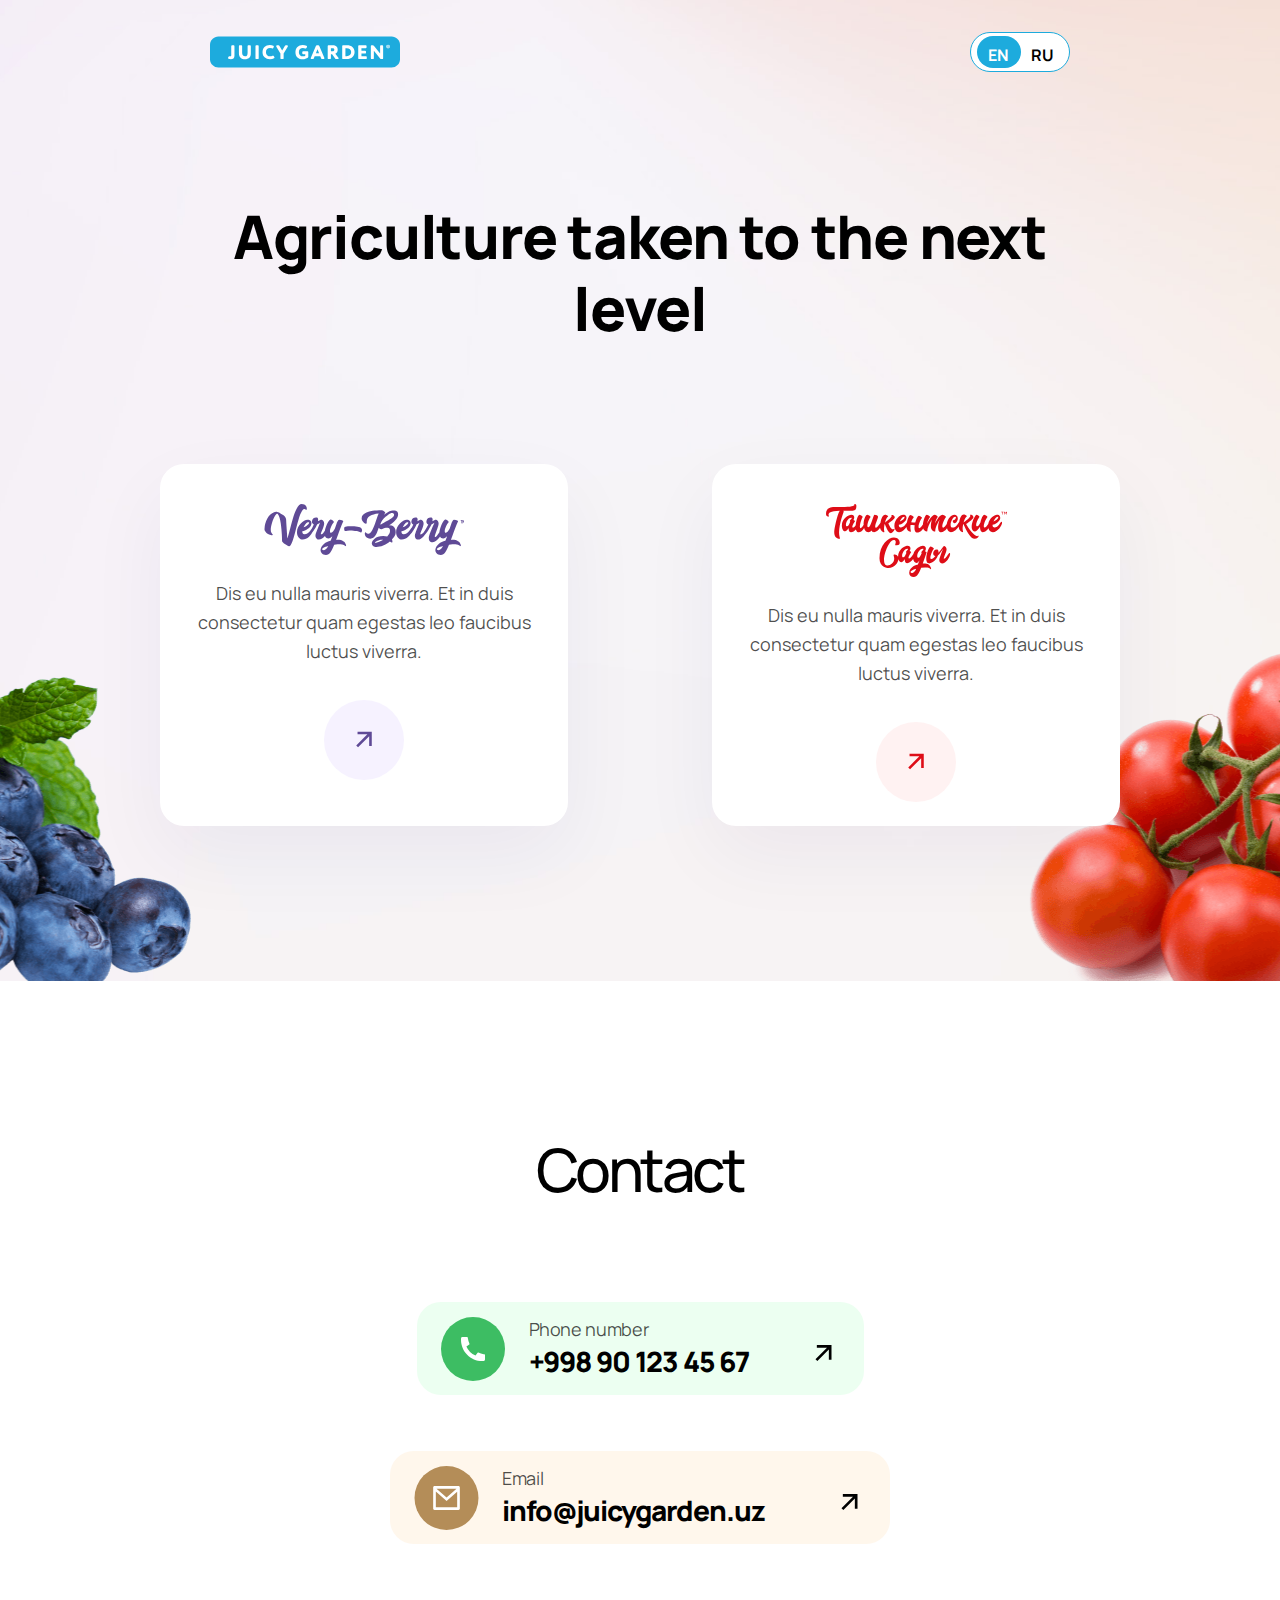
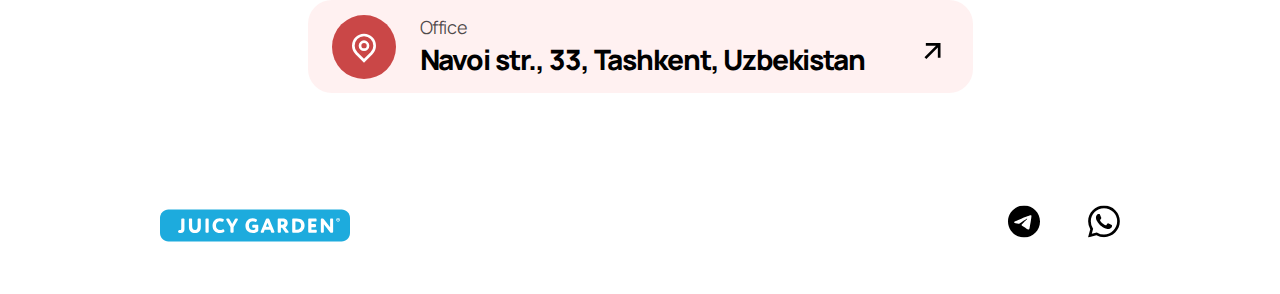
<file: index.html>
<!DOCTYPE html>
<html lang="en">

<head>
  <meta charset="UTF-8">
  <meta http-equiv="X-UA-Compatible" content="IE=edge">
  <meta name="viewport" content="width=device-width, initial-scale=1.0">
  <title>Juicy Garden</title>
  <link rel="stylesheet" href="css/normalize.css">
  <link rel="stylesheet" href="css/main.css">
  <!-- <link rel="stylesheet" href="css/main.min.css"> -->

</head>

<body>
  <div class="header-hero-wrapper">
    <header class="site-header">
      <div class="container site-header__container">
        <a class="main-logo" href="index.html">
          <img src="images/juicy-garden.svg" alt="Juicy Garden" width="200" height="33">
        </a>

        <label class="language">
          <input class="language__chkbx visually-hidden" type="checkbox">
          <span class="switch-circle"></span>
          <span class="switch-lang switch-lang1">EN</span>
          <span class="switch-lang switch-lang2">RU</span>
        </label>
      </div>
    </header>

    <section class="hero">
      <div class="container hero__container">
        <h1 class="hero__title">Agriculture taken to the next level</h1>

        <div class="external-sites-wrapper">
          <div class="external-site">
            <img class="external-site__img very-berry-img" src="images/very-berry.svg" alt="very berry" width="200"
              height="51">
            <p class="external-site__txt">Dis eu nulla mauris viverra. Et in duis consectetur quam egestas leo faucibus
              luctus viverra.</p>
            <a class="external-site__external-link" href="very-berry.html"></a>
          </div>

          <div class="external-site">
            <img class="external-site__img tashkentskiye-sadi-img" src="images/tashkentskiye-sadi.svg"
              alt="tashkentskiye-sadi" width="181" height="73">
            <p class="external-site__txt">Dis eu nulla mauris viverra. Et in duis consectetur quam egestas leo faucibus
              luctus viverra.</p>
            <a class="external-site__external-link external-site__external-link--red"
              href="tashkentskiye-sadi.html"></a>
          </div>
        </div>
      </div>
    </section>
  </div>

  <main>
    <section class="contact">
      <div class="container">
        <div class="contact__container">
          <h2 class="contact__title">Contact</h2>

          <div class="contact__tel-wrapper">
            <span class="contact__subtitle">Phone number</span>
            <a class="contact__tel" href="tel:998901234567">+998 90 123 45 67</a>
          </div>

          <div class="contact__email-wrapper">
            <span class="contact__subtitle">Email</span>
            <a class="contact__mail" href="mailto:info@juicygarden.uz">info@juicygarden.uz</a>
          </div>

          <div class="contact__address-wrapper">
            <span class="contact__subtitle">Office</span>
            <a class="contact__address" href="https://goo.gl/maps/Jgtxv6CvMb767U9a9" target="_blank">
              <address class="contact__address-txt">
                Navoi str., 33, Tashkent, Uzbekistan
              </address>
            </a>
          </div>
        </div>

      </div>
    </section>
  </main>

  <footer class="site-footer">
    <div class="container site-footer__container">
      <a class="main-logo site-footer__main-logo" href="index.html">
        <img src="images/juicy-garden.svg" alt="Juicy Garden" width="200" height="33">
      </a>

      <ul class="socials">
        <li class="socials__item">
          <a class="socials__link" href="#">
            <svg width="32" height="33" fill="none" xmlns="http://www.w3.org/2000/svg">
              <g clip-path="url(#a)">
                <path fill-rule="evenodd" clip-rule="evenodd"
                  d="M32 16.5c0 8.836-7.164 16-16 16s-16-7.164-16-16S7.164.5 16 .5s16 7.164 16 16Zm-15.427-4.188c-1.556.647-4.667 1.987-9.33 4.019-.758.301-1.155.596-1.191.884-.062.488.55.68 1.378.94.114.036.231.072.351.112.817.265 1.916.576 2.487.588.518.01 1.097-.203 1.736-.64 4.357-2.943 6.606-4.43 6.748-4.462.1-.022.238-.052.332.032.093.083.084.24.074.283-.06.257-2.453 2.483-3.693 3.635-.387.358-.66.613-.716.672-.125.129-.253.253-.376.372-.76.73-1.328 1.28.032 2.176.653.43 1.176.786 1.697 1.141.57.388 1.138.775 1.874 1.257.186.123.365.25.54.374.662.473 1.258.897 1.994.83.427-.04.87-.441 1.094-1.64.53-2.834 1.572-8.973 1.813-11.504.015-.21.006-.42-.027-.629a.674.674 0 0 0-.229-.433c-.19-.156-.487-.19-.62-.187-.601.01-1.524.332-5.968 2.18Z"
                  fill="#000" />
              </g>
              <defs>
                <clipPath id="a">
                  <path fill="#fff" transform="translate(0 .5)" d="M0 0h32v32H0z" />
                </clipPath>
              </defs>
            </svg>
          </a>
        </li>

        <li class="socials__item">
          <a class="socials__link" href="#">
            <svg width="32" height="33" fill="none" xmlns="http://www.w3.org/2000/svg">
              <g clip-path="url(#a)">
                <path fill-rule="evenodd" clip-rule="evenodd"
                  d="M23.22 19.676c-.398-.199-2.346-1.156-2.708-1.29-.363-.131-.627-.197-.892.2-.264.395-1.023 1.289-1.254 1.553-.232.265-.462.297-.858.1-.396-.2-1.674-.618-3.187-1.967-1.177-1.05-1.973-2.348-2.204-2.745-.23-.396-.025-.61.173-.808.18-.178.396-.463.595-.694.199-.232.264-.397.396-.662.133-.264.067-.495-.033-.694-.099-.198-.89-2.149-1.222-2.942-.32-.772-.648-.667-.89-.68-.232-.011-.496-.014-.76-.014s-.694.1-1.056.496c-.364.396-1.387 1.355-1.387 3.306 0 1.95 1.419 3.833 1.617 4.098.2.264 2.794 4.267 6.768 5.983.947.408 1.684.652 2.26.833.948.303 1.812.26 2.495.158.76-.114 2.344-.959 2.675-1.884.33-.926.33-1.719.23-1.884-.098-.166-.362-.264-.76-.463h.002Zm-7.23 9.87h-.005a13.16 13.16 0 0 1-6.71-1.837l-.48-.285-4.989 1.31 1.332-4.865-.313-.498a13.148 13.148 0 0 1-2.015-7.014C2.813 9.091 8.725 3.18 15.996 3.18c3.52 0 6.83 1.373 9.317 3.864a13.1 13.1 0 0 1 3.856 9.324c-.003 7.266-5.915 13.18-13.179 13.18ZM27.206 5.152A15.754 15.754 0 0 0 15.99.5C7.25.5.136 7.612.133 16.355a15.818 15.818 0 0 0 2.116 7.927L0 32.5l8.406-2.205a15.841 15.841 0 0 0 7.579 1.93h.006c8.74 0 15.854-7.113 15.856-15.857a15.76 15.76 0 0 0-4.64-11.217Z"
                  fill="#000" />
              </g>
              <defs>
                <clipPath>
                  <path fill="#fff" transform="translate(0 .5)" d="M0 0h32v32H0z" />
                </clipPath>
              </defs>
            </svg>
          </a>
        </li>
      </ul>
    </div>
  </footer>
</body>

</html>
</file>
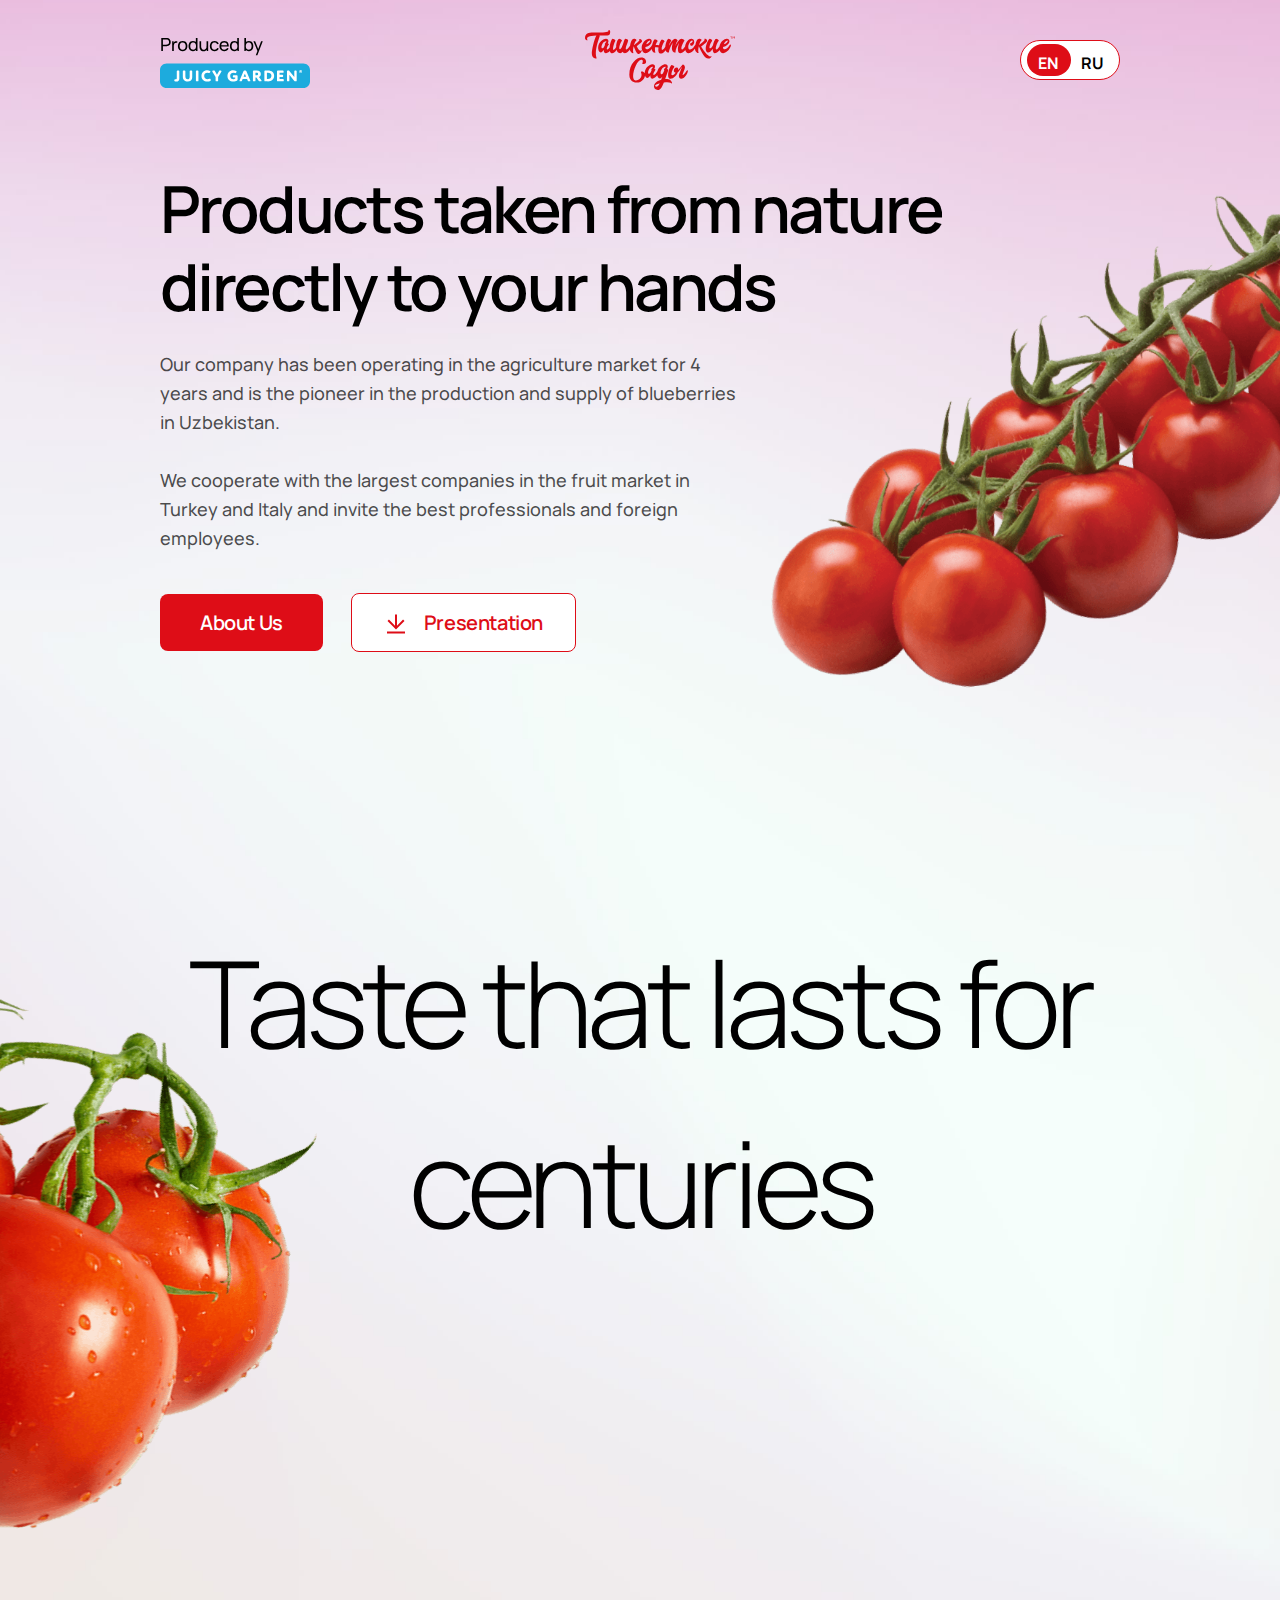
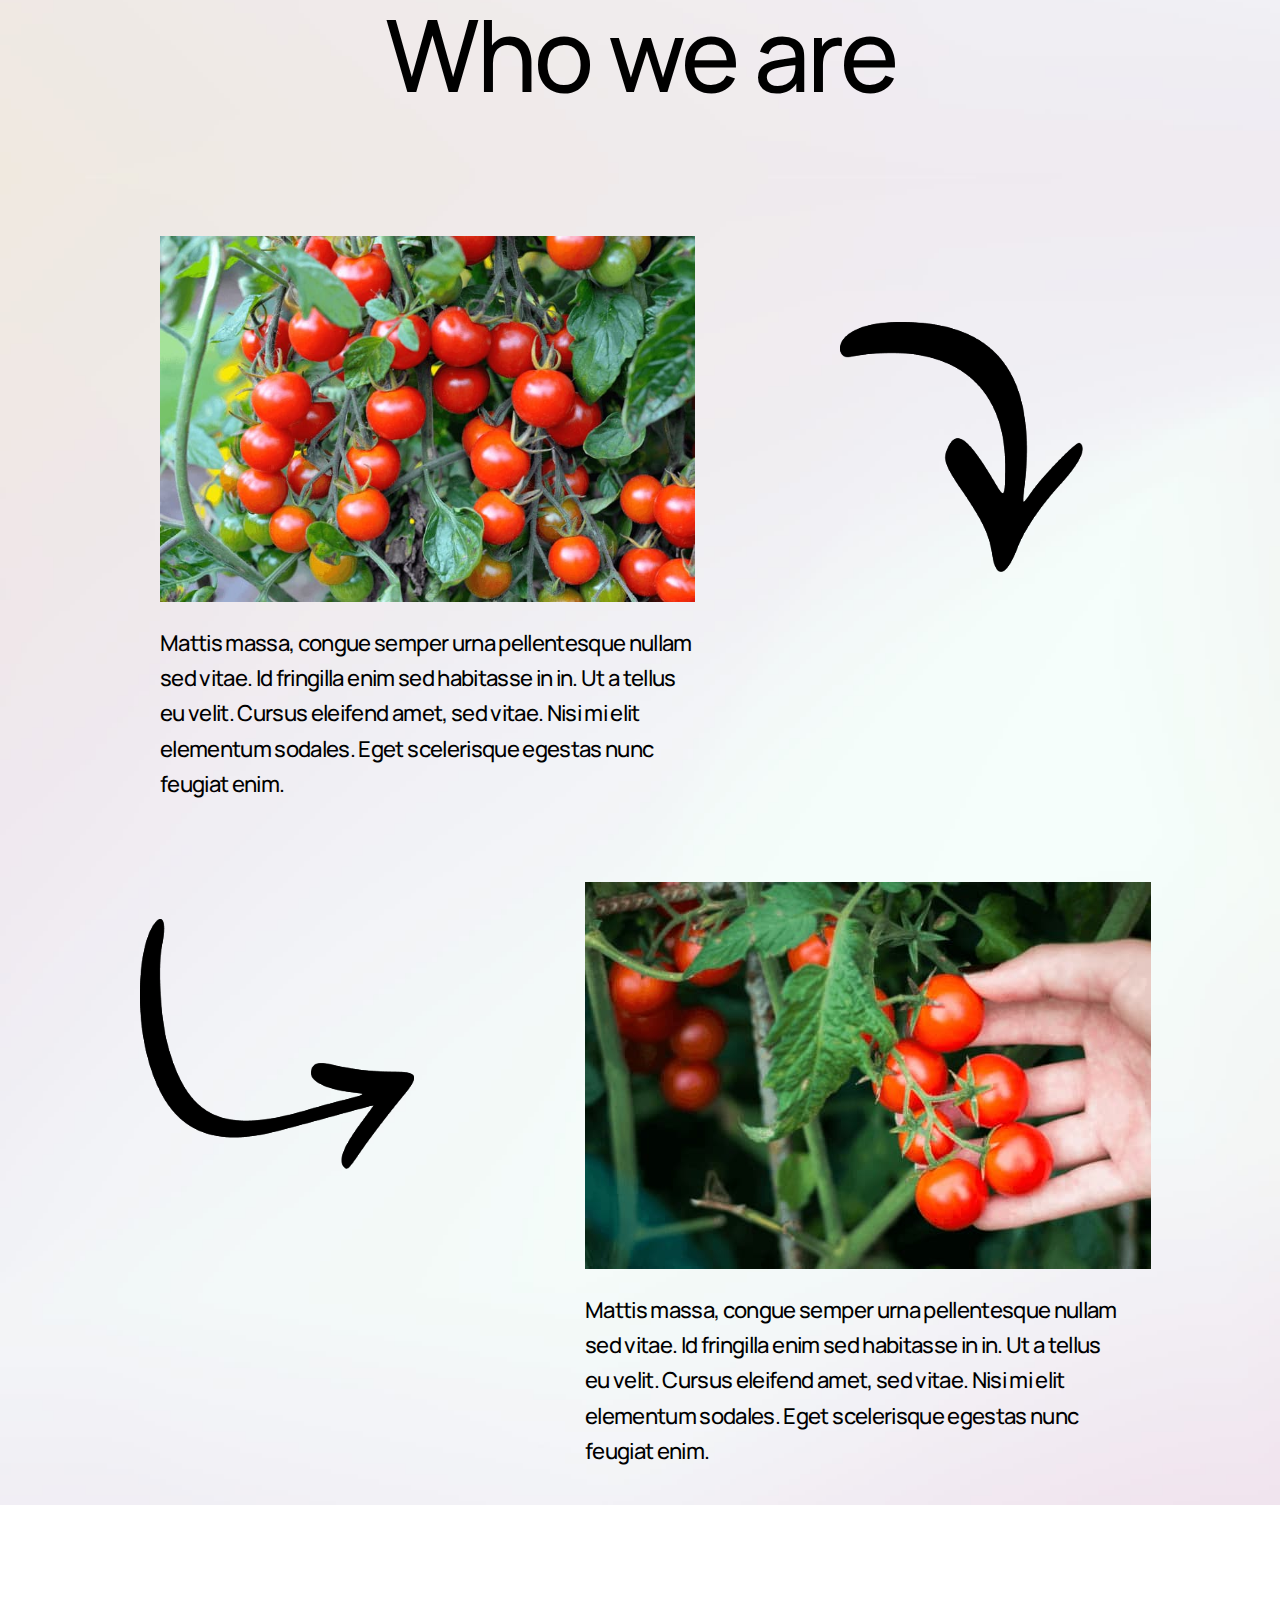
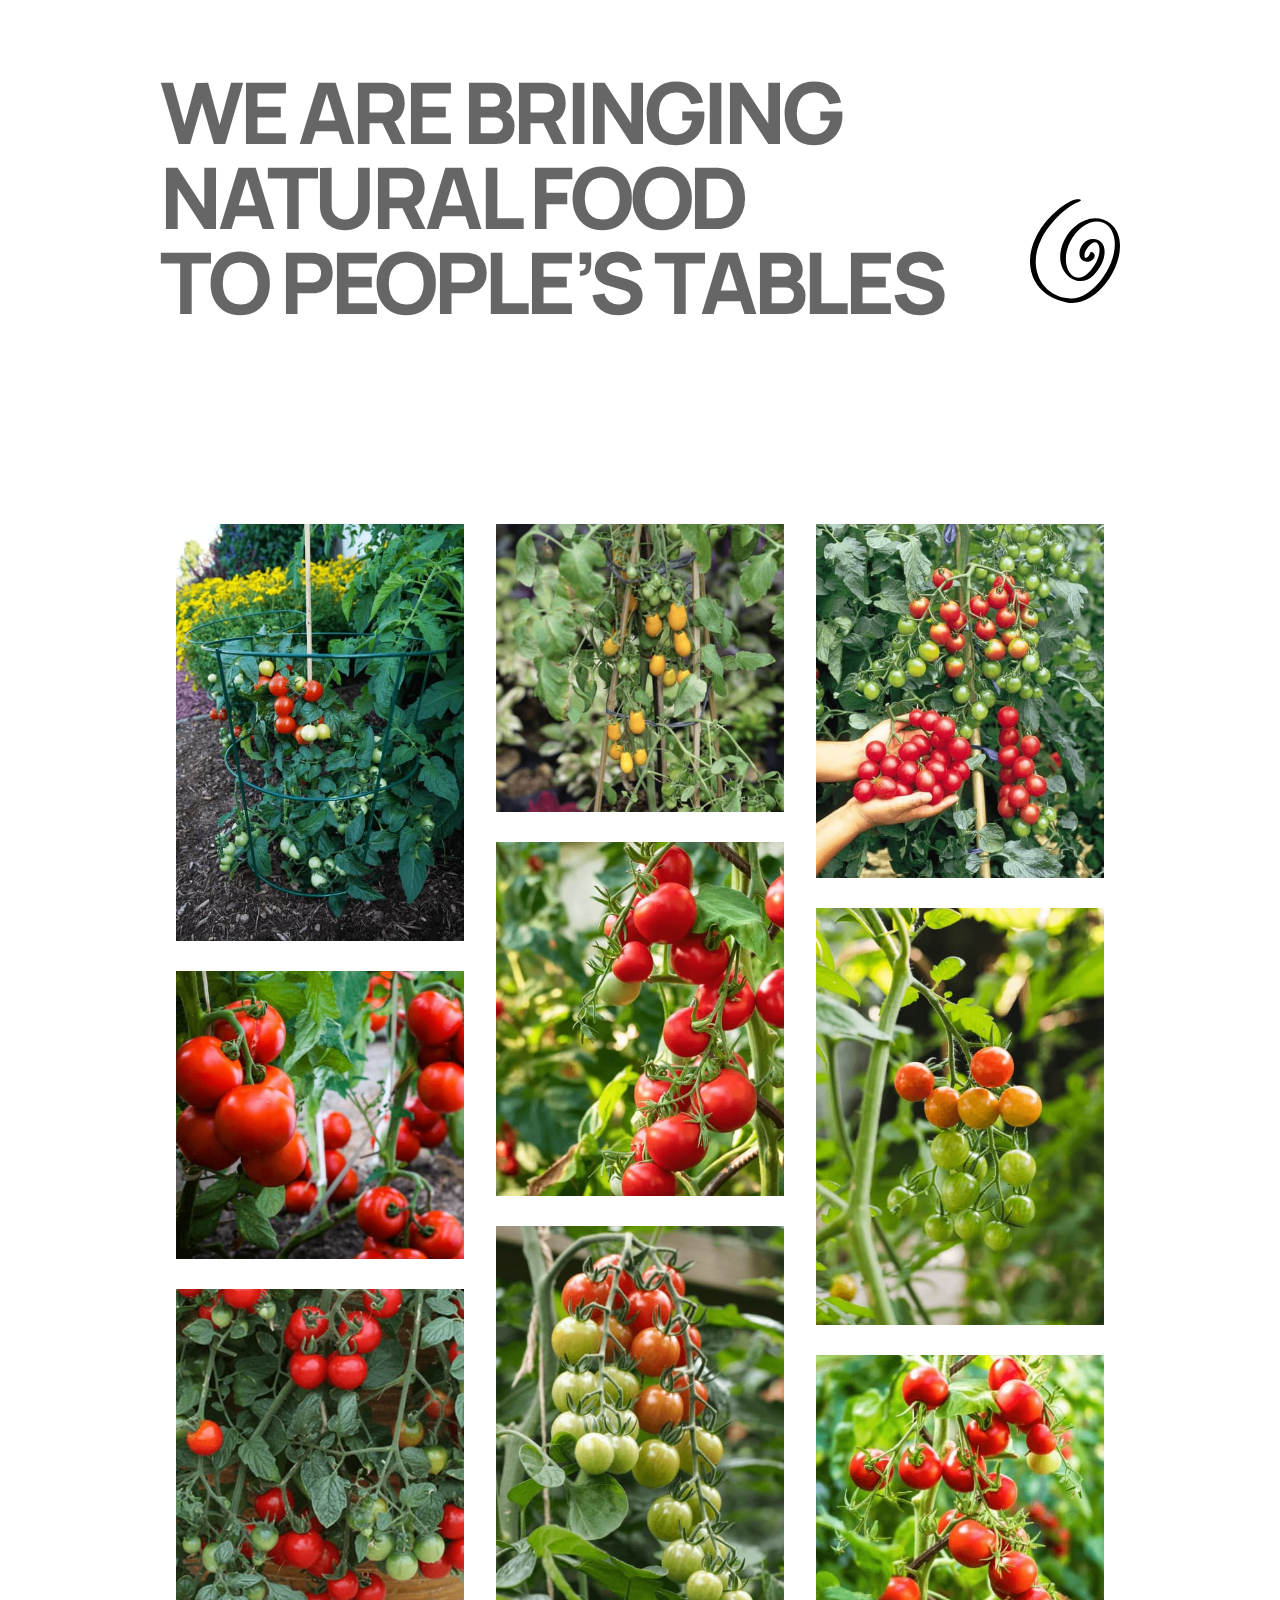
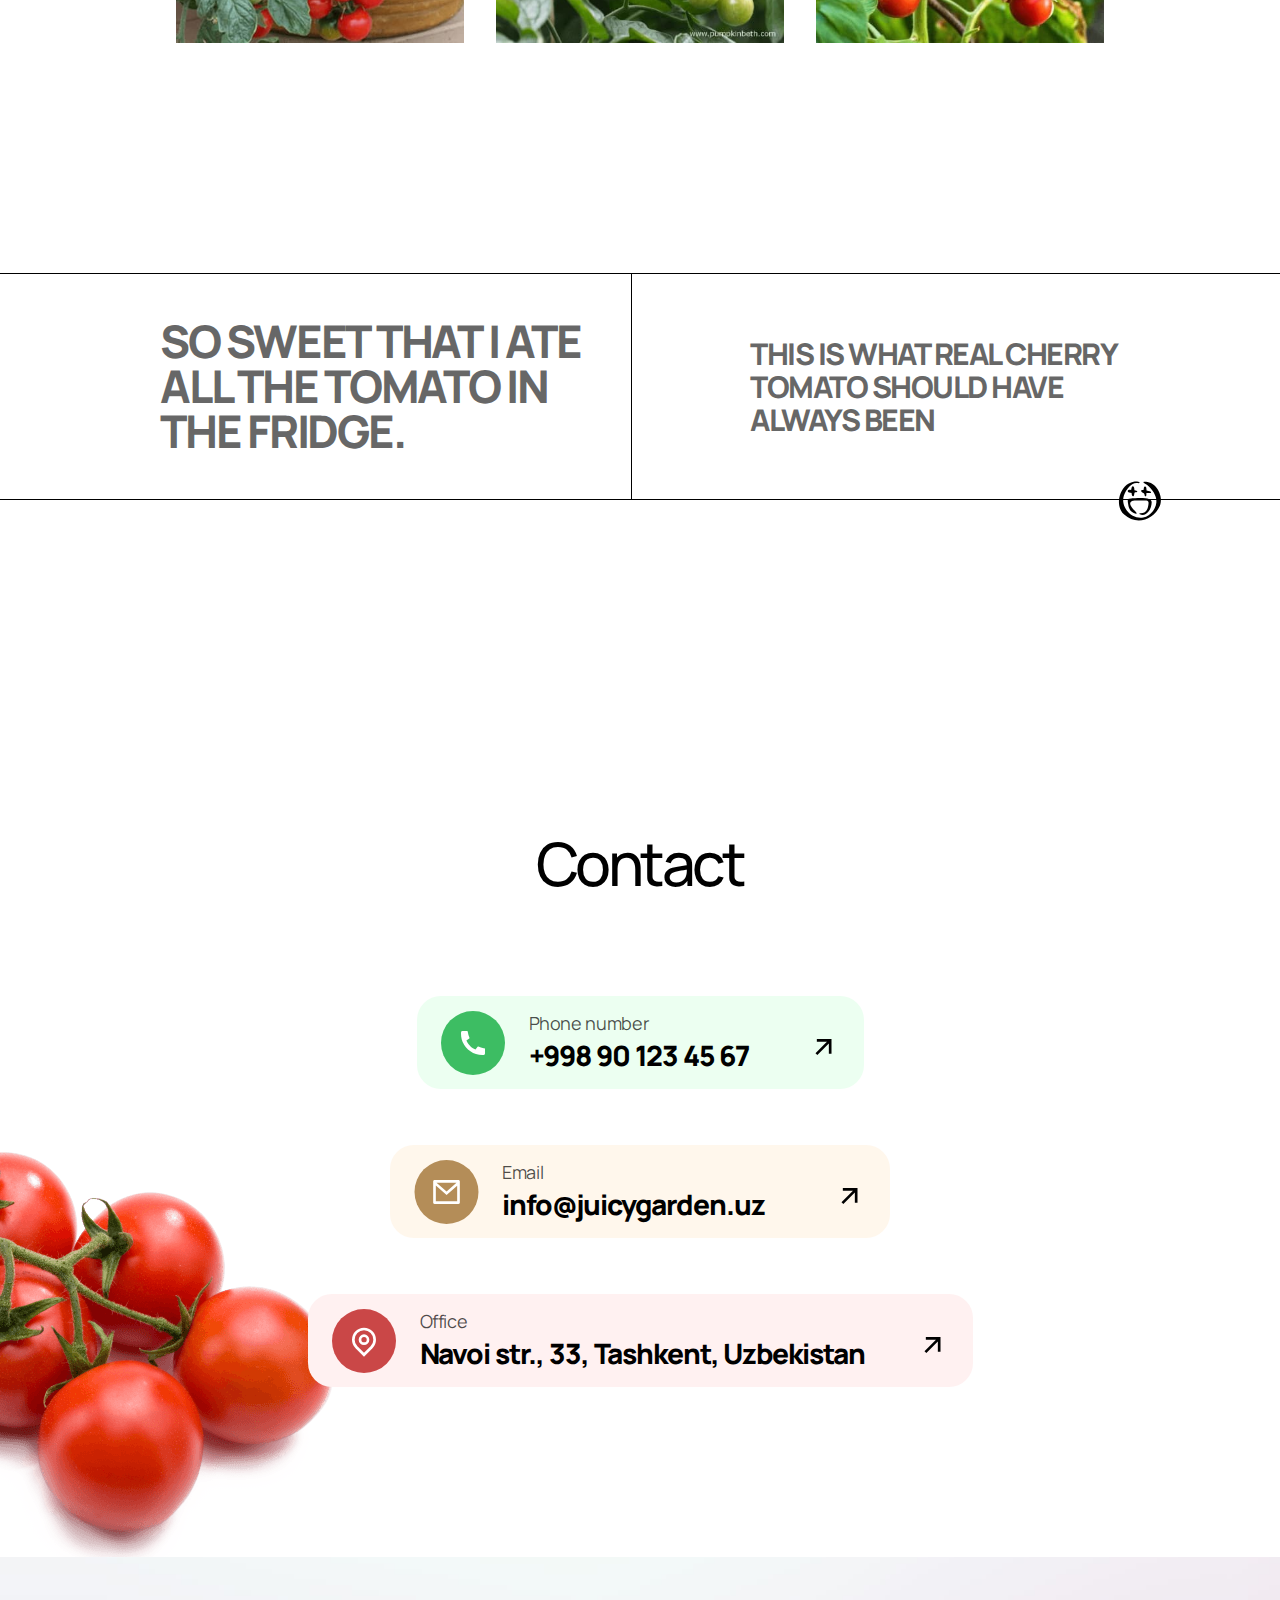
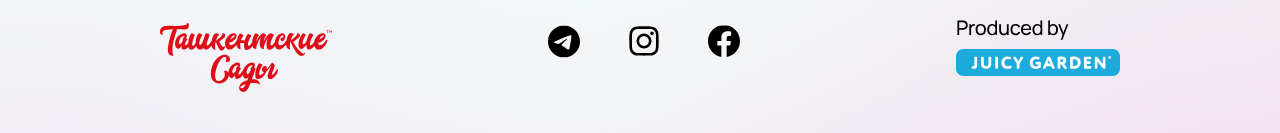
<file: tashkentskiye-sadi.html>
<!DOCTYPE html>
<html lang="en">

<head>
  <meta charset="UTF-8">
  <meta http-equiv="X-UA-Compatible" content="IE=edge">
  <meta name="viewport" content="width=device-width, initial-scale=1.0">
  <title>Ташкентские Сады</title>
  <link href="/favicon.ico" type="image/x-icon" rel="icon" />
  <link rel="stylesheet" href="css/normalize.css">
  <!-- <link rel="stylesheet" href="css/tomato.css"> -->
  <link rel="stylesheet" href="css/main.css">
  <!-- <link rel="stylesheet" href="css/main.min.css"> -->
</head>

<body class="tomato">
  <button class="btn-scroll-top" onclick="topFunction()"></button>

  <header class="tomato__header">
    <div class="container tomato__header__container">
      <a class="produced-by-logo" href="index.html">
        <img class="tomato__logo" src="images/produced-by-juicy.svg" alt="produced by juicygarden" width="164"
          height="62">
      </a>

      <a class="" href="tashkentskiye-sadi.html">
        <img class="tomato__logo" src="images/tashkentkiy-sad-logo.svg" alt="tomato" width="200" height="80">
      </a>

      <label class="language tomato__language">
        <input class="language__chkbx visually-hidden" type="checkbox">
        <span class="switch-circle tomato__switch-circle"></span>
        <span class="switch-lang switch-lang1">EN</span>
        <span class="switch-lang switch-lang2">RU</span>
      </label>
    </div>
  </header>

  <main>
    <section class="tomato__hero">
      <div class="container tomato__hero__container">
        <div class="tomato__hero__content">
          <h1 class="tomato__hero__title">Products taken from nature directly to your hands</h1>
          <p class="tomato__hero__txt">Our company has been operating in the agriculture market for 4 years and is
            the pioneer in the production and supply of blueberries in Uzbekistan. <br> <br> We cooperate with the
            largest companies in the fruit market in Turkey and Italy and invite the best professionals and foreign
            employees.
          </p>

          <div class="tomato__hero__links-wrapper">
            <a class="tomato__hero__link" href="#about-us">About Us</a>
            <a class="tomato__hero__download-presentation-link" href="media/Presentation.pptx"
              download="Juicy garden presentation">Presentation</a>
          </div>
        </div>
      </div>
    </section>

    <section class="tomato__taste">
      <div class="container tomato__taste__container">
        <h2 class="tomato__taste__title">Taste that lasts for centuries</h2>
      </div>
    </section>

    <section class="tomato__about-us">
      <div class="container tomato__about-us__container" id="about-us">
        <h2 class="tomato__about-us__title">Who we are</h2>
        <div class="tomato__about-us__card">
          <img class="tomato__about-us__card-img" src="images/tomato-about-us1.jpg" alt="red cherry tomatoes in branch"
            width="804" height="550">
          <p class="tomato__about-us__card-txt">Mattis massa, congue semper urna pellentesque nullam sed vitae. Id
            fringilla enim sed habitasse in in. Ut a tellus eu velit. Cursus eleifend amet, sed vitae. Nisi mi elit
            elementum sodales. Eget scelerisque egestas nunc feugiat enim.</p>
        </div>

        <div class="tomato__about-us__card tomato__about-us__card--small">
          <img class="tomato__about-us__card-img" src="images/tomato-about-us2.jpg" alt="red cherry tomatoes in branch"
            width="566" height="387">
          <p class="tomato__about-us__card-txt">Mattis massa, congue semper urna pellentesque nullam sed vitae. Id
            fringilla enim sed habitasse in in. Ut a tellus eu velit. Cursus eleifend amet, sed vitae. Nisi mi elit
            elementum sodales. Eget scelerisque egestas nunc feugiat enim.</p>
        </div>


      </div>
    </section>

    <section class="tomato__gallery">
      <div class="container tomato__gallery__container">
        <h2 class="tomato__gallery__title">WE ARE BRINGING NATURAL FOOD <br> TO PEOPLE’S TABLES</h2>
        <div class="tomato__gallery-wrapper">

          <div class="tomato__col tomato__col1">
            <picture class="tomato__picture">
              <source media="(max-width:576px)" srcset="images/gallery-mobile1.png">

              <source media="(max-width:744px)" srcset="images/gallery-tablet1.png">

              <img class="tomato__img" src="images/gallery-desktop1.jpg" alt="cherry tomato">
            </picture>

            <picture class="tomato__picture">
              <source media="(max-width:576px)" srcset="images/gallery-mobile2.png">

              <source media="(max-width:744px)" srcset="images/gallery-tablet2.png">

              <img class="tomato__img" src="images/gallery-desktop2.jpg" alt="cherry tomato">
            </picture>

            <picture class="tomato__picture">
              <source media="(max-width:576px)" srcset="images/gallery-mobile3.png">

              <source media="(max-width:744px)" srcset="images/gallery-tablet3.png">

              <img class="tomato__img" src="images/gallery-desktop-3.jpg" alt="cherry tomato">
            </picture>
          </div>

          <div class="tomato__col tomato__col2">
            <picture class="tomato__picture">
              <source media="(max-width:576px)" srcset="images/gallery-mobile4.png">

              <source media="(max-width:744px)" srcset="images/gallery-tablet4.png">

              <img class="tomato__img" src="images/gallery-desktop4.jpg" alt="cherry tomato">
            </picture>

            <picture class="tomato__picture">
              <source media="(max-width:576px)" srcset="images/gallery-mobile5.png">

              <source media="(max-width:744px)" srcset="images/gallery-tablet5.png">

              <img class="tomato__img" src="images/gallery-desktop5.jpg" alt="cherry tomato">
            </picture>

            <picture class="tomato__picture">
              <source media="(max-width:576px)" srcset="images/gallery-mobile6.png">

              <source media="(max-width:744px)" srcset="images/gallery-tablet6.png">

              <img class="tomato__img" src="images/gallery-desktop6.jpg" alt="cherry tomato">
            </picture>
          </div>

          <div class="tomato__col tomato__col3">
            <picture class="tomato__picture">
              <source media="(max-width:576px)" srcset="images/gallery-mobile7.png">

              <source media="(max-width:744px)" srcset="images/gallery-tablet7.png">

              <img class="tomato__img tomato__img--margin" src="images/gallery-desktop7.jpg" alt="cherry tomato">
            </picture>

            <picture class="tomato__picture">
              <source media="(max-width:576px)" srcset="images/gallery-mobile8.png">

              <source media="(max-width:744px)" srcset="images/gallery-tablet8.png">

              <img class="tomato__img" src="images/gallery-desktop8.jpg" alt="cherry tomato">
            </picture>

            <picture class="tomato__picture">
              <source media="(max-width:576px)" srcset="images/gallery-mobile9.png">

              <source media="(max-width:744px)" srcset="images/gallery-tablet9.png">

              <img class="tomato__img tomato__img--margin" src="images/gallery-desktop9.jpg" alt="cherry tomato">
            </picture>
          </div>
        </div>
      </div>
    </section>

    <section class="tomato__sweet">
      <div class="tomato__sweet-wrapper">
        <div class="container tomato__sweet__container">
          <div class="tomato__sweet__title-wrapper">
            <h2 class="tomato__sweet__title">SO SWEET THAT I ATE ALL THE TOMATO IN THE FRIDGE.</h2>
          </div>

          <div class="tomato__sweet__txt-wrapper">
            <p class="tomato__sweet__txt">THIS IS WHAT REAL CHERRY TOMATO SHOULD HAVE ALWAYS BEEN</p>
          </div>
        </div>

      </div>
    </section>

    <section class="tomato__contact">
      <div class="container tomato__contact__container">
        <h2 class="tomato__contact__title">Contact</h2>

        <div class="tomato__contact__tel-wrapper">
          <span class="tomato__contact__subtitle">Phone number</span>
          <a class="tomato__contact__tel" href="tel:998901234567">+998 90 123 45 67</a>
        </div>

        <div class="tomato__contact__email-wrapper">
          <span class="tomato__contact__subtitle">Email</span>
          <a class="tomato__contact__mail" href="mailto:info@juicygarden.uz">info@juicygarden.uz</a>
        </div>

        <div class="tomato__contact__address-wrapper">
          <span class="tomato__contact__subtitle">Office</span>
          <a class="tomato__contact__address" href="https://goo.gl/maps/Jgtxv6CvMb767U9a9" target="_blank">
            <address class="tomato__contact__address-txt">
              Navoi str., 33, Tashkent, Uzbekistan
            </address>
          </a>
        </div>
      </div>
    </section>
  </main>

  <footer class="tomato__footer">
    <div class="container tomato__footer__container">
      <a class="tomato__footer__main-logo" href="tomato.html">
        <img class="" src="images/tashkentkiy-sad-logo.svg" alt="tashkentskiye-sadi" width="172" height="44">
      </a>

      <ul class="tomato__footer__socials">
        <li class="tomato__footer__socials-item">
          <a class="tomato__footer__socials-link" href="#">
            <svg width="32" height="33" fill="none" xmlns="http://www.w3.org/2000/svg">
              <g clip-path="url(#a)">
                <path fill-rule="evenodd" clip-rule="evenodd"
                  d="M32 16.5c0 8.836-7.164 16-16 16s-16-7.164-16-16S7.164.5 16 .5s16 7.164 16 16Zm-15.427-4.188c-1.556.647-4.667 1.987-9.33 4.019-.758.301-1.155.596-1.191.884-.062.488.55.68 1.378.94.114.036.231.072.351.112.817.265 1.916.576 2.487.588.518.01 1.097-.203 1.736-.64 4.357-2.943 6.606-4.43 6.748-4.462.1-.022.238-.052.332.032.093.083.084.24.074.283-.06.257-2.453 2.483-3.693 3.635-.387.358-.66.613-.716.672-.125.129-.253.253-.376.372-.76.73-1.328 1.28.032 2.176.653.43 1.176.786 1.697 1.141.57.388 1.138.775 1.874 1.257.186.123.365.25.54.374.662.473 1.258.897 1.994.83.427-.04.87-.441 1.094-1.64.53-2.834 1.572-8.973 1.813-11.504.015-.21.006-.42-.027-.629a.674.674 0 0 0-.229-.433c-.19-.156-.487-.19-.62-.187-.601.01-1.524.332-5.968 2.18Z"
                  fill="black" />
              </g>
              <defs>
                <clipPath id="a">
                  <path fill="#fff" transform="translate(0 .5)" d="M0 0h32v32H0z" />
                </clipPath>
              </defs>
            </svg>
          </a>
        </li>

        <li class="tomato__footer__socials-item">
          <a class="tomato__footer__socials-link" href="#">
            <svg width="32" height="33" fill="none" xmlns="http://www.w3.org/2000/svg">
              <path fill-rule="evenodd" clip-rule="evenodd"
                d="M9.953 1.423c1.564-.072 2.063-.088 6.047-.088 3.984 0 4.483.017 6.045.088 1.563.07 2.63.32 3.563.681.977.37 1.864.947 2.597 1.694a7.163 7.163 0 0 1 1.691 2.596c.363.933.61 2 .683 3.56.072 1.566.088 2.065.088 6.048 0 3.984-.018 4.482-.088 6.046-.071 1.56-.32 2.627-.683 3.56a7.195 7.195 0 0 1-1.69 2.599 7.192 7.192 0 0 1-2.598 1.69c-.933.363-2 .611-3.56.683-1.565.072-2.064.088-6.048.088s-4.483-.017-6.047-.088c-1.56-.07-2.626-.32-3.56-.682a7.196 7.196 0 0 1-2.598-1.691 7.19 7.19 0 0 1-1.692-2.597c-.362-.934-.61-2-.682-3.56-.072-1.567-.088-2.066-.088-6.048 0-3.984.018-4.483.088-6.046.071-1.562.32-2.629.682-3.562a7.195 7.195 0 0 1 1.693-2.598 7.19 7.19 0 0 1 2.596-1.692c.933-.361 2-.609 3.56-.681h.001Zm11.974 2.64c-1.547-.07-2.011-.085-5.927-.085-3.916 0-4.38.014-5.927.085-1.43.065-2.206.304-2.724.505a4.554 4.554 0 0 0-1.686 1.096 4.55 4.55 0 0 0-1.096 1.687c-.202.517-.44 1.293-.506 2.724-.07 1.547-.085 2.01-.085 5.927 0 3.916.015 4.38.085 5.926.066 1.431.304 2.207.506 2.724.234.636.609 1.214 1.096 1.687.473.487 1.05.861 1.686 1.096.518.201 1.294.44 2.724.505 1.547.071 2.01.086 5.927.086s4.38-.015 5.927-.086c1.43-.065 2.206-.304 2.724-.505a4.555 4.555 0 0 0 1.686-1.096 4.553 4.553 0 0 0 1.096-1.687c.202-.517.44-1.293.506-2.724.07-1.546.085-2.01.085-5.926 0-3.916-.015-4.38-.085-5.927-.066-1.43-.304-2.207-.506-2.724a4.555 4.555 0 0 0-1.096-1.687 4.55 4.55 0 0 0-1.686-1.096c-.518-.201-1.294-.44-2.724-.505Zm-7.8 16.46a4.893 4.893 0 1 0 3.521-9.128 4.893 4.893 0 0 0-3.521 9.128Zm-3.458-9.852a7.538 7.538 0 1 1 10.661 10.66 7.538 7.538 0 0 1-10.66-10.66Zm14.542-1.085a1.783 1.783 0 1 0-2.448-2.595 1.783 1.783 0 0 0 2.448 2.595Z"
                fill="black" /></svg>
          </a>
        </li>

        <li class="tomato__footer__socials-item">
          <a class="tomato__footer__socials-link" href="#">
            <svg width="32" height="33" fill="none" xmlns="http://www.w3.org/2000/svg">
              <g clip-path="url(#a)">
                <path fill-rule="evenodd" clip-rule="evenodd"
                  d="M0 16.091c0 7.955 5.777 14.57 13.333 15.911V20.446h-4v-4.444h4v-3.556c0-4 2.578-6.221 6.223-6.221 1.155 0 2.4.177 3.555.354v4.09h-2.044c-1.956 0-2.4.977-2.4 2.222v3.111h4.266l-.71 4.444h-3.556v11.556C26.223 30.661 32 24.047 32 16.092c0-8.85-7.2-16.09-16-16.09S0 7.242 0 16.092Z"
                  fill="black" />
              </g>
              <defs>
                <clipPath>
                  <path fill="black" transform="translate(0 .002)" d="M0 0h32v32H0z" />
                </clipPath>
              </defs>
            </svg>
          </a>
        </li>
      </ul>

      <a class="tomato__footer__produced-by-logo" href="index.html">
        <img class="tomato__footer__produced-by-logo" src="images/produced-by-juicy.svg" alt="produced-by-juicy" width="164" height="62">
      </a>
    </div>
  </footer>

  <script src="js/main.js"></script>
</body>

</html>
</file>
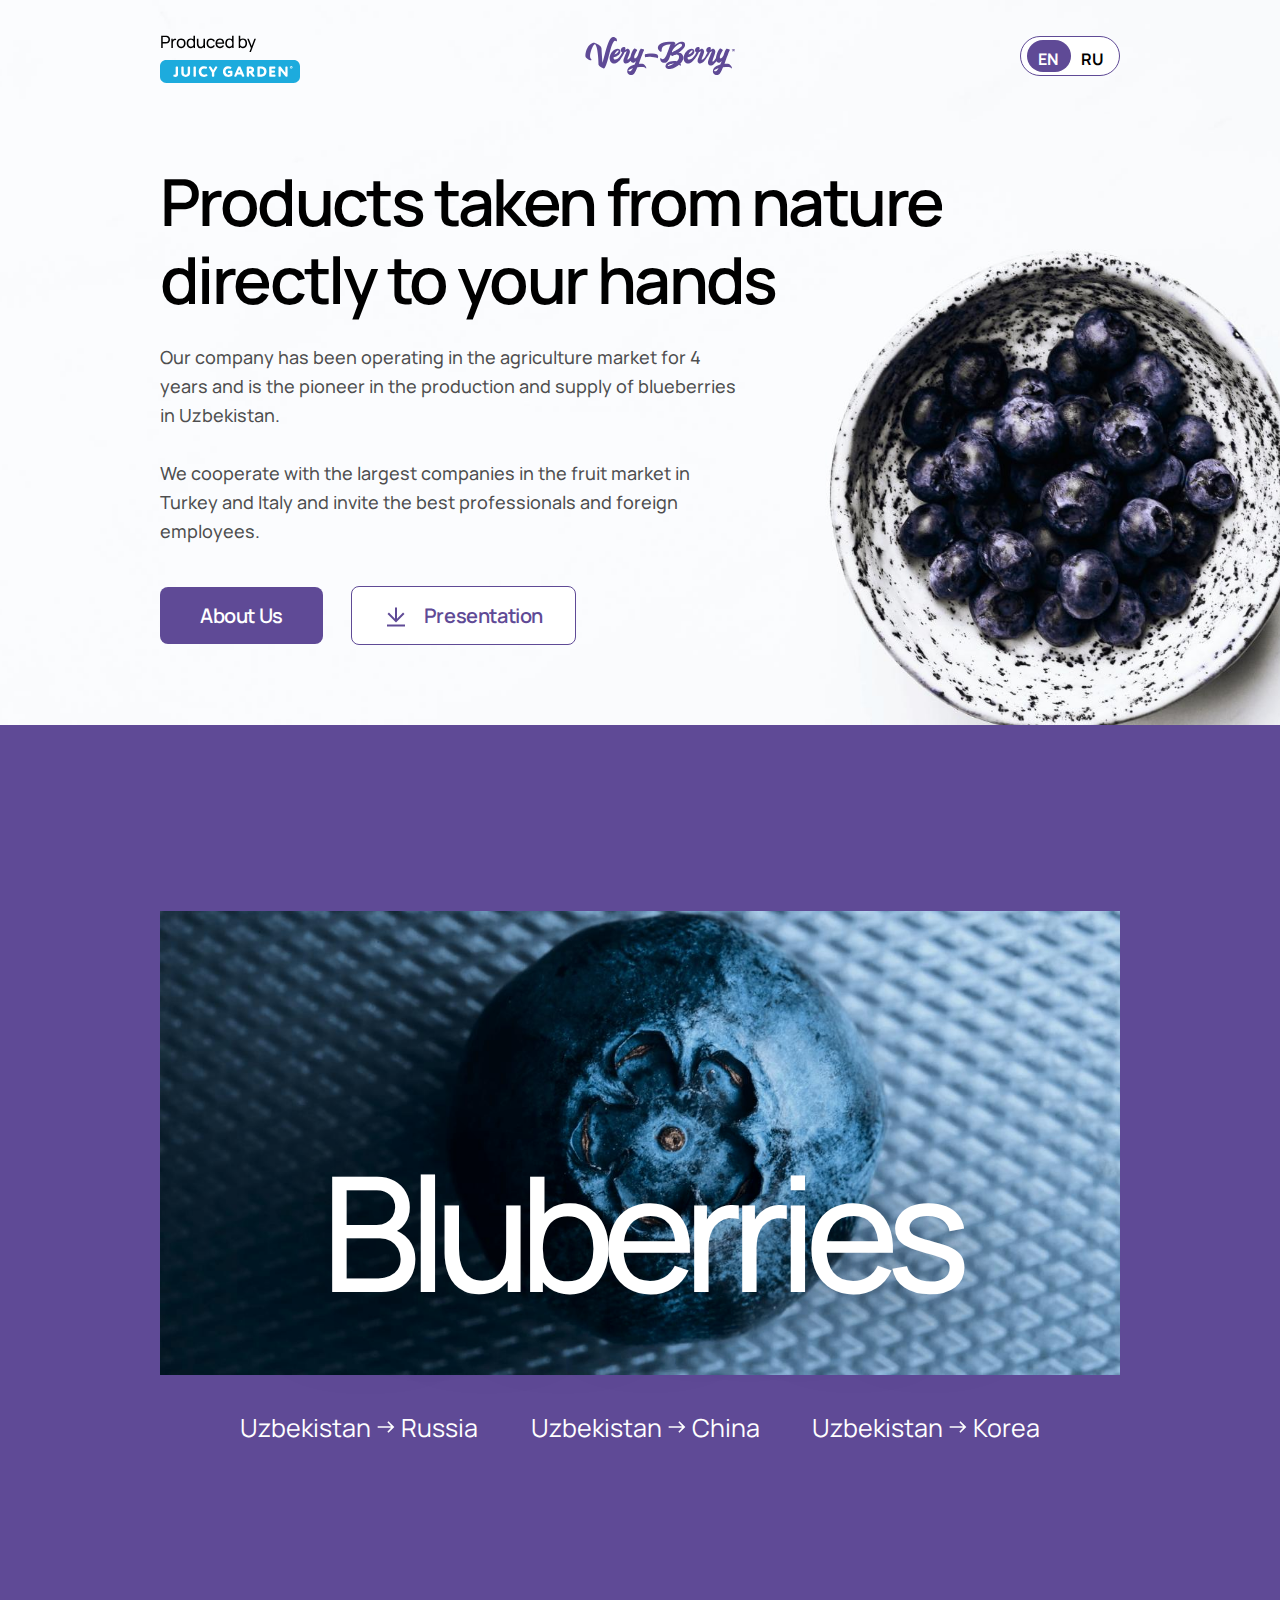
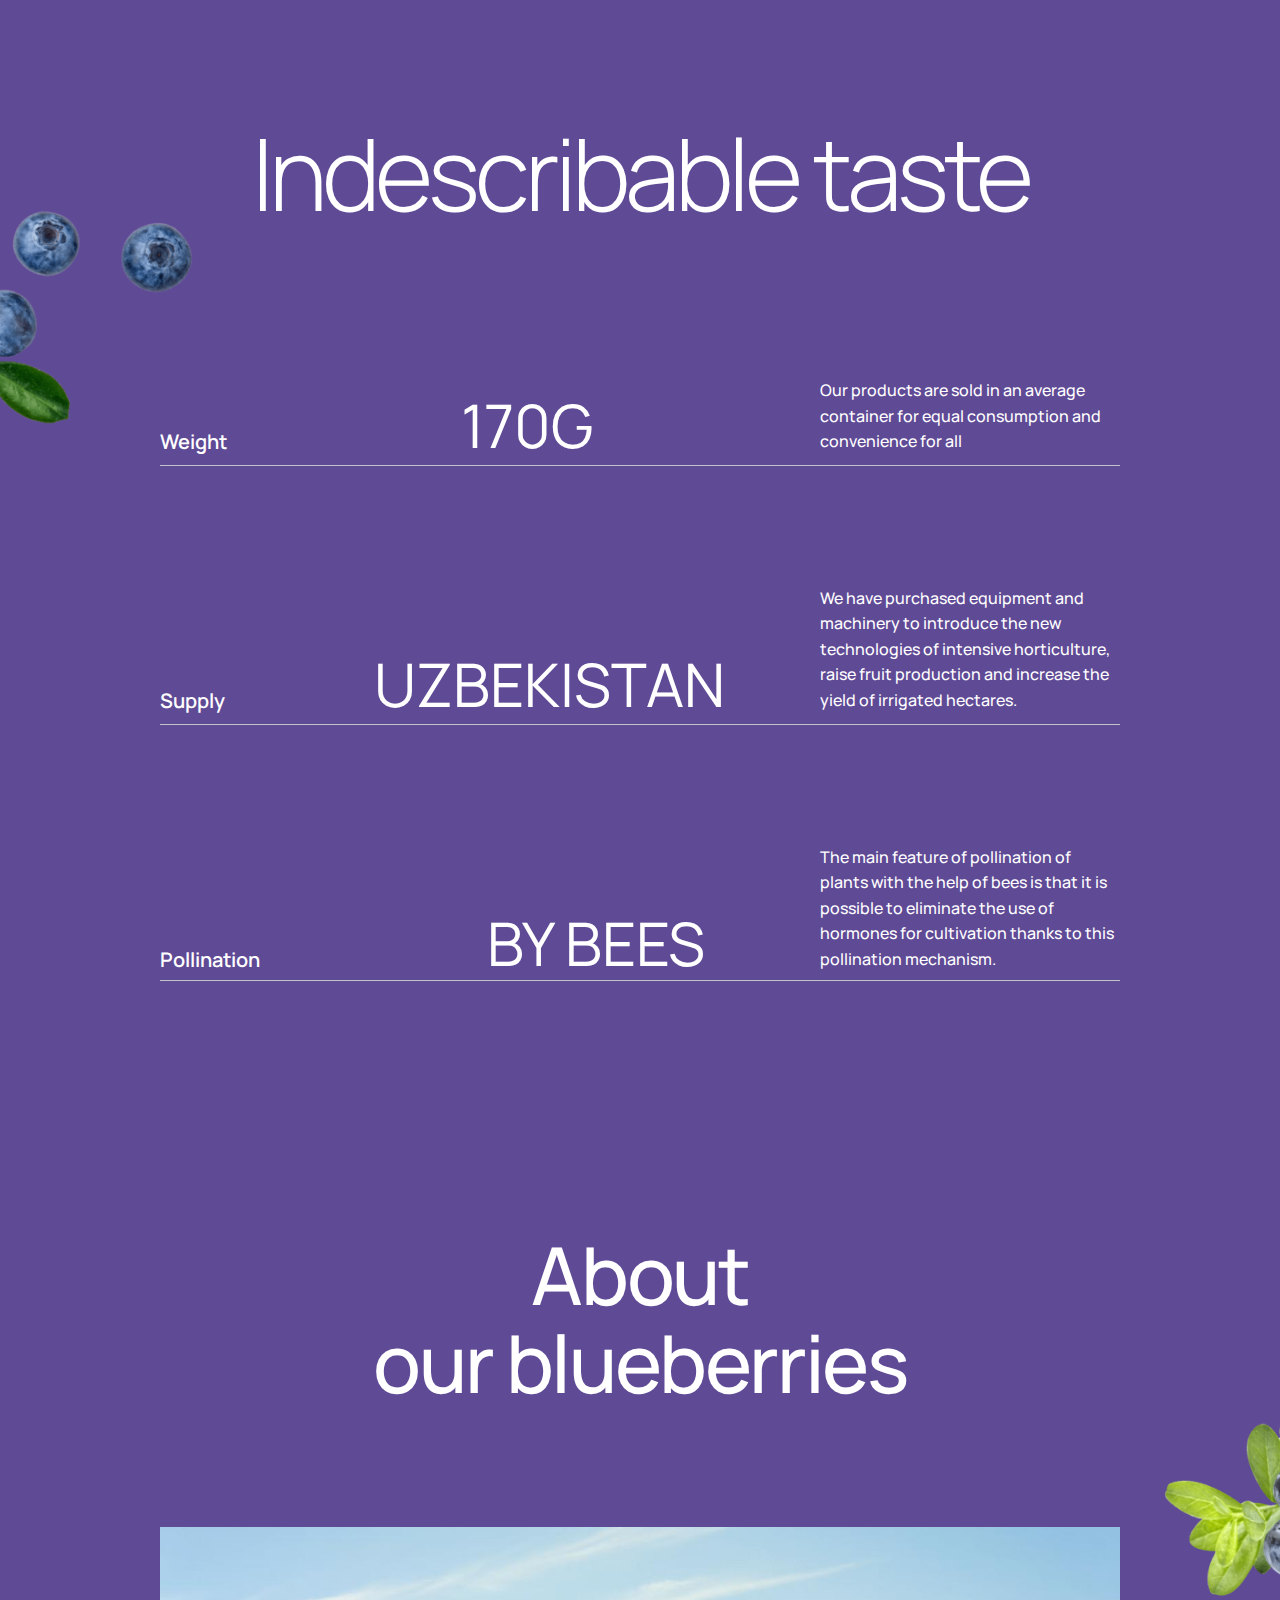
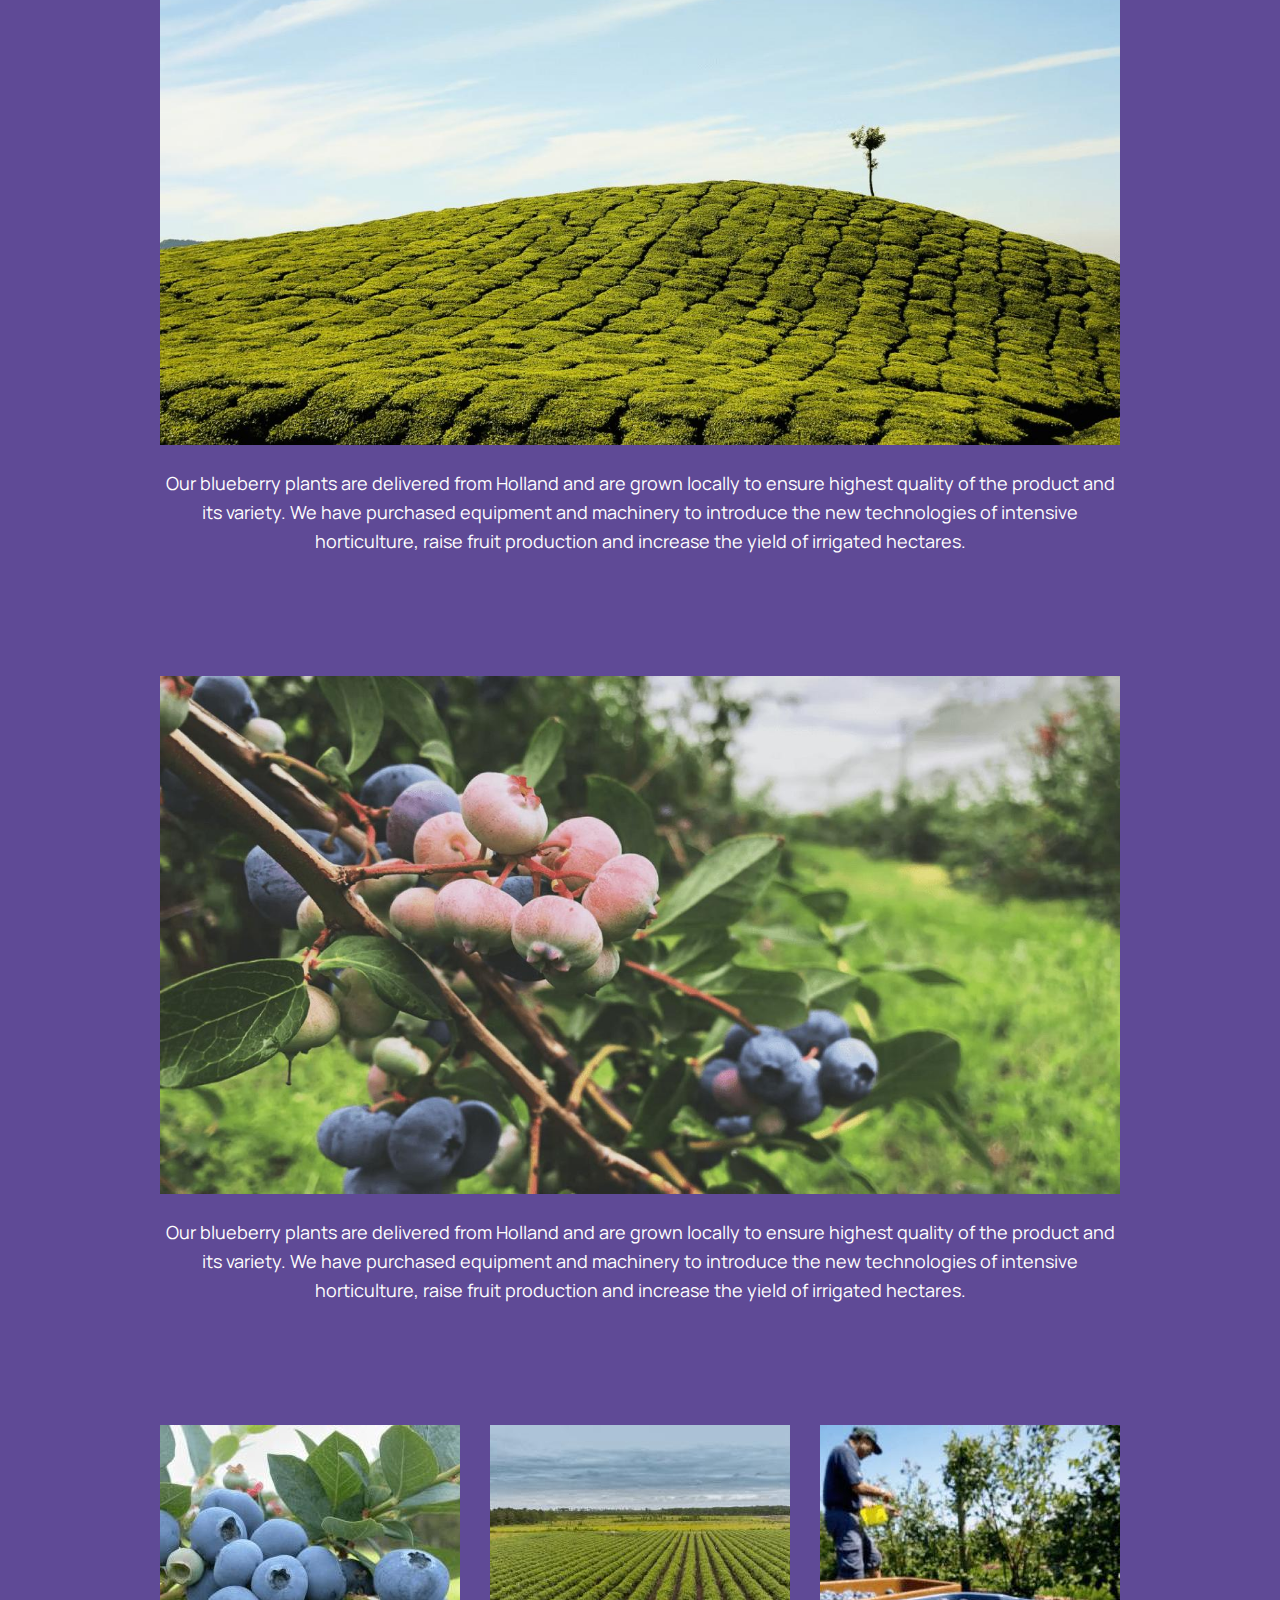
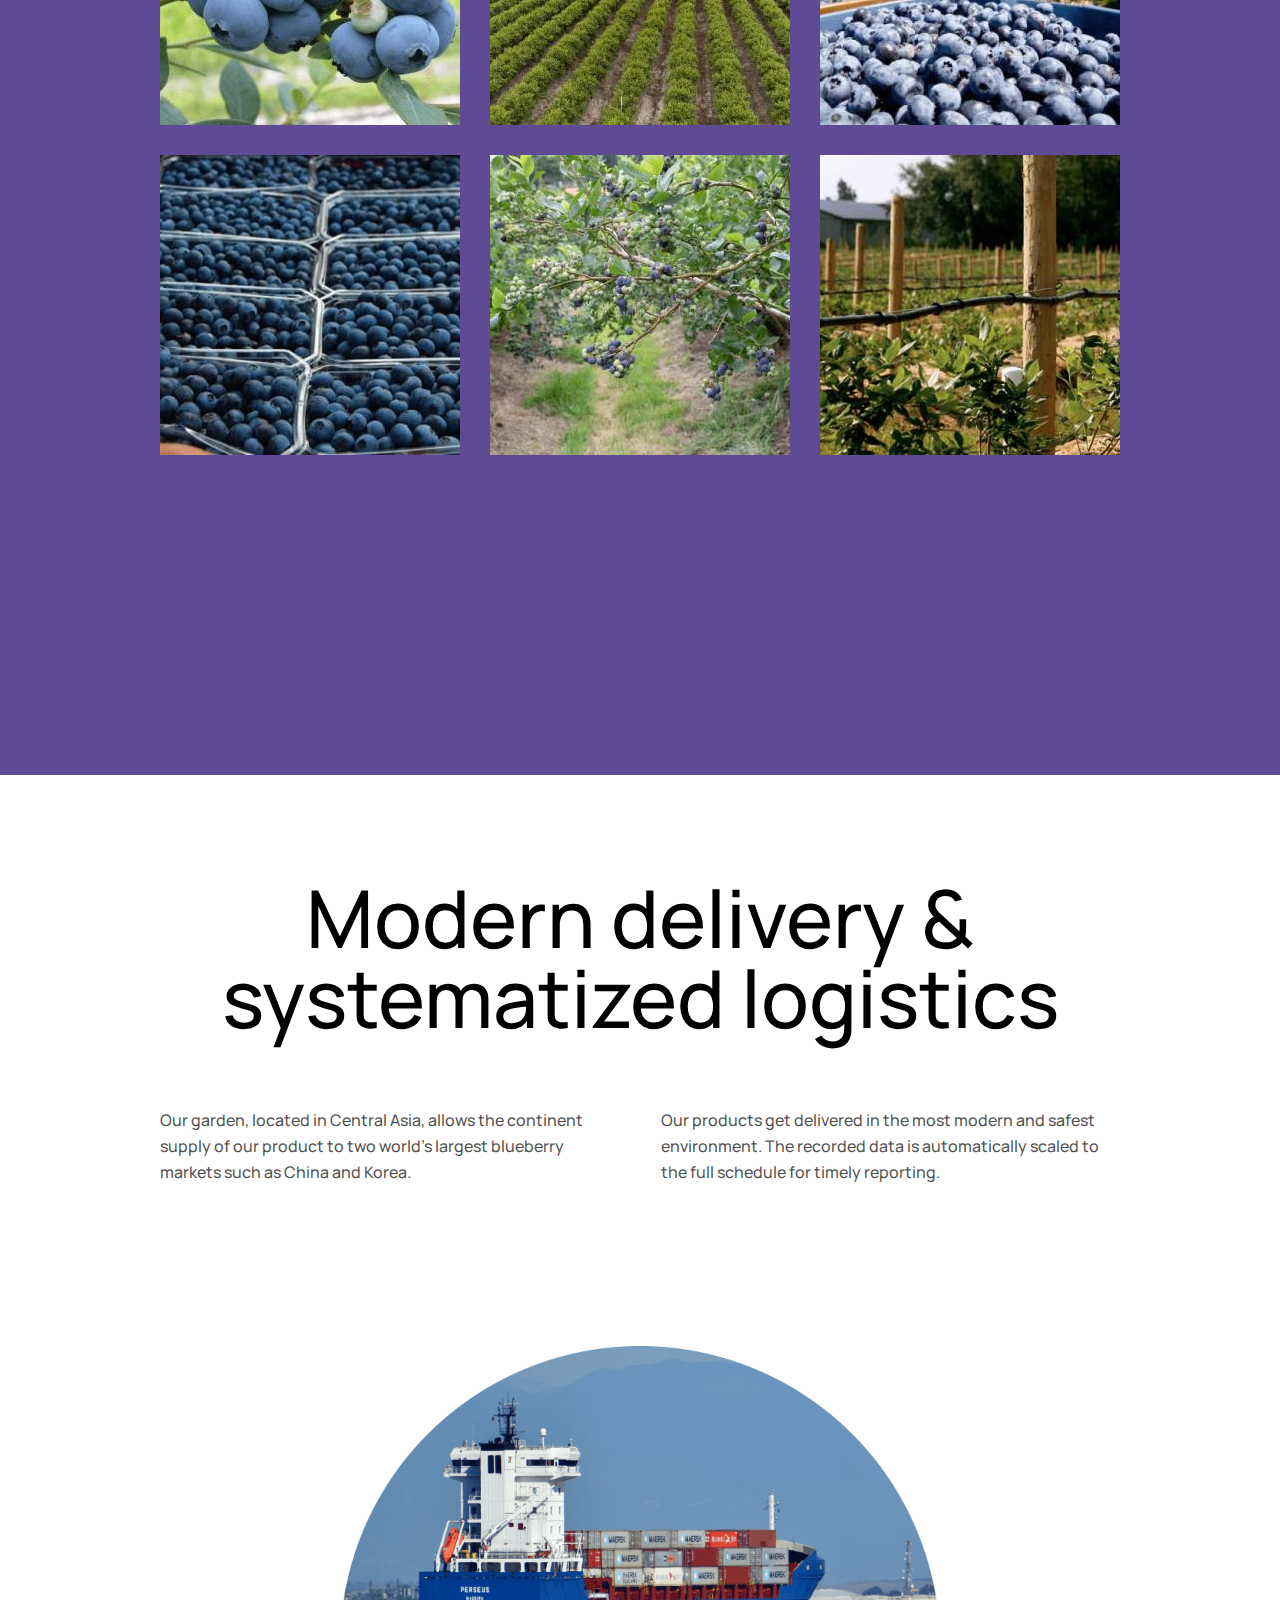
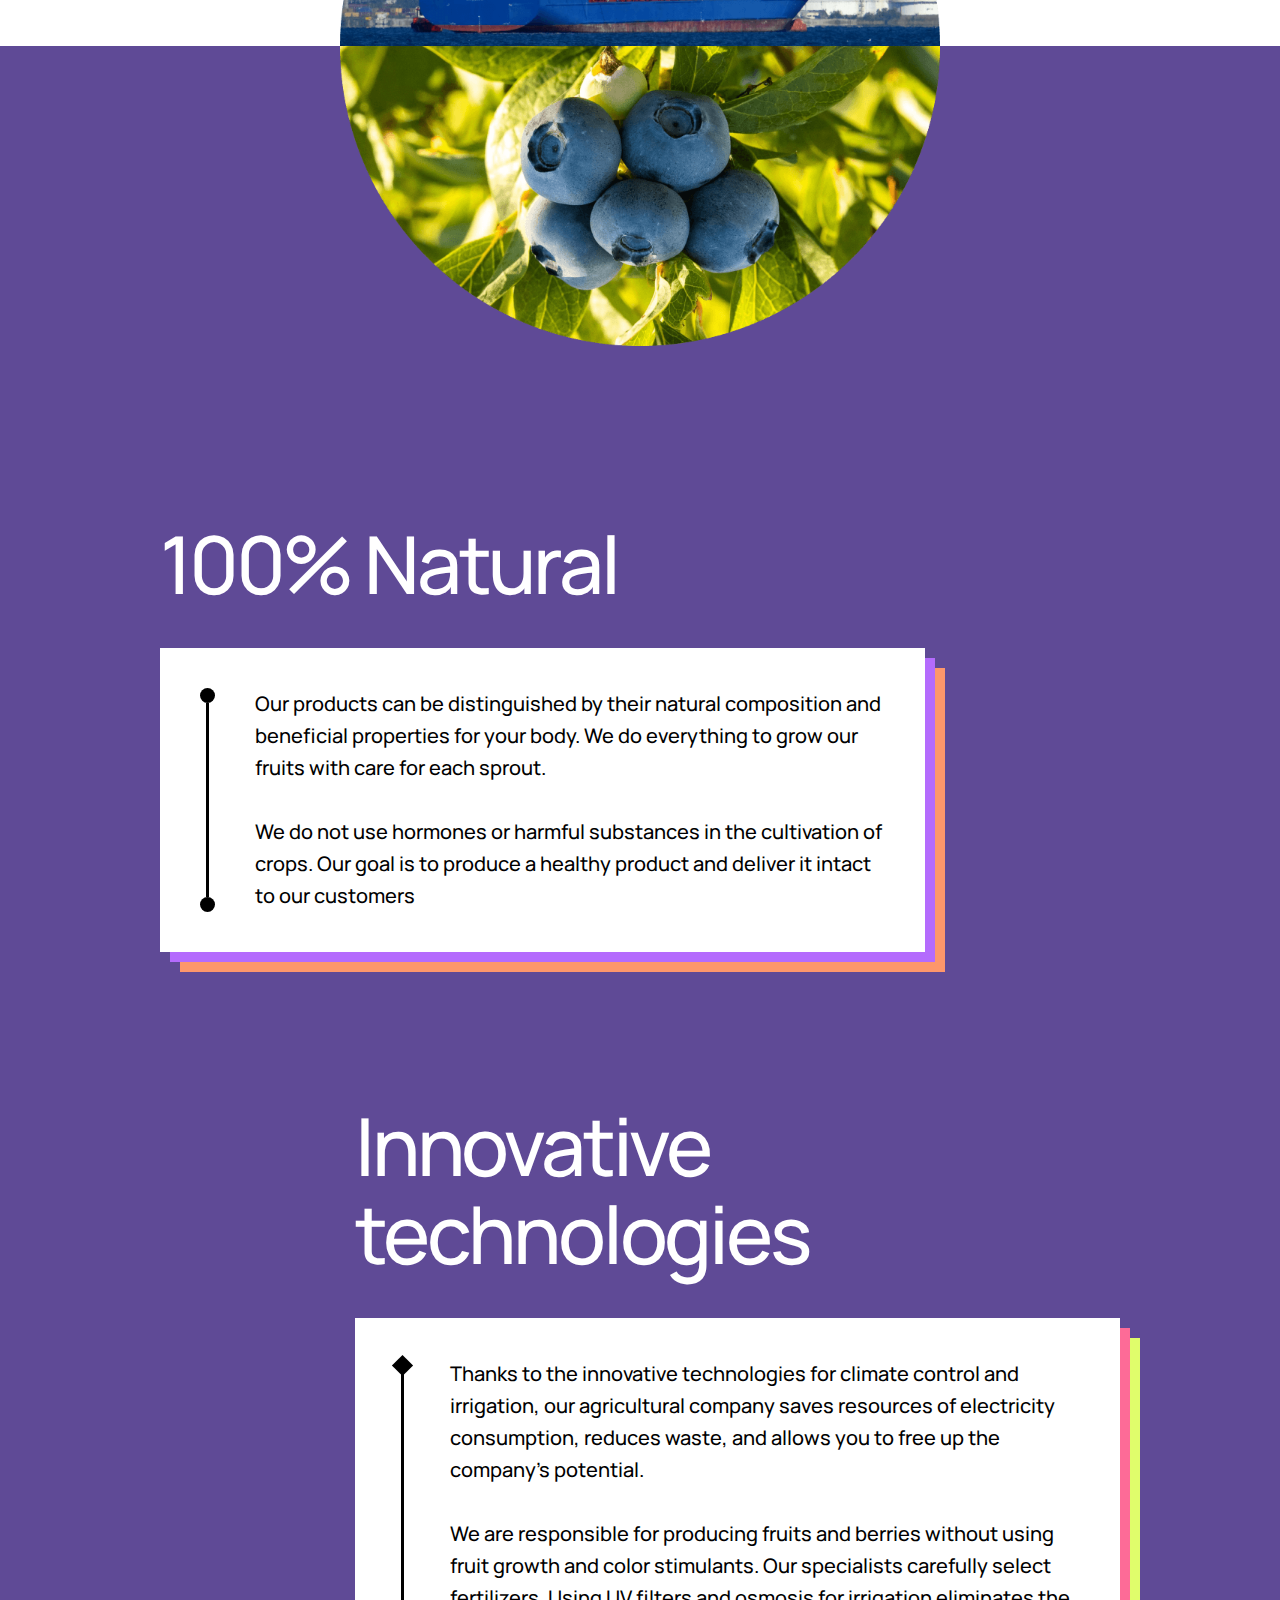
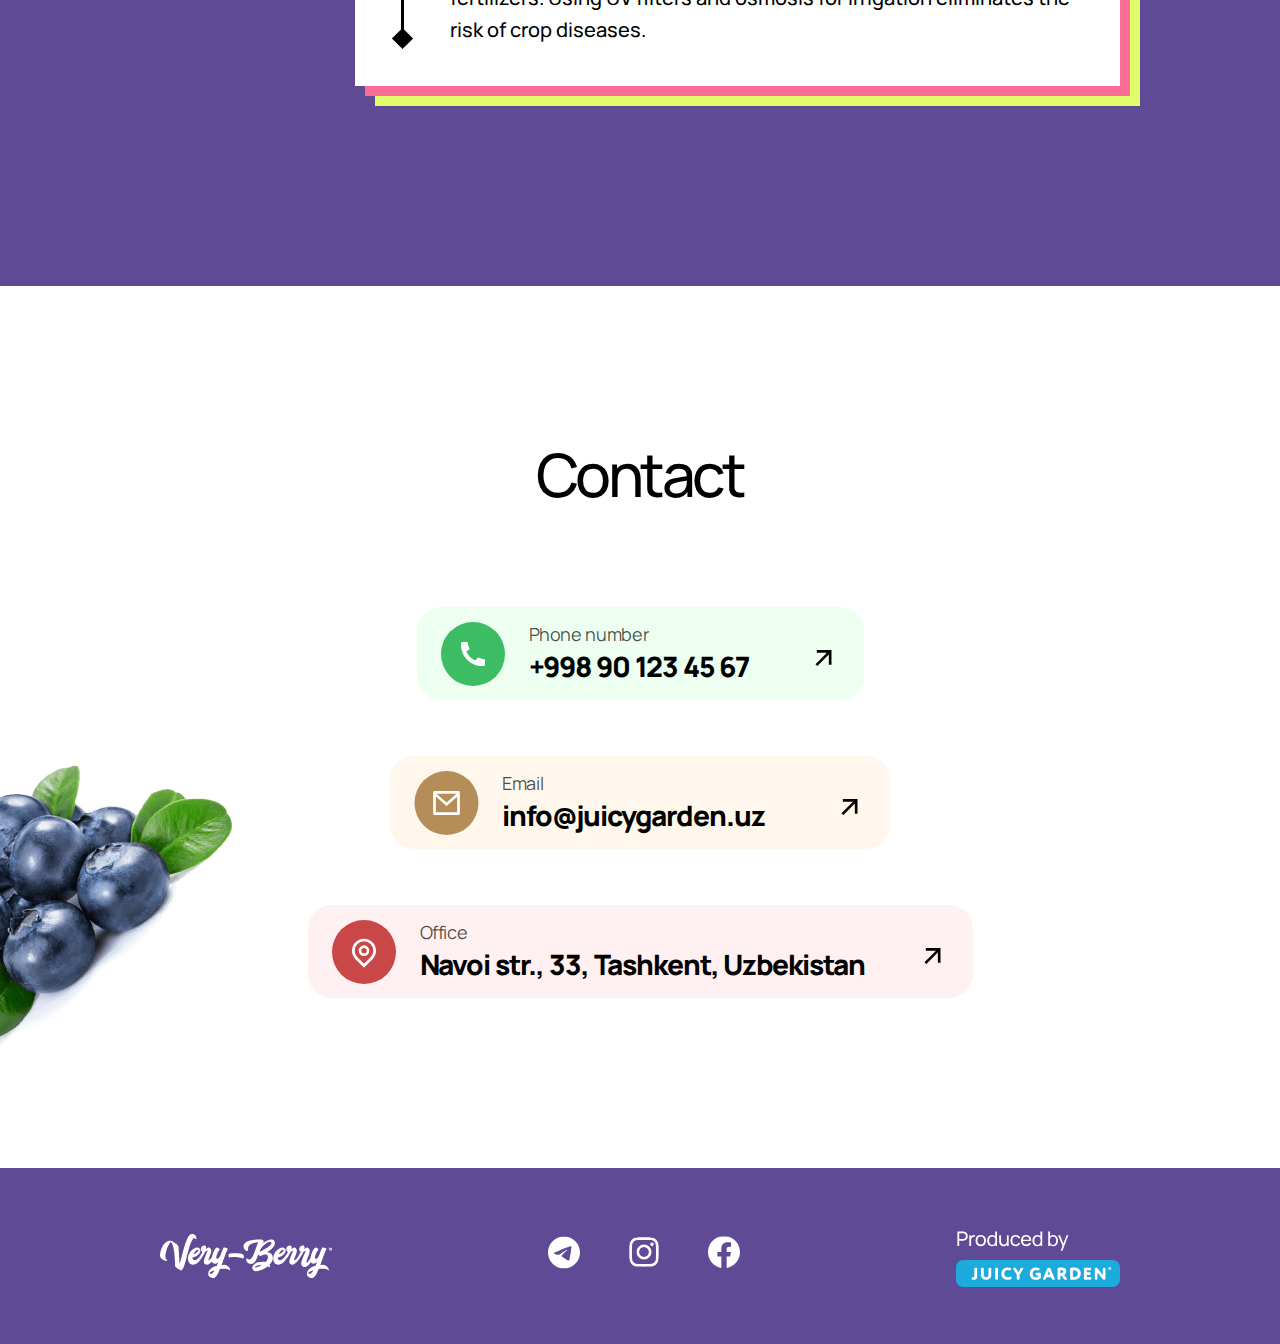
<file: very-berry.html>
<!DOCTYPE html>
<html lang="en">

<head>
  <meta charset="UTF-8">
  <meta http-equiv="X-UA-Compatible" content="IE=edge">
  <meta name="viewport" content="width=device-width, initial-scale=1.0">
  <title>Very-Berry</title>
  <link rel="stylesheet" href="css/normalize.css">
  <link rel="stylesheet" href="css/main.css">
  <!-- <link rel="stylesheet" href="css/main.min.css"> -->
</head>

<body class="very-berry">
  <button class="btn-scroll-top" onclick="topFunction()"></button>
  <div class="very-berry-header-hero-wrapper">
    <header class="very-berry__header">
      <div class="container very-berry__header__container">
        <a class="very-berry__logo produced-by-logo" href="index.html">
          <img class="very-berry__logo produced-by-logo" src="images/produced-by-juicy.svg" alt="produced by juicygarden" width="164" height="62">
        </a>

        <a class="very-berry__logo" href="very-berry.html">
          <img class="very-berry__logo" src="images/very-berry.svg" alt="Very-Berry" width="300" height="77">
        </a>

        <label class="language very-berry__language">
          <input class="language__chkbx visually-hidden" type="checkbox">
          <span class="switch-circle very-berry__switch-circle"></span>
          <span class="switch-lang switch-lang1">EN</span>
          <span class="switch-lang switch-lang2">RU</span>
        </label>
      </div>
    </header>

    <section class="very-berry__hero">
      <div class="container very-berry__hero__container">
        <div class="very-berry__hero__content">
          <h1 class="very-berry__hero__title">Products taken from nature directly to your hands</h1>
          <p class="very-berry__hero__txt">Our company has been operating in the agriculture market for 4 years and is
            the pioneer in the production and supply of blueberries in Uzbekistan. <br> <br> We cooperate with the
            largest companies in the fruit market in Turkey and Italy and invite the best professionals and foreign
            employees.
          </p>

          <div class="very-berry__hero__links-wrapper">
            <a class="very-berry__hero__link" href="#about-us">About Us</a>
            <a class="very-berry__hero__download-presentation-link" href="media/Presentation.pptx"
              download="Juicy garden presentation">Presentation</a>
          </div>
        </div>
      </div>
    </section>
  </div>

  <main>
    <section class="very-berry__about-us">
      <div class="container very-berry__about-us__container" id="about-us">
        <div class="very-berry__export-bluberry">
          <h2 class="very-berry__export-bluberry__title">Bluberries</h2>
        </div>

        <ul class="very-berry__export-routes">
          <li class="very-berry__export-routes-item">
            <span class="very-berry__exporting-country">Uzbekistan</span>
            <span class="very-berry__importing-country">Russia</span>
          </li>

          <li class="very-berry__export-routes-item">
            <span class="very-berry__exporting-country">Uzbekistan</span>
            <span class="very-berry__importing-country">China</span>
          </li>

          <li class="very-berry__export-routes-item">
            <span class="very-berry__exporting-country">Uzbekistan</span>
            <span class="very-berry__importing-country">Korea</span>
          </li>
        </ul>

        <section class="very-berry__product-overview">
          <h2 class="very-berry__product-overview__title">Indescribable taste</h2>

          <ul class="very-berry__product-overview__dl">
            <li class="very-berry__product-overview__dt-wrapper">
              <div class="very-berry__product-overview__dt-inner-wrapper">
                <span class="very-berry__product-overview__dt">Weight</span>
                <span class="very-berry__product-overview__dd">170g</span>
              </div>

              <p class="very-berry__product-overview__desc">Our products are sold in an average container for equal
                consumption and convenience for all</p>
            </li>

            <li class="very-berry__product-overview__dt-wrapper">
              <div class="very-berry__product-overview__dt-inner-wrapper">
                <span class="very-berry__product-overview__dt">Supply</span>
                <span class="very-berry__product-overview__dd">Uzbekistan</span>
              </div>

              <p class="very-berry__product-overview__desc"> We have purchased equipment and machinery to introduce the
                new technologies of intensive horticulture, raise fruit production and increase the yield of irrigated
                hectares.</p>
            </li>

            <li class="very-berry__product-overview__dt-wrapper">
              <div class="very-berry__product-overview__dt-inner-wrapper">
                <span class="very-berry__product-overview__dt">Pollination</span>
                <span class="very-berry__product-overview__dd">by bees</span>
              </div>

              <p class="very-berry__product-overview__desc">The main feature of pollination of plants with the help of
                bees is that it is possible to eliminate the use of hormones for cultivation thanks to this
                pollination mechanism. </p>
            </li>
          </ul>
        </section>

        <section class="very-berry__about-bluberries">
          <div class="very-berry__about-bluberries__container">
            <h2 class="very-berry__about-bluberries__title">About <br> our blueberries</h2>

            <div class="very-berry__about-bluberries__card">
              <img class="very-berry__about-bluberries__card-img" src="images/about-bluberry1.jpg"
                alt="large green field of blueberries" width="1400" height="756">
              <p class="very-berry__about-bluberries__card-txt">Our blueberry plants are delivered from Holland and are
                grown locally to ensure highest quality of the product and its variety. We have purchased equipment and
                machinery to introduce the new technologies of intensive horticulture, raise fruit production and
                increase the yield of irrigated hectares.</p>
            </div>

            <div class="very-berry__about-bluberries__card">
              <img class="very-berry__about-bluberries__card-img" src="images/about-bluberry2.jpg"
                alt="large green field of blueberries" width="1400" height="756">
              <p class="very-berry__about-bluberries__card-txt">Our blueberry plants are delivered from Holland and are
                grown locally to ensure highest quality of the product and its variety. We have purchased equipment and
                machinery to introduce the new technologies of intensive horticulture, raise fruit production and
                increase the yield of irrigated hectares.</p>
            </div>

            <ul class="very-berry__about-bluberries__images-list">
              <li class="very-berry__about-bluberries__images-item">
                <img class="very-berry__about-bluberries__images-img" src="images/about-bluberry3.jpg" alt="image"
                  width="447" height="300">
              </li>

              <li class="very-berry__about-bluberries__images-item">
                <img class="very-berry__about-bluberries__images-img" src="images/about-bluberry4.jpg" alt="image"
                  width="447" height="300">
              </li>

              <li class="very-berry__about-bluberries__images-item">
                <img class="very-berry__about-bluberries__images-img" src="images/about-bluberry5.jpg" alt="image"
                  width="447" height="300">
              </li>

              <li class="very-berry__about-bluberries__images-item">
                <img class="very-berry__about-bluberries__images-img" src="images/about-bluberry6.jpg" alt="image"
                  width="447" height="300">
              </li>

              <li class="very-berry__about-bluberries__images-item">
                <img class="very-berry__about-bluberries__images-img" src="images/about-bluberry7.jpg" alt="image"
                  width="447" height="300">
              </li>

              <li class="very-berry__about-bluberries__images-item">
                <img class="very-berry__about-bluberries__images-img" src="images/about-bluberry8.jpg" alt="image"
                  width="447" height="300">
              </li>
            </ul>
          </div>
        </section>
      </div>
    </section>

    <section class="very-berry__delivery">
      <div class="container very-berry__delivery__container">
        <h2 class="very-berry__delivery__title">Modern delivery & systematized logistics</h2>
        <div class="very-berry__delivery__txt-wrapper">
          <p class="very-berry__delivery__txt">Our garden, located in Central Asia, allows the continent supply of our
            product to two world’s largest blueberry markets such as China and Korea.</p>
          <p class="very-berry__delivery__txt">Our products get delivered in the most modern and safest environment. The
            recorded data is automatically scaled to the full schedule for timely reporting.</p>
        </div>
      </div>
    </section>

    <section class="very-berry__advantages">
      <div class="container very-berry__advantages__container">

        <div class="very-berry__advantages__cards">
          <div class="very-berry__advantages__card">
            <h3 class="very-berry__advantages__subtitle">100% Natural</h3>
            <div class="very-berry__advantages__desc-wrapper">
              <div class="very-berry__advantages__decoration">
                <span class=" very-berry__advantages__decoration-shape"></span>
                <span class="very-berry__advantages__decoration-line"></span>
                <span class="very-berry__advantages__decoration-shape"></span>
              </div>

              <p class="very-berry__advantages__desc">Our products can be distinguished by their natural composition and
                beneficial properties for your body.
                We do everything to grow our fruits with care for each sprout. <br><br> We do not use hormones or
                harmful
                substances in the cultivation of crops. Our goal is to produce a healthy product and deliver it intact
                to
                our customers</p>
            </div>
          </div>

          <div class="very-berry__advantages__card">
            <h3 class="very-berry__advantages__subtitle">Innovative technologies</h3>
            <div class="very-berry__advantages__desc-wrapper very-berry__advantages__desc-wrapper--second">

              <div class="very-berry__advantages__decoration">
                <span
                  class=" very-berry__advantages__decoration-shape very-berry__advantages__decoration-shape--square"></span>
                <span class="very-berry__advantages__decoration-line"></span>
                <span
                  class="very-berry__advantages__decoration-shape very-berry__advantages__decoration-shape--square"></span>
              </div>

              <p class="very-berry__advantages__desc">Thanks to the innovative technologies for climate control and
                irrigation, our agricultural company saves resources of electricity consumption, reduces waste, and
                allows you to free up the company’s potential.<br><br>We are responsible for producing fruits and
                berries without using fruit growth and color stimulants. Our specialists carefully select fertilizers.
                Using UV filters and osmosis for irrigation eliminates the risk of crop diseases.
              </p>
            </div>
          </div>
        </div>
      </div>
      <!-- </div> -->
    </section>

    <section class="very-berry__contact">
      <div class="container very-berry__contact__container">
        <h2 class="very-berry__contact__title">Contact</h2>

        <div class="very-berry__contact__tel-wrapper">
          <span class="very-berry__contact__subtitle">Phone number</span>
          <a class="very-berry__contact__tel" href="tel:998901234567">+998 90 123 45 67</a>
        </div>

        <div class="very-berry__contact__email-wrapper">
          <span class="very-berry__contact__subtitle">Email</span>
          <a class="very-berry__contact__mail" href="mailto:info@juicygarden.uz">info@juicygarden.uz</a>
        </div>

        <div class="very-berry__contact__address-wrapper">
          <span class="very-berry__contact__subtitle">Office</span>
          <a class="very-berry__contact__address" href="https://goo.gl/maps/Jgtxv6CvMb767U9a9" target="_blank">
            <address class="very-berry__contact__address-txt">
              Navoi str., 33, Tashkent, Uzbekistan
            </address>
          </a>
        </div>
      </div>
    </section>
  </main>

  <footer class="very-berry__footer">
    <div class="container very-berry__footer__container">
      <a class="very-berry__footer__main-logo" href="very-berry.html">
        <img src="images/very-berry-white.svg" alt="very berry" width="172" height="44">
      </a>

      <ul class="very-berry__footer__socials">
        <li class="very-berry__footer__socials-item">
          <a class="very-berry__footer__socials-link" href="#">
            <svg width="32" height="33" fill="none" xmlns="http://www.w3.org/2000/svg">
              <g clip-path="url(#a)">
                <path fill-rule="evenodd" clip-rule="evenodd"
                  d="M32 16.5c0 8.836-7.164 16-16 16s-16-7.164-16-16S7.164.5 16 .5s16 7.164 16 16Zm-15.427-4.188c-1.556.647-4.667 1.987-9.33 4.019-.758.301-1.155.596-1.191.884-.062.488.55.68 1.378.94.114.036.231.072.351.112.817.265 1.916.576 2.487.588.518.01 1.097-.203 1.736-.64 4.357-2.943 6.606-4.43 6.748-4.462.1-.022.238-.052.332.032.093.083.084.24.074.283-.06.257-2.453 2.483-3.693 3.635-.387.358-.66.613-.716.672-.125.129-.253.253-.376.372-.76.73-1.328 1.28.032 2.176.653.43 1.176.786 1.697 1.141.57.388 1.138.775 1.874 1.257.186.123.365.25.54.374.662.473 1.258.897 1.994.83.427-.04.87-.441 1.094-1.64.53-2.834 1.572-8.973 1.813-11.504.015-.21.006-.42-.027-.629a.674.674 0 0 0-.229-.433c-.19-.156-.487-.19-.62-.187-.601.01-1.524.332-5.968 2.18Z"
                  fill="#FFFFFF" />
              </g>
              <defs>
                <clipPath id="a">
                  <path fill="#fff" transform="translate(0 .5)" d="M0 0h32v32H0z" />
                </clipPath>
              </defs>
            </svg>
          </a>
        </li>

        <li class="very-berry__footer__socials-item">
          <a class="very-berry__footer__socials-link" href="#">
            <svg width="32" height="33" fill="none" xmlns="http://www.w3.org/2000/svg">
              <path fill-rule="evenodd" clip-rule="evenodd"
                d="M9.953 1.423c1.564-.072 2.063-.088 6.047-.088 3.984 0 4.483.017 6.045.088 1.563.07 2.63.32 3.563.681.977.37 1.864.947 2.597 1.694a7.163 7.163 0 0 1 1.691 2.596c.363.933.61 2 .683 3.56.072 1.566.088 2.065.088 6.048 0 3.984-.018 4.482-.088 6.046-.071 1.56-.32 2.627-.683 3.56a7.195 7.195 0 0 1-1.69 2.599 7.192 7.192 0 0 1-2.598 1.69c-.933.363-2 .611-3.56.683-1.565.072-2.064.088-6.048.088s-4.483-.017-6.047-.088c-1.56-.07-2.626-.32-3.56-.682a7.196 7.196 0 0 1-2.598-1.691 7.19 7.19 0 0 1-1.692-2.597c-.362-.934-.61-2-.682-3.56-.072-1.567-.088-2.066-.088-6.048 0-3.984.018-4.483.088-6.046.071-1.562.32-2.629.682-3.562a7.195 7.195 0 0 1 1.693-2.598 7.19 7.19 0 0 1 2.596-1.692c.933-.361 2-.609 3.56-.681h.001Zm11.974 2.64c-1.547-.07-2.011-.085-5.927-.085-3.916 0-4.38.014-5.927.085-1.43.065-2.206.304-2.724.505a4.554 4.554 0 0 0-1.686 1.096 4.55 4.55 0 0 0-1.096 1.687c-.202.517-.44 1.293-.506 2.724-.07 1.547-.085 2.01-.085 5.927 0 3.916.015 4.38.085 5.926.066 1.431.304 2.207.506 2.724.234.636.609 1.214 1.096 1.687.473.487 1.05.861 1.686 1.096.518.201 1.294.44 2.724.505 1.547.071 2.01.086 5.927.086s4.38-.015 5.927-.086c1.43-.065 2.206-.304 2.724-.505a4.555 4.555 0 0 0 1.686-1.096 4.553 4.553 0 0 0 1.096-1.687c.202-.517.44-1.293.506-2.724.07-1.546.085-2.01.085-5.926 0-3.916-.015-4.38-.085-5.927-.066-1.43-.304-2.207-.506-2.724a4.555 4.555 0 0 0-1.096-1.687 4.55 4.55 0 0 0-1.686-1.096c-.518-.201-1.294-.44-2.724-.505Zm-7.8 16.46a4.893 4.893 0 1 0 3.521-9.128 4.893 4.893 0 0 0-3.521 9.128Zm-3.458-9.852a7.538 7.538 0 1 1 10.661 10.66 7.538 7.538 0 0 1-10.66-10.66Zm14.542-1.085a1.783 1.783 0 1 0-2.448-2.595 1.783 1.783 0 0 0 2.448 2.595Z"
                fill="#fff" /></svg>
          </a>
        </li>

        <li class="very-berry__footer__socials-item">
          <a class="very-berry__footer__socials-link" href="#">
            <svg width="32" height="33" fill="none" xmlns="http://www.w3.org/2000/svg">
              <g clip-path="url(#a)">
                <path fill-rule="evenodd" clip-rule="evenodd"
                  d="M0 16.091c0 7.955 5.777 14.57 13.333 15.911V20.446h-4v-4.444h4v-3.556c0-4 2.578-6.221 6.223-6.221 1.155 0 2.4.177 3.555.354v4.09h-2.044c-1.956 0-2.4.977-2.4 2.222v3.111h4.266l-.71 4.444h-3.556v11.556C26.223 30.661 32 24.047 32 16.092c0-8.85-7.2-16.09-16-16.09S0 7.242 0 16.092Z"
                  fill="#fff" />
              </g>
              <defs>
                <clipPath>
                  <path fill="#fff" transform="translate(0 .002)" d="M0 0h32v32H0z" />
                </clipPath>
              </defs>
            </svg>
          </a>
        </li>
      </ul>

      <a class="very-berry__footer__produced-by-logo" href="index.html">
        <img src="images/produced-by-juicy-white.svg" alt="produced-by-juicy" width="164" height="62">
      </a>
    </div>
  </footer>

  <script src="js/main.js"></script>
</body>

</html>
</file>
<file: css/main.css>
/* FONTS */
@font-face {
  font-family: "Manrope";
  src:
    url("../fonts/Manrope-Light.woff2") format("woff2"),
    url("../fonts/Manrope-Light.woff") format("woff");
  font-weight: 300;
  font-style: normal;
  font-display: swap;
}

@font-face {
  font-family: "Manrope";
  src:
    url("../fonts/Manrope-Regular.woff2") format("woff2"),
    url("../fonts/Manrope-Regular.woff") format("woff");
  font-weight: 400;
  font-style: normal;
  font-display: swap;
}

@font-face {
  font-family: "Manrope";
  src:
    url("../fonts/Manrope-Medium.woff2") format("woff2"),
    url("../fonts/Manrope-Medium.woff") format("woff");
  font-weight: 500;
  font-style: normal;
  font-display: swap;
}

@font-face {
  font-family: "Manrope";
  src:
    url("../fonts/Manrope-SemiBold.woff2") format("woff2"),
    url("../fonts/Manrope-SemiBold.woff") format("woff");
  font-weight: 600;
  font-style: normal;
  font-display: swap;
}

@font-face {
  font-family: "Manrope";
  src:
    url("../fonts/Manrope-Bold.woff2") format("woff2"),
    url("../fonts/Manrope-Bold.woff") format("woff");
  font-weight: 700;
  font-style: normal;
  font-display: swap;
}

@font-face {
  font-family: "Manrope";
  src:
    url("../fonts/Manrope-ExtraBold.woff2") format("woff2"),
    url("../fonts/Manrope-ExtraBold.woff") format("woff");
  font-weight: 800;
  font-style: normal;
  font-display: swap;
}

/* GENERAL */
html {
  height: 100%;
  box-sizing: border-box;
  scroll-behavior: smooth;
}

*,
*::after,
*::before {
  box-sizing: inherit;
  -webkit-tap-highlight-color: rgba(0, 0, 0, 0);
}

body {
  display: flex;
  flex-direction: column;
  height: 100%;
  font-family: "Manrope", sans-serif;
  font-style: normal;
  font-weight: 400;
  font-size: 18px;
  line-height: 29px;
  background-color: rgba(255, 255, 255, 1);
  color: rgba(0, 0, 0, 0.7);
  overflow-x: hidden;
  margin: 0;
}

img {
  width: 100%;
  height: auto;
  vertical-align: middle;
  object-fit: cover;
}

main {
  flex-grow: 1;
}

.visually-hidden {
  position: absolute;
  white-space: nowrap;
  width: 1px;
  height: 1px;
  overflow: hidden;
  border: 0;
  padding: 0;
  clip: rect(0 0 0 0);
  clip-path: inset(50%);
  margin: -1px;
}

.container {
  width: 100%;
  max-width: 1440px;
  padding-right: 20px;
  padding-left: 20px;
  margin-right: auto;
  margin-left: auto;
}

/* INDEX HEADER DESKTOP*/
.header-hero-wrapper {
  background-image: url("../images/hero-bg.png");
  background-repeat: no-repeat;
  background-position: center;
  background-size: cover;
}

.site-header {
  padding-top: 32px;
}

.site-header__container {
  display: flex;
  align-items: center;
  justify-content: space-between;
}

.main-logo {
  display: block;
  width: 200px;
  height: 33px;
  opacity: 1;
}

.main-logo:hover {
  opacity: 0.8;
}

.main-logo:active {
  opacity: 0.6;
}

.language {
  padding-top: 4px;
  display: flex;
  align-items: center;
  justify-content: space-between;
  align-content: center;
  position: relative;
  width: 100px;
  height: 40px;
  display: block;
  background: #FFFFFF;
  border: 0.5px solid #1DABDD;
  border-radius: 110px;
  cursor: pointer;
  z-index: 1;
}

.language__chkbx:focus {
  outline: none;
}

.language__chkbx:active {
  outline: none;
}

.language__chkbx:checked~.switch-circle {
  transform: translateX(43px);
}

.language__chkbx:checked~.switch-lang1 {
  color: #000000;
}

.language__chkbx:checked~.switch-lang2 {
  color: #FFFFFF;
}

.switch-lang {
  padding-left: 17px;
  font-weight: 700;
  font-size: 16px;
  line-height: 20px;
  text-align: right;
  letter-spacing: -0.02em;
  color: black;
  z-index: 10;
  -webkit-touch-callout: none;
  -webkit-user-select: none;
  -khtml-user-select: none;
  -moz-user-select: none;
  -ms-user-select: none;
  user-select: none;
}

.switch-lang1 {
  color: white;
}

.switch-lang2 {
  padding-left: 20px;
}

.switch-circle {
  position: absolute;
  top: 3px;
  bottom: 4px;
  left: 6px;
  width: 44px;
  height: 32px;
  padding: 4px 9px 9px 9px;
  background: #1DABDD;
  border-radius: 110px;
  transition: 0.3s ease transform;
  z-index: -2;
}


/* INDEX HERO DESKTOP*/
.hero {
  padding: 128px 0 155px 0;
  background-image: url("../images/strawberry-bg.png"), url("../images/tomato-bg.png");
  background-repeat: no-repeat;
  background-position: calc(50% - 800px) 400px, calc(50% + 770px) 350px;
}

.hero__container {
  display: flex;
  flex-direction: column;
  align-items: center;
}

.hero__title {
  margin-top: 0;
  margin-bottom: 120px;
  max-width: 958px;
  font-weight: 800;
  font-size: 80px;
  line-height: 120%;
  text-align: center;
  letter-spacing: -0.02em;
  color: #000000;
}

.external-sites-wrapper {
  display: flex;
  align-items: stretch;
  justify-content: space-between;
}

.external-site {
  position: relative;
  max-width: 509px;
  display: flex;
  flex-direction: column;
  align-items: center;
  padding: 40px 32px 24px 32px;
  background-color: #FFFFFF;
  box-shadow: 0px 30px 80px rgba(45, 8, 92, 0.05);
  border-radius: 24px;
  text-align: center;
}

.external-site:first-child {
  margin-right: 144px;
}

.external-site__img {
  margin-bottom: 24px;
}

.very-berry-img {
  width: 200px;
  height: 51px;
}

.tashkentskiye-sadi-img {
  width: 181px;
  height: 73px;
}

.external-site__txt {
  margin-top: 0;
  margin-bottom: 34px;
}

.external-site__external-link {
  width: 80px;
  height: 80px;
  display: inline-block;
  border-radius: 50%;
  background-color: #F6F2FF;
  background-image: url("../images/icon-external-link.svg");
  background-repeat: no-repeat;
  background-size: 32px;
  background-position: center;
  border: 2px solid transparent;
}

.external-site__external-link::before {
  position: absolute;
  top: 0;
  left: 0;
  width: 100%;
  height: 100%;
  content: "";
  display: block;
}

.external-site__external-link:hover {
  border: 2px solid #5F4A96;
}

.external-site__external-link--red {
  background-image: url("../images/icon-external-link-red.svg");
  background-color: #FFF2F2;
}

.external-site__external-link--red:hover {
  border: 2px solid #DE0D17;

}

/* INDEX CONTACT DESKTOP*/
.contact {
  padding-top: 120px;
  padding-bottom: 64px;
}

.contact__container {
  max-width: 665px;
  display: flex;
  flex-direction: column;
  align-items: center;
  margin-left: auto;
  margin-right: auto;
}

.contact__title {
  margin-top: 0;
  margin-bottom: 64px;
  font-weight: 500;
  font-size: 100px;
  line-height: 137px;
  text-align: center;
  letter-spacing: -0.06em;
  color: rgba(0, 0, 0, 1);
}

.contact__tel-wrapper {
  position: relative;
  width: 100%;
  max-width: 447px;
  display: flex;
  flex-direction: column;
  padding: 24px 112px;
  margin-bottom: 56px;
  background-color: #ECFFF1;
  border-radius: 24px;
  background-image: url("../images/icon-dial.svg"), url("../images/icon-external-link-grey.svg");
  background-repeat: no-repeat;
  background-position: top 24px left 24px, top 40px right 24px;
}

.contact__subtitle {
  font-weight: 400;
  font-size: 18px;
  line-height: 25px;
  letter-spacing: -0.02em;
  color: rgba(0, 0, 0, 0.7);
}

.contact__tel {
  font-weight: 800;
  font-size: 28px;
  line-height: 38px;
  letter-spacing: -0.04em;
  color: #000000;
  text-decoration: none;
}

.contact__tel::before {
  position: absolute;
  top: 0;
  left: 0;
  width: 100%;
  height: 100%;
  content: "";
}

.contact__email-wrapper {
  position: relative;
  width: 100%;
  max-width: 500px;
  display: flex;
  flex-direction: column;
  padding: 24px 124px 24px 112px;
  margin-bottom: 56px;
  background-color: #FFF7EC;
  border-radius: 24px;
  background-image: url("../images/icon-mailto.svg"), url("../images/icon-external-link-grey.svg");
  background-repeat: no-repeat;
  background-position: top 24px left 24px, top 40px right 24px;
}

.contact__mail {
  font-weight: 800;
  font-size: 28px;
  line-height: 38px;
  letter-spacing: -0.04em;
  color: #000000;
  text-decoration: none;
}

.contact__mail::before {
  position: absolute;
  top: 0;
  left: 0;
  width: 100%;
  height: 100%;
  content: "";
}

.contact__address-wrapper {
  position: relative;
  width: 100%;
  max-width: 665px;
  display: flex;
  flex-direction: column;
  padding: 24px 50px 24px 112px;
  background-color: #FFF1F1;
  border-radius: 24px;
  background-image: url("../images/icon-address.svg"), url("../images/icon-external-link-grey.svg");
  background-repeat: no-repeat;
  background-position: top 24px left 24px, top 40px right 24px;
  word-break: break-word;
}

.contact__address {
  font-weight: 800;
  font-size: 28px;
  line-height: 38px;
  letter-spacing: -0.04em;
  color: #000000;
  text-decoration: none;
}

.contact__address::before {
  position: absolute;
  top: 0;
  left: 0;
  width: 100%;
  height: 100%;
  content: "";
}

.contact__address-txt {
  font-style: normal;
  padding-right: 12px;
}

/* INDEX FOOTER DESKTOP*/
.site-footer {
  padding: 48px 0;
}

.site-footer__container {
  display: flex;
  align-items: center;
  justify-content: space-between;
}

.socials {
  display: flex;
  align-items: center;
  padding: 0;
  margin: 0;
  list-style: none;
}

.socials__item:not(:last-child) {
  margin-right: 48px;
}

/* VERY_BERRY */
/* VERY_BERRY HEADER DESKTOP*/
.btn-scroll-top {
  width: 56px;
  height: 56px;
  display: none;
  position: fixed;
  bottom: 50px;
  right: 16px;
  outline: none;
  border: none;
  border-radius: 50%;
  background-image: url("../images/icon-arrow-up.svg");
  background-repeat: no-repeat;
  background-position: center;
  background-color: #FFFFFF;
  box-shadow: 0px 14px 40px rgba(0, 0, 0, 0.15);
  cursor: pointer;
  z-index: 100;
}

.very-berry-header-hero-wrapper {
  background-image: url("../images/very-berry-hero-img.jpg");
  background-repeat: no-repeat;
  background-position: center;
  background-size: cover;
}

.very-berry__header {
  padding-top: 30px;
}

.very-berry__header__container {
  display: flex;
  align-items: center;
  justify-content: space-between;
}

.very-berry__language {
  border-color: #5F4A96;
}

.very-berry__switch-circle {
  background-color: #5F4A96;
}

/* VERY_BERRY HERO DESKTOP*/
.very-berry__hero {
  padding-top: 193px;
  padding-bottom: 217px;
}

.very-berry__hero__content {
  width: 100%;
  max-width: 1024px;
  margin-right: auto;
}

.very-berry__hero__title {
  margin-top: 0;
  margin-bottom: 24px;
  font-weight: 600;
  font-size: 80px;
  line-height: 109px;
  letter-spacing: -0.04em;
  color: #000000;
}

.very-berry__hero__txt {
  margin: 0;
  width: 100%;
  max-width: 700px;
  margin-bottom: 40px;
  font-weight: 500;
}

.very-berry__hero__link {
  display: inline-block;
  margin-right: 24px;
  padding: 16px 40px 18px 40px;
  font-weight: 600;
  font-size: 20px;
  line-height: 27px;
  letter-spacing: -0.02em;
  color: #FFFFFF;
  background-color: #5F4A96;
  border-radius: 8px;
  text-decoration: none;
}

.very-berry__hero__download-presentation-link {
  display: inline-block;
  padding: 16px 32px 18px 72px;
  font-weight: 600;
  font-size: 20px;
  line-height: 27px;
  letter-spacing: -0.02em;
  color: #5F4A96;
  background-color: #FFFFFF;
  border: 1px solid #5F4A96;
  border-radius: 8px;
  text-decoration: none;
  background-image: url("../images/icon-download.svg");
  background-repeat: no-repeat;
  background-position: left 32px top 18px;
}

/* VERY_BERRY ABOUT US DESKTOP*/
.very-berry__about-us {
  padding-top: 186px;
  padding-bottom: 320px;
  background-color: #5F4A96;
  color: #FFFFFF;
  overflow-x: hidden;
}

/* VERY_BERRY EXPORT DESKTOP*/
.very-berry__export-bluberry {
  padding: 382px 128px 24px 128px;
  margin-bottom: 32px;
  background-image: url("../images/export-bluberry.jpg");
  background-repeat: no-repeat;
  background-position: center;
  background-size: cover;
}

.very-berry__export-bluberry__title {
  margin: 0;
  font-weight: 500;
  font-size: 250px;
  line-height: 342px;
  text-align: center;
  letter-spacing: -0.08em;
  color: #FFFFFF;
  text-shadow: 0px 10px 80px rgba(0, 0, 0, 0.5);
}

.very-berry__export-routes {
  display: flex;
  align-items: center;
  justify-content: space-between;
  padding: 0 80px;
  margin: 0;
  list-style: none;
}

.very-berry__export-routes-item {
  display: flex;
  align-items: center;
}

.very-berry__exporting-country {
  display: flex;
  align-items: center;
  font-weight: 400;
  font-size: 30px;
  line-height: 41px;
}

.very-berry__exporting-country::after {
  width: 20px;
  height: 20px;
  margin: 0 5px;
  background-image: url("../images/icon-arrow-right.svg");
  background-repeat: no-repeat;
  background-size: contain;
  background-position: center;
  content: "";
  display: inline-block;
}

.very-berry__importing-country {
  font-weight: 400;
  font-size: 30px;
  line-height: 41px;
}

/* VERY_BERRY PRODUCT-OVERVIEW DESKTOP*/
.very-berry__product-overview {
  position: relative;
  padding: 250px 0;

}

.very-berry__product-overview::before {
  width: 650px;
  height: 306px;
  content: "";
  position: absolute;
  top: 530px;
  left: calc(50% - 1000px);
  background-image: url("../images/product-overview-bg.png");
  background-repeat: no-repeat;
  background-position: center;
  background-size: cover;
}

.very-berry__product-overview__title {
  margin-top: 0;
  margin-bottom: 250px;
  font-weight: 300;
  font-size: 240px;
  line-height: 240px;
  text-align: center;
  letter-spacing: -0.05em;
}

.very-berry__product-overview__dl {
  margin: 0;
  padding: 0;
  display: flex;
  flex-direction: column;
  align-items: stretch;
}

.very-berry__product-overview__dt-wrapper {
  width: 100%;
  display: flex;
  align-items: center;
  border-bottom: 1px solid #C3C3CB;
  padding: 0 0 10px 0;
}

.very-berry__product-overview__dt-wrapper:first-child {
  padding-top: 0;
}

.very-berry__product-overview__dt-wrapper:last-child {
  padding-bottom: 7px;
}

.very-berry__product-overview__dt-wrapper:not(:last-child) {
  margin-bottom: 120px;
}

.very-berry__product-overview__dt-inner-wrapper {
  display: flex;
  align-items: flex-end;
}

.very-berry__product-overview__dt {
  width: 100%;
  max-width: 103px;
  margin-right: 270px;
  font-weight: 600;
  font-size: 20px;
  line-height: 27px;
  word-break: break-all;
}

.very-berry__product-overview__dd {
  width: 500px;
  font-weight: 400;
  font-size: 80px;
  line-height: 109px;
  display: flex;
  align-items: flex-end;
  text-transform: uppercase;
  /* word-break: break-all; */
}

.very-berry__product-overview__desc {
  width: 100%;
  max-width: 373px;
  margin: 0;
  margin-left: auto;
  font-weight: 500;
  font-size: 16px;
  line-height: 160%;
  align-self: flex-end;
  justify-self: flex-end;
}

/* VERY_BERRY ABOUT-BLUBERRIES DESKTOP*/
.very-berry__about-bluberries {
  position: relative;
}

.very-berry__about-bluberries::before {
  position: absolute;
  width: 540px;
  height: 360px;
  top: 60px;
  right: calc(50% - 1000px);
  background-image: url("../images/about-bluberry-bg.png");
  background-repeat: no-repeat;
  background-position: center;
  background-size: cover;
  content: "";
}

.very-berry__about-bluberries__container {
  position: relative;
  display: flex;
  flex-direction: column;
  align-items: center;
  text-align: center;
}

.very-berry__about-bluberries__title {
  width: 100%;
  max-width: 806px;
  margin-top: 0;
  margin-bottom: 120px;
  font-weight: 500;
  font-size: 120px;
  line-height: 110%;
  letter-spacing: -0.03em;
}

.very-berry__about-bluberries__card {
  display: flex;
  flex-direction: column;
  align-items: center;
  margin-bottom: 120px;
}

.very-berry__about-bluberries__card-img {
  width: 1400px;
  height: 756px;
  margin-bottom: 24px;
}

.very-berry__about-bluberries__card-txt {
  width: 100%;
  max-width: 1162px;
  margin: 0;
}

.very-berry__about-bluberries__images-list {
  width: 100%;
  display: grid;
  grid-template-columns: 1fr 1fr 1fr;
  grid-template-rows: 1fr 1fr;
  gap: 30px 30px;
  grid-template-areas:
    ". . ."
    ". . .";
  padding: 0;
  margin: 0px;
  list-style: none;
}

.very-berry__about-bluberries__images-img {
  width: 100%;
  height: 300px;
  object-fit: cover;
}

/* VERY_BERRY DELIVERY DESKTOP */
.very-berry__delivery {
  padding: 103px 0 461px 0;
  background-color: #FFFFFF;
  background-image: url("../images/delivery-bg.png");
  background-repeat: no-repeat;
  background-position: center bottom;
  background-size: 800px 400px;
}

.very-berry__delivery__container {
  display: flex;
  flex-direction: column;
  align-items: center;
}

.very-berry__delivery__title {
  margin: 0;
  margin-bottom: 70px;
  font-weight: 500;
  font-size: 120px;
  line-height: 120%;
  text-align: center;
  color: #000000;
}

.very-berry__delivery__txt-wrapper {
  width: 100%;
  max-width: 1233px;
  display: flex;
  align-items: center;
  justify-content: space-between;
}

.very-berry__delivery__txt {
  width: 100%;
  max-width: 459px;
  margin: 0;
  font-weight: 500;
  font-size: 16px;
  line-height: 160%;
  text-align: left;
}

/* VERY_BERRY ADVANTAGES DESKTOP */
.very-berry__advantages {
  padding: 474px 0 200px 0;
  background-color: #5F4A96;
  background-image: url("../images/advantages-bg.png");
  background-repeat: no-repeat;
  background-position: center top;
  background-size: 800px 400px;
}

.very-berry__advantages__container {}

.very-berry__advantages__cards {
  width: 100%;
  max-width: 1380px;
  display: flex;
  flex-direction: column;
  align-items: flex-start;
}

.very-berry__advantages__card {
  width: 100%;
  max-width: 765px;
}

.very-berry__advantages__card:not(:last-child) {
  margin-bottom: 150px;
}

.very-berry__advantages__card:nth-child(even) {
  align-self: flex-end;
}

.very-berry__advantages__subtitle {
  margin-top: 0;
  margin-bottom: 40px;
  font-weight: 500;
  font-size: 80px;
  line-height: 110%;
  letter-spacing: -0.04em;
  color: #FFFFFF;
}

.very-berry__advantages__desc-wrapper {
  display: flex;
  align-items: stretch;
  background-color: #FFFFFF;
  box-shadow: 10px 10px 0px 0px #B46BFD, 15px 15px 0px 0px #FD976B;
  -webkit-box-shadow: 10px 10px 0px 0px #B46BFD, 20px 20px 0px 0px #FD976B;
  -moz-box-shadow: 10px 10px 0px 0px #B46BFD, 15px 15px 0px 0px #FD976B;
  padding: 40px;
}

.very-berry__advantages__desc-wrapper--second {
  box-shadow: 10px 10px 0px 0px #FD6B97, 15px 15px 0px 0px #E0FD6B;
  -webkit-box-shadow: 10px 10px 0px 0px #FD6B97, 20px 20px 0px 0px #E0FD6B;
  -moz-box-shadow: 10px 10px 0px 0px #FD6B97, 15px 15px 0px 0px #E0FD6B;
}

.very-berry__advantages__decoration {
  width: 25px;
  display: flex;
  flex-direction: column;
  align-items: center;
  margin-right: 40px;
}

.very-berry__advantages__decoration-shape {
  width: 15px;
  height: 15px;
  display: block;
  border-radius: 50%;
  background-color: #000000;
  flex-shrink: 0;
}

.very-berry__advantages__decoration-shape--square {
  border-radius: 0;
  transform: rotate(45deg);
}

.very-berry__advantages__decoration-line {
  width: 3px;
  height: 100%;
  display: block;
  background-color: black;
}


.very-berry__advantages__desc {
  position: relative;
  display: flex;
  align-items: center;
  margin: 0;
  font-weight: 500;
  font-size: 20px;
  line-height: 160%;
  color: #000000;
}

/* VERY_BERRY CONTACT DESKTOP*/
.very-berry__contact {
  padding-top: 120px;
  padding-bottom: 170px;
  background-image: url("../images/very-berry-contact-bg.png");
  background-repeat: no-repeat;
  background-position: calc(50% - 750px) 400px;
}

.very-berry__contact__container {
  max-width: 665px;
  display: flex;
  flex-direction: column;
  align-items: center;
  margin-left: auto;
  margin-right: auto;
}

.very-berry__contact__title {
  margin-top: 0;
  margin-bottom: 64px;
  font-weight: 500;
  font-size: 100px;
  line-height: 137px;
  text-align: center;
  letter-spacing: -0.06em;
  color: rgba(0, 0, 0, 1);
}

.very-berry__contact__tel-wrapper {
  position: relative;
  width: 100%;
  max-width: 447px;
  display: flex;
  flex-direction: column;
  padding: 24px 112px;
  margin-bottom: 56px;
  background-color: #ECFFF1;
  border-radius: 24px;
  background-image: url("../images/icon-dial.svg"), url("../images/icon-external-link-grey.svg");
  background-repeat: no-repeat;
  background-position: top 24px left 24px, top 40px right 24px;
}

.very-berry__contact__subtitle {
  font-weight: 400;
  font-size: 18px;
  line-height: 25px;
  letter-spacing: -0.02em;
  color: rgba(0, 0, 0, 0.7);
}

.very-berry__contact__tel {
  font-weight: 800;
  font-size: 28px;
  line-height: 38px;
  letter-spacing: -0.04em;
  color: #000000;
  text-decoration: none;
}

.very-berry__contact__tel::before {
  position: absolute;
  top: 0;
  left: 0;
  width: 100%;
  height: 100%;
  content: "";
}

.very-berry__contact__email-wrapper {
  position: relative;
  width: 100%;
  max-width: 500px;
  display: flex;
  flex-direction: column;
  padding: 24px 124px 24px 112px;
  margin-bottom: 56px;
  background-color: #FFF7EC;
  border-radius: 24px;
  background-image: url("../images/icon-mailto.svg"), url("../images/icon-external-link-grey.svg");
  background-repeat: no-repeat;
  background-position: top 24px left 24px, top 40px right 24px;
}

.very-berry__contact__mail {
  font-weight: 800;
  font-size: 28px;
  line-height: 38px;
  letter-spacing: -0.04em;
  color: #000000;
  text-decoration: none;
}

.very-berry__contact__mail::before {
  position: absolute;
  top: 0;
  left: 0;
  width: 100%;
  height: 100%;
  content: "";
}

.very-berry__contact__address-wrapper {
  position: relative;
  width: 100%;
  max-width: 665px;
  display: flex;
  flex-direction: column;
  padding: 24px 50px 24px 112px;
  background-color: #FFF1F1;
  border-radius: 24px;
  background-image: url("../images/icon-address.svg"), url("../images/icon-external-link-grey.svg");
  background-repeat: no-repeat;
  background-position: top 24px left 24px, top 40px right 24px;
  word-break: break-word;
}

.very-berry__contact__address {
  font-weight: 800;
  font-size: 28px;
  line-height: 38px;
  letter-spacing: -0.04em;
  color: #000000;
  text-decoration: none;
}

.very-berry__contact__address::before {
  position: absolute;
  top: 0;
  left: 0;
  width: 100%;
  height: 100%;
  content: "";
}

.very-berry__contact__address-txt {
  font-style: normal;
  padding-right: 10px;
}

/* VERY_BERRY FOOTER DESKTOP */
.very-berry__footer {
  padding: 57px 0;
  background-color: #5F4A96;
}

.very-berry__footer__container {
  display: flex;
  flex-direction: row;
  align-items: center;
  justify-content: space-between;
}

.very-berry__footer__main-logo {
  width: 172px;
  height: 44px;
}

.very-berry__footer__socials {
  display: flex;
  align-items: center;
  padding: 0;
  margin: 0;
  list-style: none;
}

.very-berry__footer__socials-item:not(:last-child) {
  margin-right: 48px;
}

.very-berry__footer__produced-by-logo {
  width: 164px;
  height: 62px;
}

/* TOMATO */
.tomato {
  background: url("../images/tomato-body-bg.jpg") no-repeat center center fixed;
  -webkit-background-size: cover;
  -moz-background-size: cover;
  -o-background-size: cover;
  background-size: cover;
  background-repeat: no-repeat;
  background-position: center;
  background-attachment: fixed;
}

/* TOMATO HEADER DESKTOP */
.tomato__header {
  padding-top: 30px;
}

.tomato__header__container {
  display: flex;
  align-items: center;
  justify-content: space-between;
}

.tomato__language {
  border-color: #DE0D17;
}

.tomato__switch-circle {
  background-color: #DE0D17;
}

/* TOMATO HERO DESKTOP*/
.tomato__hero {
  padding-top: 134px;
  padding-bottom: 500px;
  background-image: url("../images/tomato-hero-bg.png");
  background-repeat: no-repeat;
  background-position: top 100px right calc(50% - 650px);
  background-size: 1073px 750px;
}

.tomato__hero__content {
  width: 100%;
  max-width: 1024px;
  margin-right: auto;
}

.tomato__hero__title {
  margin-top: 0;
  margin-bottom: 24px;
  font-weight: 600;
  font-size: 80px;
  line-height: 109px;
  letter-spacing: -0.04em;
  color: #000000;
}

.tomato__hero__txt {
  margin: 0;
  width: 100%;
  max-width: 700px;
  margin-bottom: 40px;
  font-weight: 500;
}

.tomato__hero__link {
  display: inline-block;
  margin-right: 24px;
  padding: 16px 40px 18px 40px;
  font-weight: 600;
  font-size: 20px;
  line-height: 27px;
  letter-spacing: -0.02em;
  color: #FFFFFF;
  background-color: #DE0D17;
  border-radius: 8px;
  text-decoration: none;
}

.tomato__hero__download-presentation-link {
  display: inline-block;
  padding: 16px 32px 18px 72px;
  font-weight: 600;
  font-size: 20px;
  line-height: 27px;
  letter-spacing: -0.02em;
  color: #DE0D17;
  background-color: #FFFFFF;
  border: 1px solid #DE0D17;
  border-radius: 8px;
  text-decoration: none;
  background-image: url("../images/icon-download-red.svg");
  background-repeat: no-repeat;
  background-position: left 32px top 18px;
}

/* TOMATO TASTE DESKTOP */
.tomato__taste {
  padding-bottom: 522px;
  background-image: url("../images/taste-bg.png");
  background-repeat: no-repeat;
  background-position: left calc(50% - 650px) bottom;
}

.tomato__taste__title {
  margin: 0;
  font-weight: 300;
  font-size: 210px;
  line-height: 240px;
  text-align: center;
  letter-spacing: -0.05em;
  color: #000000;
}

/* TOMATO ABOUT-US DESKTOP */
.tomato__about-us {
  padding-bottom: 200px;
}

.tomato__about-us__container {
  position: relative;
  display: flex;
  flex-direction: column;
  align-items: flex-start;
}

.tomato__about-us__title {
  margin-top: 0;
  margin-bottom: 100px;
  font-weight: 500;
  font-size: 120px;
  line-height: 164px;
  text-align: center;
  letter-spacing: -0.03em;
  color: #000000;
  align-self: center;
}

.tomato__about-us__card {
  width: 100%;
  max-width: 804px;
}

.tomato__about-us__card:nth-of-type(even) {
  margin-left: 30px;
  margin-top: 80px;
  align-self: flex-end;
}

.tomato__about-us__card::before {
  position: absolute;
  top: 550px;
  right: 200px;
  width: 326px;
  height: 317px;
  background-image: url("../images/decoration-arrow1.png");
  background-repeat: no-repeat;
  background-size: 326px 317px;
  content: "";
}

.tomato__about-us__card::after {
  position: absolute;
  bottom: 200px;
  left: 400px;
  width: 348px;
  height: 317px;
  background-image: url("../images/decoration-arrow2.png");
  background-repeat: no-repeat;
  background-size: 348px 317px;
  content: "";
}

.tomato__about-us__card--small {
  width: 100%;
  max-width: 566px;
}

.tomato__about-us__card-img {
  width: 804px;
  height: 550px;
  margin-bottom: 24px;
}

.tomato__about-us__card--small .tomato__about-us__card-img {
  width: 566px;
  height: 387px;
}

.tomato__about-us__card-txt {
  margin: 0;
  font-weight: 500;
  font-size: 22px;
  line-height: 160%;
  letter-spacing: -0.03em;
  color: #000000;
}

/* TOMATO GALLERY DESKTOP */
.tomato__gallery {
  padding-bottom: 200px;
}

.tomato__gallery__title {
  position: relative;
  margin-top: 0;
  margin-bottom: 200px;
  font-weight: 800;
  font-size: 150px;
  line-height: 100%;
  letter-spacing: -0.05em;
  color: rgba(0, 0, 0, 0.6);
  text-align: left;
}

.tomato__gallery__title::after {
  position: absolute;
  top: 130px;
  right: 50px;
  width: 144px;
  height: 166px;
  background-image: url("../images/gallery-deco.svg");
  background-repeat: no-repeat;
  display: block;
  content: "";
  -webkit-animation: rotate 2s linear infinite;
  animation: rotate 2s linear infinite;
}

.tomato__gallery-wrapper {
  display: flex;
  justify-content: space-between;
}

.tomato__col {
  display: flex;
  flex-direction: column;
  align-items: center;
}

.tomato__img {
  display: block;
  width: unset;
  height: unset;
  margin-bottom: 30px;
}

/* TOMATO SWEET DESKTOP */
.tomato__sweet {
  /* background-image: url("../images/sweet-bg.png"); */
  background-blend-mode: lighten;
  background-size: cover;
  background-repeat: no-repeat;
  padding-bottom: 175px;
}

.tomato__sweet-wrapper {
  width: 100%;
  border: 1px solid #000000;
  border-left: 0;
  border-right: 0;
}

.tomato__sweet__container {
  width: 100%;
  display: flex;
  align-items: center;
  flex-grow: 1;
}

.tomato__sweet__title-wrapper {
  padding: 45px 149px 45px 0;
  padding-right: 149px;
  border-right: 1px solid #000000;
}

.tomato__sweet__title {
  max-width: 686px;
  margin: 0;
  font-weight: 800;
  font-size: 70px;
  line-height: 100%;
  letter-spacing: -0.05em;
  color: rgba(0, 0, 0, 0.6);
}

.tomato__sweet__txt-wrapper {
  flex-grow: 1;
  padding-left: 118px;
}

.tomato__sweet__txt {
  position: relative;
  width: 100%;
  max-width: 377px;
  margin: 0;
  font-weight: 800;
  font-size: 30px;
  line-height: 110%;
  letter-spacing: -0.05em;
  color: rgba(0, 0, 0, 0.6);
}

.tomato__sweet__txt::after {
  position: absolute;
  bottom: -50px;
  right: -50px;
  width: 60px;
  height: 60px;
  background-image: url("../images/sweet-decor.svg");
  background-repeat: no-repeat;
  background-size: contain;
  content: "";
  -webkit-animation: rotate 2s linear infinite;
  animation: rotate 2s linear infinite;
}

/* TOMATO CONTACT DESKTOP*/
.tomato__contact {
  background-color: #FFFFFF;
  padding-top: 120px;
  padding-bottom: 170px;
  background-image: url("../images/tomato-contact-bg.png");
  background-repeat: no-repeat;
  background-position: calc(50% - 600px) 240px;
}

.tomato__contact__container {
  max-width: 665px;
  display: flex;
  flex-direction: column;
  align-items: center;
  margin-left: auto;
  margin-right: auto;
}

.tomato__contact__title {
  margin-top: 0;
  margin-bottom: 64px;
  font-weight: 500;
  font-size: 100px;
  line-height: 137px;
  text-align: center;
  letter-spacing: -0.06em;
  color: rgba(0, 0, 0, 1);
}

.tomato__contact__tel-wrapper {
  position: relative;
  width: 100%;
  max-width: 447px;
  display: flex;
  flex-direction: column;
  padding: 24px 112px;
  margin-bottom: 56px;
  background-color: #ECFFF1;
  border-radius: 24px;
  background-image: url("../images/icon-dial.svg"), url("../images/icon-external-link-grey.svg");
  background-repeat: no-repeat;
  background-position: top 24px left 24px, top 40px right 24px;
}

.tomato__contact__subtitle {
  font-weight: 400;
  font-size: 18px;
  line-height: 25px;
  letter-spacing: -0.02em;
  color: rgba(0, 0, 0, 0.7);
}

.tomato__contact__tel {
  font-weight: 800;
  font-size: 28px;
  line-height: 38px;
  letter-spacing: -0.04em;
  color: #000000;
  text-decoration: none;
}

.tomato__contact__tel::before {
  position: absolute;
  top: 0;
  left: 0;
  width: 100%;
  height: 100%;
  content: "";
}

.tomato__contact__email-wrapper {
  position: relative;
  width: 100%;
  max-width: 500px;
  display: flex;
  flex-direction: column;
  padding: 24px 124px 24px 112px;
  margin-bottom: 56px;
  background-color: #FFF7EC;
  border-radius: 24px;
  background-image: url("../images/icon-mailto.svg"), url("../images/icon-external-link-grey.svg");
  background-repeat: no-repeat;
  background-position: top 24px left 24px, top 40px right 24px;
}

.tomato__contact__mail {
  font-weight: 800;
  font-size: 28px;
  line-height: 38px;
  letter-spacing: -0.04em;
  color: #000000;
  text-decoration: none;
}

.tomato__contact__mail::before {
  position: absolute;
  top: 0;
  left: 0;
  width: 100%;
  height: 100%;
  content: "";
}

.tomato__contact__address-wrapper {
  position: relative;
  width: 100%;
  max-width: 665px;
  display: flex;
  flex-direction: column;
  padding: 24px 50px 24px 112px;
  background-color: #FFF1F1;
  border-radius: 24px;
  background-image: url("../images/icon-address.svg"), url("../images/icon-external-link-grey.svg");
  background-repeat: no-repeat;
  background-position: top 24px left 24px, top 40px right 24px;
  word-break: break-word;
}

.tomato__contact__address {
  font-weight: 800;
  font-size: 28px;
  line-height: 38px;
  letter-spacing: -0.04em;
  color: #000000;
  text-decoration: none;
}

.tomato__contact__address::before {
  position: absolute;
  top: 0;
  left: 0;
  width: 100%;
  height: 100%;
  content: "";
}

.tomato__contact__address-txt {
  font-style: normal;
  padding-right: 10px;
}

/* TOMATO FOOTER DESKTOP */
.tomato__footer {
  padding: 57px 0;
  background-color: #FFFFFF;
  background-image: url("../images/tomato-body-bg.jpg");
  background-repeat: no-repeat;
  background-position: bottom;
  background-size: cover;
}

.tomato__footer__container {
  display: flex;
  flex-direction: row;
  align-items: center;
  justify-content: space-between;
}

.tomato__footer__main-logo {
  width: 172px;
  height: 44px;
}

.tomato__footer__socials {
  display: flex;
  align-items: center;
  padding: 0;
  margin: 0;
  list-style: none;
}

.tomato__footer__socials-item:not(:last-child) {
  margin-right: 48px;
}

.tomato__footer__produced-by-logo {
  width: 164px;
  height: 62px;
}

@media only screen and (min-width: 745px) and (max-width: 1200px) {
  .tomato__gallery-wrapper {
    display: flex;
    flex-direction: column;
  }

  .tomato__picture {
    width: 100%;
  }

  .tomato__about-us__card {
    max-width: unset;
  }

  .tomato__img {
    width: 100%;
  }

  .tomato__taste {
    background-position: calc(50% - 400px) bottom;
  }

  .tomato__taste__title {
    font-size: 100px;
    line-height: 100px;
  }

  .tomato__about-us__card--small {
    max-width: unset;
  }

  .tomato__about-us__card .tomato__about-us__card-img {
    width: 100%;
  }

  .tomato__gallery__title {
    font-size: 65px;
  }

  .tomato__gallery__title::after {
    width: 100px;
    height: 100px;
    background-size: contain;
    top: 215px;
    right: 100px;
  }


  .tomato__about-us__card-img {
    width: 100%;
  }

  .tomato__sweet__title-wrapper {
    padding-right: 0;
  }

  .tomato__sweet__title {
    font-size: 35px;
  }

  .tomato__sweet__txt-wrapper {
    padding-left: 50px;
  }

  .tomato__sweet__txt {
    max-width: 556px;
  }

  .tomato__sweet__txt::after {
    bottom: -60px;
    right: 10px;
  }

  .tomato__about-us__card::after {
    display: none;
  }

  .tomato__about-us__card:nth-of-type(even) {
    margin-left: 0;
    margin-top: 200px;
  }

  .tomato__about-us__card::before {
    width: 150px;
    height: 150px;
    top: unset;
    bottom: 590px;
    background-size: contain;
  }
}

@media only screen and (max-width: 744px) {

  /* TOMATO TABLET*/
  .tomato {
    /* background: none; */
    background-image: url("../images/tomato-body-bg-tablet.jpg");
  }

  /*TOMATO HEADER TABLET  */
  .tomato__logo {
    width: 140px;
    height: 52px;
  }

  /* TOMATOES HERO TABLET*/
  .tomato__hero {
    padding-top: 120px;
    padding-bottom: 451px;
    background-image: url("../images/tomato-hero-bg-tablet.png");
    background-position: bottom 180px right calc(50% - 230px);
    background-size: contain;
  }

  .tomato__hero__content {
    width: 100%;
    max-width: unset;
    margin-right: 0;
  }

  .tomato__hero__title {
    padding-right: 20px;
    font-size: 70px;
    line-height: 96px;
    text-align: left;
  }

  .tomato__hero__txt {
    max-width: 420px;
    font-size: 16px;
    line-height: 160%;
  }

  /* TOMATO TASTE TABLET*/
  .tomato__taste {
    padding-bottom: 471px;
    background-image: url("../images/taste-bg-tablet.png");
    background-position: left calc(50% - 280px) bottom 150px;
  }

  .tomato__taste__title {
    font-size: 100px;
    line-height: 110%;
  }

  /* TOMATO ABOUT-US TABLET */
  .tomato__about-us {
    padding-bottom: 264px;
  }

  .tomato__about-us__card {
    width: 100%;
    max-width: 502px;
  }

  .tomato__about-us__card:nth-of-type(even) {
    margin-left: 0;
  }

  .tomato__about-us__card::before {
    position: absolute;
    top: 600px;
    right: 35px;
    width: 152px;
    height: 147px;
    background-image: url("../images/decoration-arrow1.png");
    background-repeat: no-repeat;
    background-size: 152px 147px;
    content: "";
  }

  .tomato__about-us__card::after {
    position: absolute;
    bottom: 330px;
    left: 30px;
    width: 142px;
    height: 129px;
    background-image: url("../images/decoration-arrow2.png");
    background-repeat: no-repeat;
    background-size: 142px 129px;
    content: "";
  }

  .tomato__about-us__card--small {
    width: 100%;
    max-width: 502px;
  }

  .tomato__about-us__card-img {
    width: 502px;
    height: 343px;
    margin-bottom: 24px;
  }

  .tomato__about-us__card--small .tomato__about-us__card-img {
    width: 502px;
    height: 343px;
  }

  .tomato__about-us__card-txt {
    font-size: 18px;
  }

  /* TOMATO GALLERY TABLET */
  .tomato__gallery {
    padding-bottom: 113px;
  }

  .tomato__gallery__title {
    margin-bottom: 120px;
    font-size: 80px;
  }

  .tomato__gallery__title::after {
    width: 144px;
    height: 166px;
    top: 170px;
    right: 50px;
    background-size: contain;
  }

  .tomato__gallery-wrapper {
    display: flex;
    flex-wrap: wrap;
    justify-content: space-between;
  }

  .tomato__col {
    display: flex;
    flex-direction: column;
    align-items: center;
  }

  .tomato__img {
    display: block;
    width: unset;
    height: unset;
    margin-bottom: 30px;
  }

  .tomato__col3 {
    flex-direction: row;
    flex-wrap: wrap;
    justify-content: space-between;
  }

  .tomato__col3>picture:nth-child(1) img {
    margin-top: -230px;
  }

  .tomato__col3>picture:nth-child(3) img {
    margin-top: -150px;
  }

  /* TOMATO SWEET TABLET */
  .tomato__sweet {
    padding-bottom: 150px;
  }

  .tomato__sweet-wrapper {
    border: none;
  }

  .tomato__sweet__container {
    flex-direction: column;
  }

  .tomato__sweet__title-wrapper {
    padding: 24px 0;
    border-right: 0;
    border-top: 1px solid #000000;
    border-bottom: 1px solid #000000;
  }

  .tomato__sweet__title {
    font-size: 66px;
  }

  .tomato__sweet__txt-wrapper {
    position: relative;
    padding: 24px 0;
  }

  .tomato__sweet__txt {
    position: relative;
    max-width: 100%;
    padding-bottom: 24px;
    font-size: 30px;
    line-height: 110%;
    letter-spacing: -0.05em;
    border-bottom: 1px solid #000000;
  }

  .tomato__sweet__txt::after {
    position: absolute;
    bottom: -35px;
    right: 60px;
    width: 80px;
    height: 80px;
  }

  /* TOMATO TABLET*/
  .tomato__contact {
    padding-top: 80px;
    padding-bottom: 210px;
    background-image: url("../images/tomato-contact-bg-tablet.png");
    background-repeat: no-repeat;
    background-position: left calc(50% - 244px) bottom 30px;
    background-size: 256px 272px;
  }

  .tomato__contact__address-wrapper {
    background-position: top 34px left 24px, top 40px right 24px;

  }

  /* TOMATO FOOTER TABLET */
  .tomato__footer {
    padding: 55px 0;
  }

  .tomato__footer__main-logo {
    width: 150px;
    height: 38px;
  }

  .tomato__footer__produced-by-logo {
    width: 140px;
    height: 53px;
  }
}

@media only screen and (max-width: 576px) {

  /* TOMATO MOBILE*/
  .tomato {
    /* background: none; */
    background-image: url("../images/tomato-body-bg-mobile.jpg");
  }

  /* TOMATO MOBILE*/
  .btn-scroll-top {
    bottom: 150px;
    right: 16px;
  }

  /* TOMATO HEADER MOBILE */
  .tomato__logo {
    width: 120px;
    height: 48px;
  }

  .tomato__language {
    width: 92px;
    height: 37px;
  }

  .tomato__switch-circle {
    width: 42px;
    height: 29px;
  }

  /* TOMATO HERO MOBILE*/
  .tomato__hero {
    padding-top: 53px;
    padding-bottom: 324px;
    background-image: url("../images/tomato-hero-bg-mobile.png");
    background-position: bottom 120px right calc(50% - 70px);
  }

  .tomato__hero__content {
    width: 100%;
    max-width: unset;
    margin-right: 0;
    display: flex;
    flex-direction: column;
    align-items: flex-start;
  }

  .tomato__hero__title {
    width: 100%;
    padding: 0;
    margin-bottom: 16px;
    font-size: 36px;
    line-height: 49px;
    letter-spacing: -.05em;
  }

  .tomato__hero__txt {
    width: 100%;
    max-width: unset;
    font-weight: 500;
    font-size: 14px;
    line-height: 160%;
    letter-spacing: -0.02em;
  }

  .tomato__hero__links-wrapper {
    display: flex;
    align-items: center;
  }

  .tomato__hero__link {
    flex-shrink: 0;
    padding: 12px 24px;
    font-weight: 600;
    font-size: 20px;
    font-size: 16px;
    line-height: 22px;
  }

  .tomato__hero__download-presentation-link {
    display: inline-block;
    padding: 12px 24px 12px 58px;
    font-size: 16px;
    line-height: 22px;
    background-size: 18px;
    background-repeat: no-repeat;
    background-position: left 24px top 14px;
    flex-shrink: 1;
  }

  /* TOMATO TASTE MOBILE*/
  .tomato__taste {
    padding-bottom: 300px;
    background-image: url("../images/taste-bg-mobile.png");
    background-position: left calc(50% - 160px) bottom 40px;
  }

  .tomato__taste__title {
    font-size: 54px;
    line-height: 120%;
  }

  /* TOMATO ABOUT-US MOBILE */
  .tomato__about-us {
    padding-bottom: 150px;
  }

  .tomato__about-us__title {
    font-size: 60px;
    line-height: 82px;
  }

  .tomato__about-us__card {
    width: 100%;
    max-width: unset;
  }

  .tomato__about-us__card::before {
    position: absolute;
    /* top: 600px; */
    right: calc(50% - 45px);
    width: 94px;
    height: 91px;
    background-image: url("../images/decoration-arrow1.png");
    background-repeat: no-repeat;
    background-size: 93px 91px;
    content: "";
  }

  .tomato__about-us__card::after {
    display: none;
  }

  .tomato__about-us__card:nth-of-type(even) {
    margin-left: 0;
    margin-top: 190px;
  }

  .tomato__about-us__card--small {
    width: 100%;
    max-width: unset;
  }

  .tomato__about-us__card-img {
    width: 100%;
    height: 233px;
    margin-bottom: 16px;
  }

  .tomato__about-us__card--small .tomato__about-us__card-img {
    width: 100%;
    height: 233px;
  }

  .tomato__about-us__card-txt {
    font-size: 16px;
  }

  /* TOMATO GALLERY MOBILE */
  .tomato__gallery {
    padding-bottom: 94px;
  }

  .tomato__gallery__title {
    margin-bottom: 163px;
    font-size: 49px;
  }

  .tomato__gallery__title::after {
    width: 60px;
    height: 70px;
    top: 220px;
    right: 36px;
    background-size: contain;
  }

  .tomato__gallery-wrapper {
    display: flex;
    flex-wrap: wrap;
    justify-content: space-around;
  }

  .tomato__col {
    display: flex;
    flex-direction: column;
    align-items: center;
  }

  .tomato__img {
    display: block;
    width: unset;
    height: unset;
    margin-bottom: 8px;
  }

  .tomato__col3 {
    flex-direction: row;
    flex-wrap: wrap;
    justify-content: space-around;
  }

  .tomato__col3>picture:nth-child(1) img {
    margin-top: -105px;
  }

  .tomato__col3>picture:nth-child(3) img {
    margin-top: -65px;
    margin-right: 178px;
  }

  /* TOMATO SWEET MOBILE */
  .tomato__sweet {
    padding-bottom: 126px;
  }

  .tomato__sweet-wrapper {
    position: relative;
    border-top: 1px solid #000000;
    border-bottom: 1px solid #000000;
  }

  .tomato__sweet-wrapper::after {
    position: absolute;
    bottom: 90px;
    left: 0;
    width: 100%;
    height: 1px;
    background-color: #000000;
    content: "";
  }

  .tomato__sweet__title-wrapper {
    padding: 24px 0;
    border-right: 0;
    border: none;
  }

  .tomato__sweet__title {
    max-width: unset;
    font-size: 34px;
    letter-spacing: -0.03em;
  }

  .tomato__sweet__txt-wrapper {
    padding: 24px 0;
  }

  .tomato__sweet__txt {
    max-width: initial;
    padding: 0;
    font-weight: 800;
    font-size: 18px;
    border: none;
  }

  .tomato__sweet__txt::after {
    position: absolute;
    bottom: -100px;
    right: 0px;
    width: 60px;
    height: 60px;
  }

  /* TOMATO CONTACT MOBILE*/
  .tomato__contact {
    padding-top: 56px;
    padding-bottom: 215px;
    background-image: url("../images/tomato-contact-bg-mobile.png");
    background-repeat: no-repeat;
    background-position: left calc(50% - 112px) bottom 50px;
    background-size: 188px 170px;
  }

  .tomato__contact__container {
    max-width: unset;
  }

  .tomato__contact__title {
    font-size: 70px;
    line-height: 96px;
  }

  .tomato__contact__tel-wrapper {
    max-width: unset;
    padding: 26px 120px 26px 80px;
    margin-bottom: 50px;
    background-size: 48px, 32px;
    background-position: top 24px left 16px, center right 16px;
  }

  .tomato__contact__subtitle {
    font-size: 14px;
    line-height: 19px;
  }

  .tomato__contact__tel {
    font-size: 18px;
    line-height: 25px;
  }

  .tomato__contact__email-wrapper {
    max-width: unset;
    padding: 24px 93px 24px 80px;
    margin-bottom: 50px;
    background-repeat: no-repeat;
    background-size: 48px, 32px;
    background-position: top 24px left 16px, center right 16px;
  }

  .tomato__contact__mail {
    font-size: 18px;
    line-height: 25px;
  }

  .tomato__contact__address-wrapper {
    max-width: unset;
    padding: 24px 76px 24px 80px;
    background-size: 48px, 32px;
    background-position: top 34px left 16px, center right 16px;
    word-break: break-word;
  }

  .tomato__contact__address {
    font-size: 18px;
    line-height: 25px;
  }

  .tomato__contact__address-txt {
    font-style: normal;
    padding-right: 10px;
  }

  /* TOMATO FOOTER MOBILE */
  .tomato__footer {
    padding: 48px 0;
  }

  .tomato__footer__container {
    flex-wrap: wrap;
    justify-content: initial;
  }

  .tomato__footer__main-logo {
    width: 136px;
    height: 35px;
    margin-right: auto;
  }

  .tomato__footer__socials {
    max-width: 260px;
    margin-top: 40px;
    order: 3;
    padding: 0;
    margin: 40px auto 0 auto;
  }

  .tomato__footer__socials-link svg {
    width: 40px;
    height: 40px;
  }

  .tomato__footer__socials-item:not(:last-child) {
    margin-right: 48px;
  }

  .tomato__footer__produced-by-logo {
    width: 150px;
    height: 55px;
    order: 2;
  }
}

@media only screen and (min-width: 376px) and (max-width: 576px) {
  .tomato__about-us__card::before {
    bottom: 430px !important;
  }
}

@media only screen and (min-width: 414px) and (max-width: 743px) {

  .tomato__col {
    width: 49%;
  }

  .tomato__picture {
    width: 100%;
  }

  .tomato__img {
    display: block;
    width: 100%;
    height: auto;
    margin-bottom: 8px;
  }

  .tomato__col3 {
    width: 100%;
    display: flex;
    align-items: flex-start;
    justify-content: space-between;
    flex-wrap: wrap;
  }

  .tomato__col3 .tomato__picture {
    width: 49%;
  }

  .tomato__col3>picture:nth-child(1) img {
    margin-top: -50px;
  }

  .tomato__col3>picture:nth-child(3) img {
    margin-top: -100px;
  }

  .tomato__gallery__title {
    font-size: 75px;
  }

  .tomato__about-us {
    padding-bottom: 100px;
  }

  .tomato__gallery__title::after {
    right: 30px;
    top: unset;
    bottom: -50px;
    width: 120px;
    height: 120px;
  }

  .tomato__footer__produced-by-logo {
    display: none;
  }

  .tomato__about-us__title {
    font-size: 100px;
  }

  .tomato__about-us__card {
    width: 100%;
    max-width: unset;
  }

  .tomato__about-us__card::before {
    top: unset;
    bottom: 500px;
    right: 220px;
    background-size: contain;
  }

  .tomato__about-us__card::after {
    display: none;
  }

  .tomato__about-us__card .tomato__about-us__card-img {
    width: 100%;
    max-width: unset;
  }

  .tomato__about-us__card:nth-of-type(2n) {
    margin-top: 200px;
  }

  .tomato__contact {
    background-position: left calc(50% - 250px) bottom 50px;
  }

}

/* DESKTOP SMALL */
@media only screen and (max-width: 1919px) and (min-width: 1000px) {

  /* INDEX PAGE */
  .container {
    max-width: 1000px;
  }

  .site-header__container {
    max-width: 900px;
  }

  .main-logo {
    width: 190px;
    height: auto;
  }

  .hero {
    background-position: calc(50% - 700px) 440px, calc(50% + 680px) 400px;
  }

  .hero__title {
    font-size: 60px;
  }

  .contact__title {
    font-size: 60px;
  }

  .contact__tel-wrapper {
    padding: 15px 112px;
    background-position: top 15px left 24px, top 35px right 24px;
  }

  .contact__email-wrapper {
    padding: 15px 124px 15px 112px;
    background-position: top 15px left 24px, top 35px right 24px
  }

  .contact__address-wrapper {
    padding: 15px 50px 15px 112px;
    background-position: top 15px left 24px, top 35px right 24px;
  }

  /* VERRY BERRY */
  .very-berry__logo {
    width: 150px;
    height: auto;
  }

  .produced-by-logo {
    width: 140px;
    height: auto;
  }

  .very-berry__hero {
    padding-top: 80px;
    padding-bottom: 80px;
  }

  .very-berry__hero__content {
    max-width: 785px;
  }

  .very-berry__hero__title {
    font-size: 65px;
    line-height: 1.2;
  }

  .very-berry__hero__txt {
    max-width: 580px;
  }

  .very-berry__hero__link {
    padding: 15px 40px;
  }

  .very-berry__hero__download-presentation-link {
    padding: 15px 32px 15px 72px;
  }

  .very-berry__export-bluberry {
    padding-top: 200px;
  }

  .very-berry__export-bluberry__title {
    font-size: 160px;
    line-height: 1.5;
  }

  .very-berry__exporting-country,
  .very-berry__importing-country {
    font-size: 25px;
  }

  .very-berry__product-overview__title {
    font-size: 100px;
    line-height: 1.5;
    margin-bottom: 130px;
  }

  .very-berry__product-overview::before {
    top: 320px;
  }

  .very-berry__product-overview__dt-wrapper {
    align-items: flex-end;
  }

  .very-berry__product-overview__dt {
    max-width: unset;
    margin-right: unset;
  }

  .very-berry__product-overview__dd {
    font-size: 60px;
    line-height: 1;
  }

  .very-berry__product-overview__desc {
    max-width: 300px;
  }

  .very-berry__about-bluberries__title {
    font-size: 80px;
  }

  .very-berry__about-bluberries__card-img {
    width: 100%;
    height: auto;
  }

  .very-berry__delivery {
    background-size: 600px 300px;
  }

  .very-berry__delivery__title {
    font-size: 80px;
    line-height: 1;
  }

  .very-berry__advantages {
    background-size: 600px 300px;
  }

  .very-berry__contact {
    background-position: calc(50% - 600px) 400px;
  }

  .very-berry__contact__title {
    font-size: 60px;
  }

  .very-berry__contact__tel-wrapper {
    padding: 15px 112px;
    background-position: top 15px left 24px, top 35px right 24px;
  }

  .very-berry__contact__email-wrapper {
    padding: 15px 124px 15px 112px;
    background-position: top 15px left 24px, top 35px right 24px
  }

  .very-berry__contact__address-wrapper {
    padding: 15px 50px 15px 112px;
    background-position: top 15px left 24px, top 35px right 24px;
  }

  /* TOMATO */
  .tomato__logo {
    width: 150px;
    height: auto;
  }

  .produced-by-logo {
    width: 140px;
    height: auto;
  }

  .tomato__hero {
    padding-top: 80px;
    padding-bottom: 80px;
    background-size: contain;
    background-position: top 0px right calc(50% - 500px);
  }

  .tomato__hero__content {
    max-width: 785px;
  }

  .tomato__hero__title {
    font-size: 65px;
    line-height: 1.2;
  }

  .tomato__hero__txt {
    max-width: 580px;
  }

  .tomato__hero__link {
    padding: 15px 40px;
  }

  .tomato__hero__download-presentation-link {
    padding: 15px 32px 15px 72px;
  }

  .tomato__taste {
    padding-top: 180px;
    padding-bottom: 300px;
    background-position: left calc(50% - 650px) bottom -80px;
  }

  .tomato__taste__title {
    font-size: 120px;
    line-height: 1.5;
  }

  .tomato__about-us__title {
    font-size: 100px;
  }

  .tomato__about-us__card {
    max-width: 535px;
  }

  .tomato__about-us__card::before {
    width: 300px;
    height: 250px;
    top: 350px;
    right: 0;
    background-size: contain;
  }

  .tomato__about-us__card::after {
    left: 0;
    bottom: 300px;
    width: 300px;
    height: 250px;
    background-size: contain;
  }

  .tomato__gallery__title {
    font-size: 85px;
  }

  .tomato__gallery__title::after {
    right: 0;
    width: 90px;
    height: 120px;
    background-size: contain;
  }

  .tomato__about-us__card-img {
    width: 100%;
    height: auto;
  }

  .tomato__img {
    width: 90%;
    margin-right: auto;
    margin-left: auto;
  }

  .tomato__sweet__title-wrapper {
    padding-right: 20px;
  }

  .tomato__sweet__title {
    max-width: unset;
    font-size: 45px;
  }

  .tomato__sweet__txt {
    max-width: unset;
  }

  .tomato__sweet__txt::after {
    bottom: -95px;
  }

  .tomato__contact {
    background-position: calc(50% - 600px) 370px;
  }

  .tomato__contact__title {
    font-size: 60px;
  }

  .tomato__contact__tel-wrapper {
    padding: 15px 112px;
    background-position: top 15px left 24px, top 35px right 24px;
  }

  .tomato__contact__email-wrapper {
    padding: 15px 124px 15px 112px;
    background-position: top 15px left 24px, top 35px right 24px
  }

  .tomato__contact__address-wrapper {
    padding: 15px 50px 15px 112px;
    background-position: top 15px left 24px, top 35px right 24px;
  }
}

/* TABLET */
@media only screen and (max-width: 1054px) {
  .container {
    max-width: 744px;
    padding-right: 32px;
    padding-left: 32px;
  }

  /*INDEX HEADER TABLET  */
  .main-logo:hover {
    opacity: 1
  }

  .main-logo:active {
    opacity: 1;
  }

  .header-hero-wrapper {
    background-image: url("../images/hero-bg-tablet.png");
  }

  /* INDEX HERO TABLET*/
  .hero {
    padding: 119px 0 49px 0;
    background-image: url("../images/strawberry-bg-tablet.png"), url("../images/tomato-bg-tablet.png");
    background-position: calc(50% - 340px) 350px, calc(50% + 315px) 780px;
  }

  .hero__title {
    max-width: 680px;
    margin-bottom: 49px;
    font-size: 60px;
  }

  .external-sites-wrapper {
    display: flex;
    flex-direction: column;
    align-items: stretch;
    justify-content: space-between;
  }

  .external-site:first-child {
    margin-right: 0;
    margin-bottom: 56px;
  }

  /* INDEX CONTACT TABLET*/
  .contact {
    padding-top: 80px;
    padding-bottom: 65px;
  }

  /* INDEX FOOTER TABLET*/
  .site-footer {
    padding: 0 0 48px 0;
  }

  .btn-scroll-top {
    bottom: 100px;
    right: 16px;
  }

  /* VERY_BERRY */
  /* VERY_BERRY HEADER TABLET*/
  .very-berry-header-hero-wrapper {
    background-image: url("../images/very-berry-hero-img-tablet.jpg");
    /* background-size: contain; */
  }

  .very-berry__header {
    padding-top: 30px;
  }

  .very-berry__header__container {
    display: flex;
    align-items: center;
    justify-content: space-between;
  }

  .very-berry__logo {
    width: 200px;
    height: 52px;
  }

  .produced-by-logo {
    width: 140px;
    height: 53px;
  }

  /* VERY_BERRY HERO TABLET*/
  .very-berry__hero {
    padding-top: 120px;
    padding-bottom: 335px;
  }

  .very-berry__hero__content {
    max-width: unset;
    margin-right: 0;
  }

  .very-berry__hero__title {
    padding-right: 20px;
    font-size: 70px;
    line-height: 96px;
    text-align: left;
  }

  .very-berry__hero__txt {
    max-width: 420px;
    font-size: 16px;
    line-height: 160%;
  }

  /* VERY_BERRY ABOUT US TABLET*/
  .very-berry__about-us {
    padding-top: 100px;
    padding-bottom: 200px;
  }

  /* VERY_BERRY EXPORT TABLET*/
  .very-berry__export-bluberry {
    padding: 186px 0 0 0;
    background-image: url("../images/export-bluberry-tablet.jpg");
    background-size: contain;
  }

  .very-berry__export-bluberry__title {
    font-size: 130px;
    line-height: 178px;
  }

  .very-berry__export-routes {
    padding: 0;
  }

  .very-berry__exporting-country {
    font-weight: 400;
    font-size: 20px;
    line-height: 27px;
    letter-spacing: -0.02em;
  }

  .very-berry__exporting-country::after {
    width: 15px;
    height: 15px;
    margin: 0 5px;
    background-image: url("../images/icon-arrow-right.svg");
    background-repeat: no-repeat;
    background-size: contain;
    background-position: center;
    content: "";
    display: inline-block;
  }

  .very-berry__importing-country {
    font-size: 20px;
    line-height: 27px;
    letter-spacing: -0.02em;
  }

  /* VERY_BERRY PRODUCT-OVERVIEW TABLET*/
  .very-berry__product-overview {
    position: relative;
    padding: 200px 0px;
  }

  .very-berry__product-overview::before {
    width: 491px;
    height: 232px;
    top: 430px;
    left: calc(50% - 520px);
    background-image: url("../images/product-overview-bg-tablet.png");
  }

  .very-berry__product-overview::after {
    width: 491px;
    height: 232px;
    top: 430px;
    left: calc(50% - 520px);
  }

  .very-berry__product-overview__title {
    margin-bottom: 200px;
    font-size: 120px;
    line-height: 110%;
  }

  .very-berry__product-overview__dt-wrapper {
    width: 100%;
    display: flex;
    flex-direction: column;
    align-items: stretch;
    border: none;
    padding: 32px 0px;
  }

  .very-berry__product-overview__dt-wrapper:not(:last-child) {
    margin-bottom: 0px;
  }

  .very-berry__product-overview__dt-inner-wrapper {
    display: flex;
    align-items: flex-end;
    justify-content: space-between;
    border-bottom: 1px solid #C3C3CB;
    padding-bottom: 12px;
  }

  .very-berry__product-overview__dt {
    max-width: 103px;
    margin-right: 0;
  }

  .very-berry__product-overview__dd {
    width: unset;
    font-weight: 400;
    font-size: 70px;
    line-height: 96px;
    text-transform: uppercase;
  }

  .very-berry__product-overview__desc {
    width: 100%;
    padding-top: 12px;
    max-width: unset;
  }

  /* VERY_BERRY ABOUT-BLUBERRIES TABLET*/
  .very-berry__about-bluberries::before {
    position: absolute;
    width: 540px;
    height: 360px;
    top: -200px;
    right: calc(50% - 600px);
    background-image: url("../images/about-bluberry-bg.png");
    background-repeat: no-repeat;
    background-position: center;
    background-size: cover;
    content: "";
  }

  .very-berry__about-bluberries__title {
    max-width: 680px;
    margin-bottom: 120px;
    font-size: 90px;
  }

  .very-berry__about-bluberries__card {
    margin-bottom: 64px;
  }

  .very-berry__about-bluberries__card-img {
    width: 680px;
    height: 368px;
    margin-bottom: 24px;
  }

  .very-berry__about-bluberries__card-txt {
    width: 100%;
    max-width: 680px;
    margin: 0;
    font-size: 18px;
    line-height: 170%;
    text-align: center;
    letter-spacing: -0.02em;
    color: rgba(255, 255, 255, 0.8);
  }

  .very-berry__about-bluberries__images-list {
    width: 100%;
    display: grid;
    grid-template-columns: 1fr 1fr;
    grid-template-rows: 1fr 1fr 1fr;
    gap: 32px 30px;
    grid-template-areas:
      ". ."
      ". ."
      ". .";
    padding: 0;
    margin: 0px;
    list-style: none;
  }

  .very-berry__about-bluberries__images-img {
    width: 100%;
    height: 217px;
  }

  /* VERY_BERRY DELIVERY TABLET */
  .very-berry__delivery {
    padding: 80px 0 444px 0;
    background-image: url("../images/delivery-bg-tablet.png");
    background-size: 744px 372px;
  }

  .very-berry__delivery__title {
    margin-bottom: 72px;
    font-size: 60px;
  }

  .very-berry__delivery__txt-wrapper {
    max-width: initial;
    flex-direction: column;
    align-items: flex-start;
    justify-content: initial;
  }

  .very-berry__delivery__txt:nth-child(2n) {
    align-self: flex-end;
  }

  .very-berry__delivery__txt:not(:last-child) {
    margin-bottom: 72px;
  }


  /* VERY_BERRY ADVANTAGES TABLET */
  .very-berry__advantages {
    padding: 472px 0 150px 0;
    background-image: url("../images/advantages-bg-tablet.png");
    background-size: 744px 372px;
  }

  .very-berry__advantages__cards {
    max-width: initial;
    align-items: center;
  }

  .very-berry__advantages__card {
    max-width: unset;
  }

  .very-berry__advantages__card:not(:last-child) {
    margin-bottom: 100px;
  }

  .very-berry__advantages__card:nth-child(even) {
    align-self: unset;
  }

  /* VERY_BERRY CONTACT TABLET*/
  .very-berry__contact {
    padding-top: 80px;
    padding-bottom: 210px;
    background-image: url("../images/very-berry-contact-bg-tablet.png");
    background-repeat: no-repeat;
    background-position: left calc(50% - 350px) bottom -40px;
  }

  /* VERY_BERRY FOOTER TABLET */
  .very-berry__footer {
    padding: 55px 0;
  }

  .very-berry__footer__main-logo {
    width: 150px;
    height: 38px;
  }

  .very-berry__footer__produced-by-logo {
    width: 140px;
    height: 53px;
  }
}

/* TABLET SMALL */
@media only screen and (max-width: 743px) and (min-width: 534px) {
  .very-berry__hero__content {
    align-items: flex-start;
  }

  .very-berry__about-bluberries__images-list {
    display: flex;
    flex-direction: column;
    align-items: stretch;
  }

  .very-berry__about-bluberries__card-img {
    width: 100%;
    height: auto;
  }

  .very-berry__export-bluberry {
    background-size: cover;
  }

  .very-berry__export-bluberry__title {
    font-size: 100px;
    line-height: 1.5;
  }

  .very-berry__export-routes {
    flex-direction: column;

  }

  .very-berry__export-routes>li>span {
    font-size: 36px;
    margin-bottom: 24px;
  }

  .very-berry__product-overview {
    padding-top: 100px;
  }

  .very-berry__product-overview::before {
    top: 143px;
  }

  .very-berry__product-overview__title {
    font-size: 80px;
    margin-bottom: 80px;
  }

  .very-berry__about-bluberries__images-img {
    width: 100%;
    height: auto;
  }

  .very-berry__product-overview__dd {
    font-size: 52px;
  }

  .very-berry__footer__produced-by-logo {
    display: none;
  }
}

/* MOBILE */
@media only screen and (max-width: 533px) {
  .container {
    max-width: 576px;
    padding-right: 16px;
    padding-left: 16px;
  }

  /* INDEX HEADER MOBILE*/
  .header-hero-wrapper {
    background-image: url("../images/hero-bg-mobile.png");
  }

  .site-header {
    padding-top: 20px;
  }

  .main-logo {
    width: 150px;
    height: 25px;
  }

  .language {
    width: 92px;
    height: 37px;
    padding-top: 2px;
  }

  .language__chkbx:checked~.switch-circle {
    transform: translateX(40px);
  }

  .switch-lang {
    padding-left: 15px;
  }

  .switch-circle {
    top: 3px;
    left: 4px;
    width: 43px;
    height: 29px;
  }

  /* INDEX HERO MOBILE*/
  .hero {
    padding: 64px 0 56px 0;
    background-image: url("../images/strawberry-bg-mobile.png"), url("../images/tomato-bg-mobile.png");
    background-repeat: no-repeat;
    background-position: calc(50% - 150px) 450px, calc(50% + 150px) 870px;
  }

  .hero__title {
    margin-bottom: 40px;
    max-width: 343px;
    font-size: 38px;
  }

  /* INDEX CONTACT MOBILE*/
  .contact {
    padding-top: 56px;
    padding-bottom: 56px;
  }

  .contact__title {
    font-size: 70px;
    line-height: 96px;
  }

  .contact__tel-wrapper {
    padding: 24px 0px 26px 90px;
    margin-bottom: 24px;
    background-position: top 24px left 16px, top 40px right 24px;
    background-size: 48px, 32px;
  }

  .contact__subtitle {
    font-weight: 400;
    font-size: 14px;
    line-height: 19px;
  }

  .contact__tel {
    font-size: 18px;
    line-height: 25px;
  }

  .contact__email-wrapper {
    margin-bottom: 24px;
    padding: 24px 0px 26px 90px;
    background-size: 48px, 32px;
    background-position: top 24px left 16px, top 40px right 24px;
  }

  .contact__mail {
    font-size: 18px;
    line-height: 25px;
  }

  .contact__address-wrapper {
    padding: 24px 0px 26px 90px;
    background-position: top 34px left 16px, top 40px right 24px;
    background-size: 48px, 32px;
    word-break: break-word;
  }

  .contact__address {
    font-size: 18px;
    line-height: 25px;
    padding-right: 50px;
  }

  /* INDEX FOOTER MOBILE*/
  .site-footer {
    padding: 48px 0;
  }

  .site-footer__main-logo {
    margin-bottom: 40px;
  }

  .site-footer__container {
    display: flex;
    flex-direction: column;
    align-items: center;
    justify-content: space-between;
  }

  .socials__item:not(:last-child) {
    margin-right: 40px;
  }

  /* VERY_BERRY */
  /* VERY_BERRY HEADER MOBILE*/
  .btn-scroll-top {
    bottom: 50px;
    right: 16px;
  }

  .very-berry-header-hero-wrapper {
    background-image: url("../images/very-berry-hero-img-mobile.jpg");
    background-size: cover;
  }

  .very-berry__header {
    padding-top: 30px;
  }

  .very-berry__header__container {
    display: flex;
    align-items: center;
    justify-content: space-between;
  }

  .produced-by-logo {
    display: none;
  }

  .very-berry__logo {
    width: 132px;
    height: 33px;
  }

  .very-berry__language {
    width: 92px;
    height: 37px;
  }

  .very-berry__switch-circle {
    width: 42px;
    height: 29px;
  }

  /* VERY_BERRY HERO MOBILE*/
  .very-berry__hero {
    padding-top: 64px;
    padding-bottom: 385px;
  }

  .very-berry__hero__content {
    width: 100%;
    max-width: unset;
    margin-right: 0;
    display: flex;
    flex-direction: column;
    align-items: center;
  }

  .very-berry__hero__title {
    width: 100%;
    padding: 0;
    margin-bottom: 16px;
    font-weight: 700;
    font-size: 36px;
    line-height: 49px;
    letter-spacing: -0.04em;
    font-weight: 700;
    font-size: 36px;
    line-height: 49px;
    letter-spacing: -.05em;
  }

  .very-berry__hero__txt {
    width: 100%;
    max-width: unset;
    font-weight: 500;
    font-size: 14px;
    line-height: 160%;
    letter-spacing: -0.02em;
  }

  .very-berry__hero__links-wrapper {
    display: flex;
    align-items: center;
  }

  .very-berry__hero__link {
    flex-shrink: 0;
    padding: 12px 24px;
    font-weight: 600;
    font-size: 20px;
    font-size: 16px;
    line-height: 22px;
  }

  .very-berry__hero__download-presentation-link {
    display: inline-block;
    padding: 12px 24px 12px 58px;
    font-size: 16px;
    line-height: 22px;
    background-size: 18px;
    background-repeat: no-repeat;
    background-position: left 24px top 14px;
    flex-shrink: 1;
  }

  /* VERY_BERRY ABOUT US MOBILE*/
  .very-berry__about-us {
    padding-top: 48px;
    padding-bottom: 253px;
  }

  /* VERY_BERRY EXPORT MOBILE*/
  .very-berry__export-bluberry {
    padding: 168px 0px 20px 0px;
    background-image: url("../images/export-bluberry-mobile.jpg");
    background-size: contain;
  }

  .very-berry__export-bluberry__title {
    font-size: 70px;
    line-height: 96px;
  }

  .very-berry__export-routes {
    flex-direction: column;
    padding: 0;
    text-align: center;
  }

  .very-berry__export-routes-item:not(:last-child) {
    margin-bottom: 24px;
  }

  .very-berry__exporting-country {
    font-size: 30px;
    line-height: 41px;
  }

  .very-berry__importing-country {
    font-size: 30px;
    line-height: 41px;
    width: 100px;
    text-align: left;
    word-break: break-all;
  }

  /* VERY_BERRY PRODUCT-OVERVIEW MOBILE*/
  .very-berry__product-overview {
    position: relative;
    padding: 163px 0 100px 0;
    z-index: 10;
  }

  .very-berry__product-overview::before {
    width: 297px;
    height: 140px;
    top: 220px;
    left: calc(50% - 295px);
    background-image: url("../images/product-overview-bg-mobile.png");
    background-size: cover;
    z-index: -1;
  }

  .very-berry__product-overview::after {
    content: "";
    width: 297px;
    height: 140px;
    top: 220px;
    left: calc(50% - 295px);
    background-color: transparent;
    position: absolute;
  }

  .very-berry__product-overview__title {
    margin-bottom: 100px;
    font-size: 62px;
    line-height: 120%;
    z-index: 10;
  }

  /* .very-berry__product-overview__dl {
    margin: 0;
    display: flex;
    flex-direction: column;
    align-items: stretch;
  } */

  .very-berry__product-overview__dt-wrapper {
    /* width: 100%;
    display: flex; */
    flex-direction: column;
    /* align-items: center; */
    border: none;
    /* padding: 10px 0px; */
  }

  .very-berry__product-overview__dt-wrapper:not(:last-child) {
    margin-bottom: 0;
  }

  .very-berry__product-overview__dt-inner-wrapper {
    display: flex;
    align-items: flex-end;
    justify-content: space-between;
    border-bottom: 1px solid #C3C3CB;

  }

  .very-berry__product-overview__dt {
    width: 100%;
    /* max-width: 68px; */
    margin-right: 0;
    font-size: 14px;
    line-height: 19px;
    word-break: break-all;
  }

  .very-berry__product-overview__dd {
    width: unset;
    font-weight: 400;
    font-size: 40px;
    line-height: 55px;
    text-transform: uppercase;
    word-break: break-all;
    letter-spacing: -0.05em;
  }

  .very-berry__product-overview__desc {
    width: 100%;
    margin: 0;
    font-weight: 500;
    font-size: 16px;
    line-height: 160%;
    letter-spacing: -0.02em;
  }

  /* VERY_BERRY ABOUT-BLUBERRIES MOBILE*/
  .very-berry__about-bluberries {
    position: relative;

  }

  .very-berry__about-bluberries::before {
    position: absolute;
    width: 249px;
    height: 166px;
    top: -90px;
    right: calc(50% - 280px);
    background-image: url("../images/about-bluberry-bg-mobile.png");
    background-position: center;
    background-size: cover;
    content: "";
    display: initial;
  }

  .very-berry__about-bluberries__title {
    width: 100%;
    max-width: 342px;
    margin-bottom: 48px;
    font-size: 50px;
    line-height: 110%;
    letter-spacing: -0.03em;
  }

  .very-berry__about-bluberries__card {
    margin-bottom: 40px;
  }

  .very-berry__about-bluberries__card-img {
    width: 342px;
    height: 184px;
    margin-bottom: 16px;
  }

  .very-berry__about-bluberries__card-txt {
    width: 100%;
    max-width: 343px;
    margin: 0;
    font-weight: 500;
    font-size: 14px;
    line-height: 170%;
    letter-spacing: -0.02em;
  }

  .very-berry__about-bluberries__images-list {
    width: 100%;
    display: flex;
    flex-direction: column;
    align-items: center;
    padding: 0;
    margin: 0px;
    list-style: none;
  }

  .very-berry__about-bluberries__images-img {
    width: 343px;
    height: 230px;
  }

  /* VERY_BERRY DELIVERY MOBILE */
  .very-berry__delivery {
    padding: 64px 0 243px 0;
    background-image: url("../images/delivery-bg-mobile.png");
    background-size: 375px 187px;
  }

  .very-berry__delivery__title {
    margin-bottom: 40px;
    font-size: 30px;
    line-height: 42px;
  }

  .very-berry__delivery__txt-wrapper {
    max-width: initial;
    align-items: center;
    justify-content: initial;
  }

  .very-berry__delivery__txt {
    font-size: 14px;
    line-height: 22px;
  }

  .very-berry__delivery__txt:not(:last-child) {
    margin-bottom: 16px;
  }

  .very-berry__delivery__txt:nth-child(2n) {
    align-self: initial;
  }

  /* VERY_BERRY ADVANTAGES MOBILE */
  .very-berry__advantages {
    padding: 243px 0 200px 0;
    background-image: url("../images/advantages-bg-mobile.png");
    background-size: 375px 187px;
  }

  .very-berry__advantages__cards {
    width: 100%;
    align-items: flex-start;
  }

  .very-berry__advantages__card {
    width: 100%;
    padding-right: 19px;
    /* max-width: 323px; */
  }

  .very-berry__advantages__subtitle {
    font-size: 50px;
    line-height: 110%;
  }

  .very-berry__advantages__desc-wrapper {
    display: flex;
    align-items: stretch;
    height: 100%;
    padding: 40px;
  }

  .very-berry__advantages__desc {
    display: flex;
    align-items: stretch;
    font-size: 14px;
    line-height: 23px;
  }

  /* VERY_BERRY CONTACT MOBILE*/
  .very-berry__contact {
    padding-top: 56px;
    padding-bottom: 215px;
    background-image: url("../images/very-berry-contact-bg-mobile.png");
    background-repeat: no-repeat;
    background-position: left calc(50% - 150px) bottom 0px;
  }

  .very-berry__contact__container {
    max-width: unset;
  }

  .very-berry__contact__title {
    font-size: 70px;
    line-height: 96px;
  }

  .very-berry__contact__tel-wrapper {
    max-width: unset;
    padding: 26px 120px 26px 80px;
    margin-bottom: 24px;
    background-size: 48px, 32px;
    background-position: top 24px left 16px, center right 16px;
  }

  .very-berry__contact__subtitle {
    font-size: 14px;
    line-height: 19px;
  }

  .very-berry__contact__tel {
    font-size: 18px;
    line-height: 25px;
  }

  .very-berry__contact__email-wrapper {
    max-width: unset;
    padding: 24px 93px 24px 80px;
    margin-bottom: 24px;
    background-repeat: no-repeat;
    background-size: 48px, 32px;
    background-position: top 24px left 16px, center right 16px;
  }

  .very-berry__contact__mail {
    font-size: 18px;
    line-height: 25px;
  }

  .very-berry__contact__address-wrapper {
    max-width: unset;
    padding: 24px 76px 24px 80px;
    margin-bottom: 24px;
    background-size: 48px, 32px;
    background-position: top 24px left 16px, center right 16px;
    word-break: break-word;
  }

  .very-berry__contact__address {
    font-size: 18px;
    line-height: 25px;
  }

  .very-berry__contact__address-txt {
    font-style: normal;
    padding-right: 10px;
  }

  /* VERY_BERRY FOOTER MOBILE */
  .very-berry__footer {
    padding: 48px 0;
  }

  .very-berry__footer__container {
    flex-wrap: wrap;
    justify-content: initial;
  }

  .very-berry__footer__main-logo {
    width: 136px;
    height: 35px;
    margin-right: auto;
  }

  .very-berry__footer__socials {
    max-width: 260px;
    margin-top: 40px;
    order: 3;
    padding: 0;
    margin: 40px auto 0 auto;
  }

  .very-berry__footer__socials-link svg {
    width: 40px;
    height: 40px;
  }

  .very-berry__footer__socials-item:not(:last-child) {
    margin-right: 48px;
  }

  .very-berry__footer__produced-by-logo {
    width: 150px;
    height: 55px;
    order: 2;
  }
}

/* MOBILE SMALL */
@media only screen and (max-width: 374px) {
  .btn-scroll-top {
    width: 45px;
    height: 45px;
    background-size: 20px;
  }

  .very-berry__hero__download-presentation-link {
    padding: 12px 12px 12px 35px;
    background-position: left 10px center;
  }

  .very-berry__product-overview {
    padding-top: 100px;
  }

  .very-berry__product-overview__title {
    font-size: 50px;
    margin-bottom: 50px;
  }

  .very-berry__product-overview__dd {
    font-size: 32px;
  }

  .very-berry__about-bluberries__card-txt {
    max-width: 320px;
  }

  .very-berry__contact__tel-wrapper {
    padding: 26px 26px 26px 80px;
  }

  .very-berry__contact__mail {
    word-break: break-all;
  }

  .very-berry__footer__main-logo {
    width: 120px;
  }

  .very-berry__footer__produced-by-logo {
    width: 130px;
  }
}

@media only screen and (min-width: 393px) and (max-width: 415px) {
  .tomato__col3>picture:nth-child(3) img {
    margin-right: 184px !important;
  }
}

@media only screen and (max-width: 374px) {
  .tomato__hero__download-presentation-link {
    padding: 12px 12px 12px 36px;
    background-position: left 10px center;
  }

  .tomato__about-us__card::before {
    top: 700px;
  }

  .tomato__col {
    width: 100%;
  }

  .tomato__picture {
    width: 100%;
    height: auto;
  }

  .tomato__img {
    width: 100%;
    height: auto;
    margin-top: 0;
    margin-bottom: 20px;
  }

  .tomato__col3>picture:nth-child(1) img {
    margin-top: 0;
  }

  .tomato__col3>picture:nth-child(3) img {
    margin-top: 0;
  }

  .tomato__contact__tel-wrapper {
    padding: 26px 26px 26px 80px;
  }

  .tomato__contact__email-wrapper {
    padding: 26px 26px 26px 70px;
  }

  .tomato__footer__main-logo {
    width: 40%;
  }

  .tomato__footer__produced-by-logo {
    width: 130px;
    height: auto;
  }
}


@-webkit-keyframes rotate {
  0% {
    -webkit-transform: rotate(0);
    transform: rotate(0);
  }

  100% {
    -webkit-transform: rotate(-360deg);
    transform: rotate(-360deg);
  }
}

@keyframes rotate {
  0% {
    -webkit-transform: rotate(0);
    transform: rotate(0);
  }

  100% {
    -webkit-transform: rotate(-360deg);
    transform: rotate(-360deg);
  }
}
</file>
<file: css/main.min.css>
html{line-height:1.15;-webkit-text-size-adjust:100%}body{margin:0}main{display:block}h1{font-size:2em;margin:.67em 0}hr{-webkit-box-sizing:content-box;box-sizing:content-box;height:0;overflow:visible}pre{font-family:monospace,monospace;font-size:1em}a{background-color:transparent}abbr[title]{border-bottom:none;text-decoration:underline;-webkit-text-decoration:underline dotted;text-decoration:underline dotted}b,strong{font-weight:bolder}code,kbd,samp{font-family:monospace,monospace;font-size:1em}small{font-size:80%}sub,sup{font-size:75%;line-height:0;position:relative;vertical-align:baseline}sub{bottom:-.25em}sup{top:-.5em}img{border-style:none}button,input,optgroup,select,textarea{font-family:inherit;font-size:100%;line-height:1.15;margin:0}button,input{overflow:visible}button,select{text-transform:none}[type=button],[type=reset],[type=submit],button{-webkit-appearance:button}[type=button]::-moz-focus-inner,[type=reset]::-moz-focus-inner,[type=submit]::-moz-focus-inner,button::-moz-focus-inner{border-style:none;padding:0}[type=button]:-moz-focusring,[type=reset]:-moz-focusring,[type=submit]:-moz-focusring,button:-moz-focusring{outline:1px dotted ButtonText}fieldset{padding:.35em .75em .625em}legend{-webkit-box-sizing:border-box;box-sizing:border-box;color:inherit;display:table;max-width:100%;padding:0;white-space:normal}progress{vertical-align:baseline}textarea{overflow:auto}[type=checkbox],[type=radio]{-webkit-box-sizing:border-box;box-sizing:border-box;padding:0}[type=number]::-webkit-inner-spin-button,[type=number]::-webkit-outer-spin-button{height:auto}[type=search]{-webkit-appearance:textfield;outline-offset:-2px}[type=search]::-webkit-search-decoration{-webkit-appearance:none}::-webkit-file-upload-button{-webkit-appearance:button;font:inherit}details{display:block}summary{display:list-item}template{display:none}[hidden]{display:none}@font-face{font-family:Manrope;src:url("../fonts/Manrope-Light.woff2") format("woff2"),url("../fonts/Manrope-Light.woff") format("woff");font-weight:300;font-style:normal;font-display:swap}@font-face{font-family:Manrope;src:url("../fonts/Manrope-Regular.woff2") format("woff2"),url("../fonts/Manrope-Regular.woff") format("woff");font-weight:400;font-style:normal;font-display:swap}@font-face{font-family:Manrope;src:url("../fonts/Manrope-Medium.woff2") format("woff2"),url("../fonts/Manrope-Medium.woff") format("woff");font-weight:500;font-style:normal;font-display:swap}@font-face{font-family:Manrope;src:url("../fonts/Manrope-SemiBold.woff2") format("woff2"),url("../fonts/Manrope-SemiBold.woff") format("woff");font-weight:600;font-style:normal;font-display:swap}@font-face{font-family:Manrope;src:url("../fonts/Manrope-Bold.woff2") format("woff2"),url("../fonts/Manrope-Bold.woff") format("woff");font-weight:700;font-style:normal;font-display:swap}@font-face{font-family:Manrope;src:url("../fonts/Manrope-ExtraBold.woff2") format("woff2"),url("../fonts/Manrope-ExtraBold.woff") format("woff");font-weight:800;font-style:normal;font-display:swap}html{height:100%;-webkit-box-sizing:border-box;box-sizing:border-box;scroll-behavior:smooth}*,::after,::before{-webkit-box-sizing:inherit;box-sizing:inherit;-webkit-tap-highlight-color:transparent}body{display:-webkit-box;display:-ms-flexbox;display:flex;-webkit-box-orient:vertical;-webkit-box-direction:normal;-ms-flex-direction:column;flex-direction:column;height:100%;font-family:Manrope,sans-serif;font-style:normal;font-weight:400;font-size:18px;line-height:29px;background-color:#fff;color:rgba(0,0,0,.7);overflow-x:hidden;margin:0}img{width:100%;height:auto;vertical-align:middle;-o-object-fit:cover;object-fit:cover}main{-webkit-box-flex:1;-ms-flex-positive:1;flex-grow:1}.visually-hidden{position:absolute;white-space:nowrap;width:1px;height:1px;overflow:hidden;border:0;padding:0;clip:rect(0 0 0 0);-webkit-clip-path:inset(50%);clip-path:inset(50%);margin:-1px}.container{width:100%;max-width:1440px;padding-right:20px;padding-left:20px;margin-right:auto;margin-left:auto}.header-hero-wrapper{background-image:url("../images/hero-bg.png");background-repeat:no-repeat;background-position:center;background-size:cover}.site-header{padding-top:32px}.site-header__container{display:-webkit-box;display:-ms-flexbox;display:flex;-webkit-box-align:center;-ms-flex-align:center;align-items:center;-webkit-box-pack:justify;-ms-flex-pack:justify;justify-content:space-between}.main-logo{display:block;width:200px;height:33px;opacity:1}.main-logo:hover{opacity:.8}.main-logo:active{opacity:.6}.language{padding-top:4px;display:-webkit-box;display:-ms-flexbox;display:flex;-webkit-box-align:center;-ms-flex-align:center;align-items:center;-webkit-box-pack:justify;-ms-flex-pack:justify;justify-content:space-between;-ms-flex-line-pack:center;align-content:center;position:relative;width:100px;height:40px;display:block;background:#fff;border:.5px solid #1dabdd;border-radius:110px;cursor:pointer;z-index:1}.language__chkbx:focus{outline:0}.language__chkbx:active{outline:0}.language__chkbx:checked~.switch-circle{-webkit-transform:translateX(43px);-ms-transform:translateX(43px);transform:translateX(43px)}.language__chkbx:checked~.switch-lang1{color:#000}.language__chkbx:checked~.switch-lang2{color:#fff}.switch-lang{padding-left:17px;font-weight:700;font-size:16px;line-height:20px;text-align:right;letter-spacing:-.02em;color:#000;z-index:10;-webkit-touch-callout:none;-webkit-user-select:none;-moz-user-select:none;-ms-user-select:none;user-select:none}.switch-lang1{color:#fff}.switch-lang2{padding-left:20px}.switch-circle{position:absolute;top:3px;bottom:4px;left:6px;width:44px;height:32px;padding:4px 9px 9px 9px;background:#1dabdd;border-radius:110px;-webkit-transition:.3s ease transform;-o-transition:.3s ease transform;transition:.3s ease transform;z-index:-2}.hero{padding:128px 0 155px 0;background-image:url("../images/strawberry-bg.png"),url("../images/tomato-bg.png");background-repeat:no-repeat;background-position:calc(50% - 800px) 400px,calc(50% + 770px) 350px}.hero__container{display:-webkit-box;display:-ms-flexbox;display:flex;-webkit-box-orient:vertical;-webkit-box-direction:normal;-ms-flex-direction:column;flex-direction:column;-webkit-box-align:center;-ms-flex-align:center;align-items:center}.hero__title{margin-top:0;margin-bottom:120px;max-width:958px;font-weight:800;font-size:80px;line-height:120%;text-align:center;letter-spacing:-.02em;color:#000}.external-sites-wrapper{display:-webkit-box;display:-ms-flexbox;display:flex;-webkit-box-align:stretch;-ms-flex-align:stretch;align-items:stretch;-webkit-box-pack:justify;-ms-flex-pack:justify;justify-content:space-between}.external-site{position:relative;max-width:509px;display:-webkit-box;display:-ms-flexbox;display:flex;-webkit-box-orient:vertical;-webkit-box-direction:normal;-ms-flex-direction:column;flex-direction:column;-webkit-box-align:center;-ms-flex-align:center;align-items:center;padding:40px 32px 24px 32px;background-color:#fff;-webkit-box-shadow:0 30px 80px rgba(45,8,92,.05);box-shadow:0 30px 80px rgba(45,8,92,.05);border-radius:24px;text-align:center}.external-site:first-child{margin-right:144px}.external-site__img{margin-bottom:24px}.very-berry-img{width:200px;height:51px}.tashkentskiye-sadi-img{width:181px;height:73px}.external-site__txt{margin-top:0;margin-bottom:34px}.external-site__external-link{width:80px;height:80px;display:inline-block;border-radius:50%;background-color:#f6f2ff;background-image:url("../images/icon-external-link.svg");background-repeat:no-repeat;background-size:32px;background-position:center;border:2px solid transparent}.external-site__external-link::before{position:absolute;top:0;left:0;width:100%;height:100%;content:"";display:block}.external-site__external-link:hover{border:2px solid #5f4a96}.external-site__external-link--red{background-image:url("../images/icon-external-link-red.svg");background-color:#fff2f2}.external-site__external-link--red:hover{border:2px solid #de0d17}.contact{padding-top:120px;padding-bottom:64px}.contact__container{max-width:665px;display:-webkit-box;display:-ms-flexbox;display:flex;-webkit-box-orient:vertical;-webkit-box-direction:normal;-ms-flex-direction:column;flex-direction:column;-webkit-box-align:center;-ms-flex-align:center;align-items:center;margin-left:auto;margin-right:auto}.contact__title{margin-top:0;margin-bottom:64px;font-weight:500;font-size:100px;line-height:137px;text-align:center;letter-spacing:-.06em;color:#000}.contact__tel-wrapper{position:relative;width:100%;max-width:447px;display:-webkit-box;display:-ms-flexbox;display:flex;-webkit-box-orient:vertical;-webkit-box-direction:normal;-ms-flex-direction:column;flex-direction:column;padding:24px 112px;margin-bottom:56px;background-color:#ecfff1;border-radius:24px;background-image:url("../images/icon-dial.svg"),url("../images/icon-external-link-grey.svg");background-repeat:no-repeat;background-position:top 24px left 24px,top 40px right 24px}.contact__subtitle{font-weight:400;font-size:18px;line-height:25px;letter-spacing:-.02em;color:rgba(0,0,0,.7)}.contact__tel{font-weight:800;font-size:28px;line-height:38px;letter-spacing:-.04em;color:#000;text-decoration:none}.contact__tel::before{position:absolute;top:0;left:0;width:100%;height:100%;content:""}.contact__email-wrapper{position:relative;width:100%;max-width:500px;display:-webkit-box;display:-ms-flexbox;display:flex;-webkit-box-orient:vertical;-webkit-box-direction:normal;-ms-flex-direction:column;flex-direction:column;padding:24px 124px 24px 112px;margin-bottom:56px;background-color:#fff7ec;border-radius:24px;background-image:url("../images/icon-mailto.svg"),url("../images/icon-external-link-grey.svg");background-repeat:no-repeat;background-position:top 24px left 24px,top 40px right 24px}.contact__mail{font-weight:800;font-size:28px;line-height:38px;letter-spacing:-.04em;color:#000;text-decoration:none}.contact__mail::before{position:absolute;top:0;left:0;width:100%;height:100%;content:""}.contact__address-wrapper{position:relative;width:100%;max-width:665px;display:-webkit-box;display:-ms-flexbox;display:flex;-webkit-box-orient:vertical;-webkit-box-direction:normal;-ms-flex-direction:column;flex-direction:column;padding:24px 50px 24px 112px;background-color:#fff1f1;border-radius:24px;background-image:url("../images/icon-address.svg"),url("../images/icon-external-link-grey.svg");background-repeat:no-repeat;background-position:top 24px left 24px,top 40px right 24px;word-break:break-word}.contact__address{font-weight:800;font-size:28px;line-height:38px;letter-spacing:-.04em;color:#000;text-decoration:none}.contact__address::before{position:absolute;top:0;left:0;width:100%;height:100%;content:""}.contact__address-txt{font-style:normal;padding-right:12px}.site-footer{padding:48px 0}.site-footer__container{display:-webkit-box;display:-ms-flexbox;display:flex;-webkit-box-align:center;-ms-flex-align:center;align-items:center;-webkit-box-pack:justify;-ms-flex-pack:justify;justify-content:space-between}.socials{display:-webkit-box;display:-ms-flexbox;display:flex;-webkit-box-align:center;-ms-flex-align:center;align-items:center;padding:0;margin:0;list-style:none}.socials__item:not(:last-child){margin-right:48px}.btn-scroll-top{width:56px;height:56px;display:none;position:fixed;bottom:50px;right:16px;outline:0;border:none;border-radius:50%;background-image:url("../images/icon-arrow-up.svg");background-repeat:no-repeat;background-position:center;background-color:#fff;-webkit-box-shadow:0 14px 40px rgba(0,0,0,.15);box-shadow:0 14px 40px rgba(0,0,0,.15);cursor:pointer;z-index:100}.very-berry-header-hero-wrapper{background-image:url("../images/very-berry-hero-img.jpg");background-repeat:no-repeat;background-position:center;background-size:cover}.very-berry__header{padding-top:30px}.very-berry__header__container{display:-webkit-box;display:-ms-flexbox;display:flex;-webkit-box-align:center;-ms-flex-align:center;align-items:center;-webkit-box-pack:justify;-ms-flex-pack:justify;justify-content:space-between}.very-berry__language{border-color:#5f4a96}.very-berry__switch-circle{background-color:#5f4a96}.very-berry__hero{padding-top:193px;padding-bottom:217px}.very-berry__hero__content{width:100%;max-width:1024px;margin-right:auto}.very-berry__hero__title{margin-top:0;margin-bottom:24px;font-weight:600;font-size:80px;line-height:109px;letter-spacing:-.04em;color:#000}.very-berry__hero__txt{margin:0;width:100%;max-width:700px;margin-bottom:40px;font-weight:500}.very-berry__hero__link{display:inline-block;margin-right:24px;padding:16px 40px 18px 40px;font-weight:600;font-size:20px;line-height:27px;letter-spacing:-.02em;color:#fff;background-color:#5f4a96;border-radius:8px;text-decoration:none}.very-berry__hero__download-presentation-link{display:inline-block;padding:16px 32px 18px 72px;font-weight:600;font-size:20px;line-height:27px;letter-spacing:-.02em;color:#5f4a96;background-color:#fff;border:1px solid #5f4a96;border-radius:8px;text-decoration:none;background-image:url("../images/icon-download.svg");background-repeat:no-repeat;background-position:left 32px top 18px}.very-berry__about-us{padding-top:186px;padding-bottom:320px;background-color:#5f4a96;color:#fff;overflow-x:hidden}.very-berry__export-bluberry{padding:382px 128px 24px 128px;margin-bottom:32px;background-image:url("../images/export-bluberry.jpg");background-repeat:no-repeat;background-position:center;background-size:cover}.very-berry__export-bluberry__title{margin:0;font-weight:500;font-size:250px;line-height:342px;text-align:center;letter-spacing:-.08em;color:#fff;text-shadow:0 10px 80px rgba(0,0,0,.5)}.very-berry__export-routes{display:-webkit-box;display:-ms-flexbox;display:flex;-webkit-box-align:center;-ms-flex-align:center;align-items:center;-webkit-box-pack:justify;-ms-flex-pack:justify;justify-content:space-between;padding:0 80px;margin:0;list-style:none}.very-berry__export-routes-item{display:-webkit-box;display:-ms-flexbox;display:flex;-webkit-box-align:center;-ms-flex-align:center;align-items:center}.very-berry__exporting-country{display:-webkit-box;display:-ms-flexbox;display:flex;-webkit-box-align:center;-ms-flex-align:center;align-items:center;font-weight:400;font-size:30px;line-height:41px}.very-berry__exporting-country::after{width:20px;height:20px;margin:0 5px;background-image:url("../images/icon-arrow-right.svg");background-repeat:no-repeat;background-size:contain;background-position:center;content:"";display:inline-block}.very-berry__importing-country{font-weight:400;font-size:30px;line-height:41px}.very-berry__product-overview{position:relative;padding:250px 0}.very-berry__product-overview::before{width:650px;height:306px;content:"";position:absolute;top:530px;left:calc(50% - 1000px);background-image:url("../images/product-overview-bg.png");background-repeat:no-repeat;background-position:center;background-size:cover}.very-berry__product-overview__title{margin-top:0;margin-bottom:250px;font-weight:300;font-size:240px;line-height:240px;text-align:center;letter-spacing:-.05em}.very-berry__product-overview__dl{margin:0;padding:0;display:-webkit-box;display:-ms-flexbox;display:flex;-webkit-box-orient:vertical;-webkit-box-direction:normal;-ms-flex-direction:column;flex-direction:column;-webkit-box-align:stretch;-ms-flex-align:stretch;align-items:stretch}.very-berry__product-overview__dt-wrapper{width:100%;display:-webkit-box;display:-ms-flexbox;display:flex;-webkit-box-align:center;-ms-flex-align:center;align-items:center;border-bottom:1px solid #c3c3cb;padding:0 0 10px 0}.very-berry__product-overview__dt-wrapper:first-child{padding-top:0}.very-berry__product-overview__dt-wrapper:last-child{padding-bottom:7px}.very-berry__product-overview__dt-wrapper:not(:last-child){margin-bottom:120px}.very-berry__product-overview__dt-inner-wrapper{display:-webkit-box;display:-ms-flexbox;display:flex;-webkit-box-align:end;-ms-flex-align:end;align-items:flex-end}.very-berry__product-overview__dt{width:100%;max-width:103px;margin-right:270px;font-weight:600;font-size:20px;line-height:27px;word-break:break-all}.very-berry__product-overview__dd{width:500px;font-weight:400;font-size:80px;line-height:109px;display:-webkit-box;display:-ms-flexbox;display:flex;-webkit-box-align:end;-ms-flex-align:end;align-items:flex-end;text-transform:uppercase}.very-berry__product-overview__desc{width:100%;max-width:373px;margin:0;margin-left:auto;font-weight:500;font-size:16px;line-height:160%;-ms-flex-item-align:end;align-self:flex-end;justify-self:flex-end}.very-berry__about-bluberries{position:relative}.very-berry__about-bluberries::before{position:absolute;width:540px;height:360px;top:60px;right:calc(50% - 1000px);background-image:url("../images/about-bluberry-bg.png");background-repeat:no-repeat;background-position:center;background-size:cover;content:""}.very-berry__about-bluberries__container{position:relative;display:-webkit-box;display:-ms-flexbox;display:flex;-webkit-box-orient:vertical;-webkit-box-direction:normal;-ms-flex-direction:column;flex-direction:column;-webkit-box-align:center;-ms-flex-align:center;align-items:center;text-align:center}.very-berry__about-bluberries__title{width:100%;max-width:806px;margin-top:0;margin-bottom:120px;font-weight:500;font-size:120px;line-height:110%;letter-spacing:-.03em}.very-berry__about-bluberries__card{display:-webkit-box;display:-ms-flexbox;display:flex;-webkit-box-orient:vertical;-webkit-box-direction:normal;-ms-flex-direction:column;flex-direction:column;-webkit-box-align:center;-ms-flex-align:center;align-items:center;margin-bottom:120px}.very-berry__about-bluberries__card-img{width:1400px;height:756px;margin-bottom:24px}.very-berry__about-bluberries__card-txt{width:100%;max-width:1162px;margin:0}.very-berry__about-bluberries__images-list{width:100%;display:-ms-grid;display:grid;-ms-grid-columns:1fr 30px 1fr 30px 1fr;grid-template-columns:1fr 1fr 1fr;-ms-grid-rows:1fr 30px 1fr;grid-template-rows:1fr 1fr;gap:30px 30px;grid-template-areas:". . ." ". . .";padding:0;margin:0;list-style:none}.very-berry__about-bluberries__images-img{width:100%;height:300px;-o-object-fit:cover;object-fit:cover}.very-berry__delivery{padding:103px 0 461px 0;background-color:#fff;background-image:url("../images/delivery-bg.png");background-repeat:no-repeat;background-position:center bottom;background-size:800px 400px}.very-berry__delivery__container{display:-webkit-box;display:-ms-flexbox;display:flex;-webkit-box-orient:vertical;-webkit-box-direction:normal;-ms-flex-direction:column;flex-direction:column;-webkit-box-align:center;-ms-flex-align:center;align-items:center}.very-berry__delivery__title{margin:0;margin-bottom:70px;font-weight:500;font-size:120px;line-height:120%;text-align:center;color:#000}.very-berry__delivery__txt-wrapper{width:100%;max-width:1233px;display:-webkit-box;display:-ms-flexbox;display:flex;-webkit-box-align:center;-ms-flex-align:center;align-items:center;-webkit-box-pack:justify;-ms-flex-pack:justify;justify-content:space-between}.very-berry__delivery__txt{width:100%;max-width:459px;margin:0;font-weight:500;font-size:16px;line-height:160%;text-align:left}.very-berry__advantages{padding:474px 0 200px 0;background-color:#5f4a96;background-image:url("../images/advantages-bg.png");background-repeat:no-repeat;background-position:center top;background-size:800px 400px}.very-berry__advantages__cards{width:100%;max-width:1380px;display:-webkit-box;display:-ms-flexbox;display:flex;-webkit-box-orient:vertical;-webkit-box-direction:normal;-ms-flex-direction:column;flex-direction:column;-webkit-box-align:start;-ms-flex-align:start;align-items:flex-start}.very-berry__advantages__card{width:100%;max-width:765px}.very-berry__advantages__card:not(:last-child){margin-bottom:150px}.very-berry__advantages__card:nth-child(even){-ms-flex-item-align:end;align-self:flex-end}.very-berry__advantages__subtitle{margin-top:0;margin-bottom:40px;font-weight:500;font-size:80px;line-height:110%;letter-spacing:-.04em;color:#fff}.very-berry__advantages__desc-wrapper{display:-webkit-box;display:-ms-flexbox;display:flex;-webkit-box-align:stretch;-ms-flex-align:stretch;align-items:stretch;background-color:#fff;box-shadow:10px 10px 0 0 #b46bfd,15px 15px 0 0 #fd976b;-webkit-box-shadow:10px 10px 0 0 #b46bfd,20px 20px 0 0 #fd976b;-moz-box-shadow:10px 10px 0 0 #b46bfd,15px 15px 0 0 #fd976b;padding:40px}.very-berry__advantages__desc-wrapper--second{box-shadow:10px 10px 0 0 #fd6b97,15px 15px 0 0 #e0fd6b;-webkit-box-shadow:10px 10px 0 0 #fd6b97,20px 20px 0 0 #e0fd6b;-moz-box-shadow:10px 10px 0 0 #fd6b97,15px 15px 0 0 #e0fd6b}.very-berry__advantages__decoration{width:25px;display:-webkit-box;display:-ms-flexbox;display:flex;-webkit-box-orient:vertical;-webkit-box-direction:normal;-ms-flex-direction:column;flex-direction:column;-webkit-box-align:center;-ms-flex-align:center;align-items:center;margin-right:40px}.very-berry__advantages__decoration-shape{width:15px;height:15px;display:block;border-radius:50%;background-color:#000;-ms-flex-negative:0;flex-shrink:0}.very-berry__advantages__decoration-shape--square{border-radius:0;-webkit-transform:rotate(45deg);-ms-transform:rotate(45deg);transform:rotate(45deg)}.very-berry__advantages__decoration-line{width:3px;height:100%;display:block;background-color:#000}.very-berry__advantages__desc{position:relative;display:-webkit-box;display:-ms-flexbox;display:flex;-webkit-box-align:center;-ms-flex-align:center;align-items:center;margin:0;font-weight:500;font-size:20px;line-height:160%;color:#000}.very-berry__contact{padding-top:120px;padding-bottom:170px;background-image:url("../images/very-berry-contact-bg.png");background-repeat:no-repeat;background-position:calc(50% - 750px) 400px}.very-berry__contact__container{max-width:665px;display:-webkit-box;display:-ms-flexbox;display:flex;-webkit-box-orient:vertical;-webkit-box-direction:normal;-ms-flex-direction:column;flex-direction:column;-webkit-box-align:center;-ms-flex-align:center;align-items:center;margin-left:auto;margin-right:auto}.very-berry__contact__title{margin-top:0;margin-bottom:64px;font-weight:500;font-size:100px;line-height:137px;text-align:center;letter-spacing:-.06em;color:#000}.very-berry__contact__tel-wrapper{position:relative;width:100%;max-width:447px;display:-webkit-box;display:-ms-flexbox;display:flex;-webkit-box-orient:vertical;-webkit-box-direction:normal;-ms-flex-direction:column;flex-direction:column;padding:24px 112px;margin-bottom:56px;background-color:#ecfff1;border-radius:24px;background-image:url("../images/icon-dial.svg"),url("../images/icon-external-link-grey.svg");background-repeat:no-repeat;background-position:top 24px left 24px,top 40px right 24px}.very-berry__contact__subtitle{font-weight:400;font-size:18px;line-height:25px;letter-spacing:-.02em;color:rgba(0,0,0,.7)}.very-berry__contact__tel{font-weight:800;font-size:28px;line-height:38px;letter-spacing:-.04em;color:#000;text-decoration:none}.very-berry__contact__tel::before{position:absolute;top:0;left:0;width:100%;height:100%;content:""}.very-berry__contact__email-wrapper{position:relative;width:100%;max-width:500px;display:-webkit-box;display:-ms-flexbox;display:flex;-webkit-box-orient:vertical;-webkit-box-direction:normal;-ms-flex-direction:column;flex-direction:column;padding:24px 124px 24px 112px;margin-bottom:56px;background-color:#fff7ec;border-radius:24px;background-image:url("../images/icon-mailto.svg"),url("../images/icon-external-link-grey.svg");background-repeat:no-repeat;background-position:top 24px left 24px,top 40px right 24px}.very-berry__contact__mail{font-weight:800;font-size:28px;line-height:38px;letter-spacing:-.04em;color:#000;text-decoration:none}.very-berry__contact__mail::before{position:absolute;top:0;left:0;width:100%;height:100%;content:""}.very-berry__contact__address-wrapper{position:relative;width:100%;max-width:665px;display:-webkit-box;display:-ms-flexbox;display:flex;-webkit-box-orient:vertical;-webkit-box-direction:normal;-ms-flex-direction:column;flex-direction:column;padding:24px 50px 24px 112px;background-color:#fff1f1;border-radius:24px;background-image:url("../images/icon-address.svg"),url("../images/icon-external-link-grey.svg");background-repeat:no-repeat;background-position:top 24px left 24px,top 40px right 24px;word-break:break-word}.very-berry__contact__address{font-weight:800;font-size:28px;line-height:38px;letter-spacing:-.04em;color:#000;text-decoration:none}.very-berry__contact__address::before{position:absolute;top:0;left:0;width:100%;height:100%;content:""}.very-berry__contact__address-txt{font-style:normal;padding-right:10px}.very-berry__footer{padding:57px 0;background-color:#5f4a96}.very-berry__footer__container{display:-webkit-box;display:-ms-flexbox;display:flex;-webkit-box-orient:horizontal;-webkit-box-direction:normal;-ms-flex-direction:row;flex-direction:row;-webkit-box-align:center;-ms-flex-align:center;align-items:center;-webkit-box-pack:justify;-ms-flex-pack:justify;justify-content:space-between}.very-berry__footer__main-logo{width:172px;height:44px}.very-berry__footer__socials{display:-webkit-box;display:-ms-flexbox;display:flex;-webkit-box-align:center;-ms-flex-align:center;align-items:center;padding:0;margin:0;list-style:none}.very-berry__footer__socials-item:not(:last-child){margin-right:48px}.very-berry__footer__produced-by-logo{width:164px;height:62px}.tomato{background:url("../images/tomato-body-bg.jpg") no-repeat center center fixed;background-size:cover;background-repeat:no-repeat;background-position:center;background-attachment:fixed}.tomato__header{padding-top:30px}.tomato__header__container{display:-webkit-box;display:-ms-flexbox;display:flex;-webkit-box-align:center;-ms-flex-align:center;align-items:center;-webkit-box-pack:justify;-ms-flex-pack:justify;justify-content:space-between}.tomato__language{border-color:#de0d17}.tomato__switch-circle{background-color:#de0d17}.tomato__hero{padding-top:134px;padding-bottom:500px;background-image:url("../images/tomato-hero-bg.png");background-repeat:no-repeat;background-position:top 100px right calc(50% - 650px);background-size:1073px 750px}.tomato__hero__content{width:100%;max-width:1024px;margin-right:auto}.tomato__hero__title{margin-top:0;margin-bottom:24px;font-weight:600;font-size:80px;line-height:109px;letter-spacing:-.04em;color:#000}.tomato__hero__txt{margin:0;width:100%;max-width:700px;margin-bottom:40px;font-weight:500}.tomato__hero__link{display:inline-block;margin-right:24px;padding:16px 40px 18px 40px;font-weight:600;font-size:20px;line-height:27px;letter-spacing:-.02em;color:#fff;background-color:#de0d17;border-radius:8px;text-decoration:none}.tomato__hero__download-presentation-link{display:inline-block;padding:16px 32px 18px 72px;font-weight:600;font-size:20px;line-height:27px;letter-spacing:-.02em;color:#de0d17;background-color:#fff;border:1px solid #de0d17;border-radius:8px;text-decoration:none;background-image:url("../images/icon-download-red.svg");background-repeat:no-repeat;background-position:left 32px top 18px}.tomato__taste{padding-bottom:522px;background-image:url("../images/taste-bg.png");background-repeat:no-repeat;background-position:left calc(50% - 650px) bottom}.tomato__taste__title{margin:0;font-weight:300;font-size:210px;line-height:240px;text-align:center;letter-spacing:-.05em;color:#000}.tomato__about-us{padding-bottom:200px}.tomato__about-us__container{position:relative;display:-webkit-box;display:-ms-flexbox;display:flex;-webkit-box-orient:vertical;-webkit-box-direction:normal;-ms-flex-direction:column;flex-direction:column;-webkit-box-align:start;-ms-flex-align:start;align-items:flex-start}.tomato__about-us__title{margin-top:0;margin-bottom:100px;font-weight:500;font-size:120px;line-height:164px;text-align:center;letter-spacing:-.03em;color:#000;-ms-flex-item-align:center;-ms-grid-row-align:center;align-self:center}.tomato__about-us__card{width:100%;max-width:804px}.tomato__about-us__card:nth-of-type(even){margin-left:30px;margin-top:80px;-ms-flex-item-align:end;align-self:flex-end}.tomato__about-us__card::before{position:absolute;top:550px;right:200px;width:326px;height:317px;background-image:url("../images/decoration-arrow1.png");background-repeat:no-repeat;background-size:326px 317px;content:""}.tomato__about-us__card::after{position:absolute;bottom:200px;left:400px;width:348px;height:317px;background-image:url("../images/decoration-arrow2.png");background-repeat:no-repeat;background-size:348px 317px;content:""}.tomato__about-us__card--small{width:100%;max-width:566px}.tomato__about-us__card-img{width:804px;height:550px;margin-bottom:24px}.tomato__about-us__card--small .tomato__about-us__card-img{width:566px;height:387px}.tomato__about-us__card-txt{margin:0;font-weight:500;font-size:22px;line-height:160%;letter-spacing:-.03em;color:#000}.tomato__gallery{padding-bottom:200px}.tomato__gallery__title{position:relative;margin-top:0;margin-bottom:200px;font-weight:800;font-size:150px;line-height:100%;letter-spacing:-.05em;color:rgba(0,0,0,.6);text-align:left}.tomato__gallery__title::after{position:absolute;top:130px;right:50px;width:144px;height:166px;background-image:url("../images/gallery-deco.svg");background-repeat:no-repeat;display:block;content:"";-webkit-animation:rotate 2s linear infinite;animation:rotate 2s linear infinite}.tomato__gallery-wrapper{display:-webkit-box;display:-ms-flexbox;display:flex;-webkit-box-pack:justify;-ms-flex-pack:justify;justify-content:space-between}.tomato__col{display:-webkit-box;display:-ms-flexbox;display:flex;-webkit-box-orient:vertical;-webkit-box-direction:normal;-ms-flex-direction:column;flex-direction:column;-webkit-box-align:center;-ms-flex-align:center;align-items:center}.tomato__img{display:block;width:unset;height:unset;margin-bottom:30px}.tomato__sweet{background-blend-mode:lighten;background-size:cover;background-repeat:no-repeat;padding-bottom:175px}.tomato__sweet-wrapper{width:100%;border:1px solid #000;border-left:0;border-right:0}.tomato__sweet__container{width:100%;display:-webkit-box;display:-ms-flexbox;display:flex;-webkit-box-align:center;-ms-flex-align:center;align-items:center;-webkit-box-flex:1;-ms-flex-positive:1;flex-grow:1}.tomato__sweet__title-wrapper{padding:45px 149px 45px 0;padding-right:149px;border-right:1px solid #000}.tomato__sweet__title{max-width:686px;margin:0;font-weight:800;font-size:70px;line-height:100%;letter-spacing:-.05em;color:rgba(0,0,0,.6)}.tomato__sweet__txt-wrapper{-webkit-box-flex:1;-ms-flex-positive:1;flex-grow:1;padding-left:118px}.tomato__sweet__txt{position:relative;width:100%;max-width:377px;margin:0;font-weight:800;font-size:30px;line-height:110%;letter-spacing:-.05em;color:rgba(0,0,0,.6)}.tomato__sweet__txt::after{position:absolute;bottom:-50px;right:-50px;width:60px;height:60px;background-image:url("../images/sweet-decor.svg");background-repeat:no-repeat;background-size:contain;content:"";-webkit-animation:rotate 2s linear infinite;animation:rotate 2s linear infinite}.tomato__contact{background-color:#fff;padding-top:120px;padding-bottom:170px;background-image:url("../images/tomato-contact-bg.png");background-repeat:no-repeat;background-position:calc(50% - 600px) 240px}.tomato__contact__container{max-width:665px;display:-webkit-box;display:-ms-flexbox;display:flex;-webkit-box-orient:vertical;-webkit-box-direction:normal;-ms-flex-direction:column;flex-direction:column;-webkit-box-align:center;-ms-flex-align:center;align-items:center;margin-left:auto;margin-right:auto}.tomato__contact__title{margin-top:0;margin-bottom:64px;font-weight:500;font-size:100px;line-height:137px;text-align:center;letter-spacing:-.06em;color:#000}.tomato__contact__tel-wrapper{position:relative;width:100%;max-width:447px;display:-webkit-box;display:-ms-flexbox;display:flex;-webkit-box-orient:vertical;-webkit-box-direction:normal;-ms-flex-direction:column;flex-direction:column;padding:24px 112px;margin-bottom:56px;background-color:#ecfff1;border-radius:24px;background-image:url("../images/icon-dial.svg"),url("../images/icon-external-link-grey.svg");background-repeat:no-repeat;background-position:top 24px left 24px,top 40px right 24px}.tomato__contact__subtitle{font-weight:400;font-size:18px;line-height:25px;letter-spacing:-.02em;color:rgba(0,0,0,.7)}.tomato__contact__tel{font-weight:800;font-size:28px;line-height:38px;letter-spacing:-.04em;color:#000;text-decoration:none}.tomato__contact__tel::before{position:absolute;top:0;left:0;width:100%;height:100%;content:""}.tomato__contact__email-wrapper{position:relative;width:100%;max-width:500px;display:-webkit-box;display:-ms-flexbox;display:flex;-webkit-box-orient:vertical;-webkit-box-direction:normal;-ms-flex-direction:column;flex-direction:column;padding:24px 124px 24px 112px;margin-bottom:56px;background-color:#fff7ec;border-radius:24px;background-image:url("../images/icon-mailto.svg"),url("../images/icon-external-link-grey.svg");background-repeat:no-repeat;background-position:top 24px left 24px,top 40px right 24px}.tomato__contact__mail{font-weight:800;font-size:28px;line-height:38px;letter-spacing:-.04em;color:#000;text-decoration:none}.tomato__contact__mail::before{position:absolute;top:0;left:0;width:100%;height:100%;content:""}.tomato__contact__address-wrapper{position:relative;width:100%;max-width:665px;display:-webkit-box;display:-ms-flexbox;display:flex;-webkit-box-orient:vertical;-webkit-box-direction:normal;-ms-flex-direction:column;flex-direction:column;padding:24px 50px 24px 112px;background-color:#fff1f1;border-radius:24px;background-image:url("../images/icon-address.svg"),url("../images/icon-external-link-grey.svg");background-repeat:no-repeat;background-position:top 24px left 24px,top 40px right 24px;word-break:break-word}.tomato__contact__address{font-weight:800;font-size:28px;line-height:38px;letter-spacing:-.04em;color:#000;text-decoration:none}.tomato__contact__address::before{position:absolute;top:0;left:0;width:100%;height:100%;content:""}.tomato__contact__address-txt{font-style:normal;padding-right:10px}.tomato__footer{padding:57px 0;background-color:#fff;background-image:url("../images/tomato-body-bg.jpg");background-repeat:no-repeat;background-position:bottom;background-size:cover}.tomato__footer__container{display:-webkit-box;display:-ms-flexbox;display:flex;-webkit-box-orient:horizontal;-webkit-box-direction:normal;-ms-flex-direction:row;flex-direction:row;-webkit-box-align:center;-ms-flex-align:center;align-items:center;-webkit-box-pack:justify;-ms-flex-pack:justify;justify-content:space-between}.tomato__footer__main-logo{width:172px;height:44px}.tomato__footer__socials{display:-webkit-box;display:-ms-flexbox;display:flex;-webkit-box-align:center;-ms-flex-align:center;align-items:center;padding:0;margin:0;list-style:none}.tomato__footer__socials-item:not(:last-child){margin-right:48px}.tomato__footer__produced-by-logo{width:164px;height:62px}@media only screen and (min-width:745px) and (max-width:1200px){.tomato__gallery-wrapper{display:-webkit-box;display:-ms-flexbox;display:flex;-webkit-box-orient:vertical;-webkit-box-direction:normal;-ms-flex-direction:column;flex-direction:column}.tomato__picture{width:100%}.tomato__about-us__card{max-width:unset}.tomato__img{width:100%}.tomato__taste{background-position:calc(50% - 400px) bottom}.tomato__taste__title{font-size:100px;line-height:100px}.tomato__about-us__card--small{max-width:unset}.tomato__about-us__card .tomato__about-us__card-img{width:100%}.tomato__gallery__title{font-size:65px}.tomato__gallery__title::after{width:100px;height:100px;background-size:contain;top:215px;right:100px}.tomato__about-us__card-img{width:100%}.tomato__sweet__title-wrapper{padding-right:0}.tomato__sweet__title{font-size:35px}.tomato__sweet__txt-wrapper{padding-left:50px}.tomato__sweet__txt{max-width:556px}.tomato__sweet__txt::after{bottom:-60px;right:10px}.tomato__about-us__card::after{display:none}.tomato__about-us__card:nth-of-type(even){margin-left:0;margin-top:200px}.tomato__about-us__card::before{width:150px;height:150px;top:unset;bottom:590px;background-size:contain}}@media only screen and (max-width:744px){.tomato{background-image:url("../images/tomato-body-bg-tablet.jpg")}.tomato__logo{width:140px;height:52px}.tomato__hero{padding-top:120px;padding-bottom:451px;background-image:url("../images/tomato-hero-bg-tablet.png");background-position:bottom 180px right calc(50% - 230px);background-size:contain}.tomato__hero__content{width:100%;max-width:unset;margin-right:0}.tomato__hero__title{padding-right:20px;font-size:70px;line-height:96px;text-align:left}.tomato__hero__txt{max-width:420px;font-size:16px;line-height:160%}.tomato__taste{padding-bottom:471px;background-image:url("../images/taste-bg-tablet.png");background-position:left calc(50% - 280px) bottom 150px}.tomato__taste__title{font-size:100px;line-height:110%}.tomato__about-us{padding-bottom:264px}.tomato__about-us__card{width:100%;max-width:502px}.tomato__about-us__card:nth-of-type(even){margin-left:0}.tomato__about-us__card::before{position:absolute;top:600px;right:35px;width:152px;height:147px;background-image:url("../images/decoration-arrow1.png");background-repeat:no-repeat;background-size:152px 147px;content:""}.tomato__about-us__card::after{position:absolute;bottom:330px;left:30px;width:142px;height:129px;background-image:url("../images/decoration-arrow2.png");background-repeat:no-repeat;background-size:142px 129px;content:""}.tomato__about-us__card--small{width:100%;max-width:502px}.tomato__about-us__card-img{width:502px;height:343px;margin-bottom:24px}.tomato__about-us__card--small .tomato__about-us__card-img{width:502px;height:343px}.tomato__about-us__card-txt{font-size:18px}.tomato__gallery{padding-bottom:113px}.tomato__gallery__title{margin-bottom:120px;font-size:80px}.tomato__gallery__title::after{width:144px;height:166px;top:170px;right:50px;background-size:contain}.tomato__gallery-wrapper{display:-webkit-box;display:-ms-flexbox;display:flex;-ms-flex-wrap:wrap;flex-wrap:wrap;-webkit-box-pack:justify;-ms-flex-pack:justify;justify-content:space-between}.tomato__col{display:-webkit-box;display:-ms-flexbox;display:flex;-webkit-box-orient:vertical;-webkit-box-direction:normal;-ms-flex-direction:column;flex-direction:column;-webkit-box-align:center;-ms-flex-align:center;align-items:center}.tomato__img{display:block;width:unset;height:unset;margin-bottom:30px}.tomato__col3{-webkit-box-orient:horizontal;-webkit-box-direction:normal;-ms-flex-direction:row;flex-direction:row;-ms-flex-wrap:wrap;flex-wrap:wrap;-webkit-box-pack:justify;-ms-flex-pack:justify;justify-content:space-between}.tomato__col3>picture:nth-child(1) img{margin-top:-230px}.tomato__col3>picture:nth-child(3) img{margin-top:-150px}.tomato__sweet{padding-bottom:150px}.tomato__sweet-wrapper{border:none}.tomato__sweet__container{-webkit-box-orient:vertical;-webkit-box-direction:normal;-ms-flex-direction:column;flex-direction:column}.tomato__sweet__title-wrapper{padding:24px 0;border-right:0;border-top:1px solid #000;border-bottom:1px solid #000}.tomato__sweet__title{font-size:66px}.tomato__sweet__txt-wrapper{position:relative;padding:24px 0}.tomato__sweet__txt{position:relative;max-width:100%;padding-bottom:24px;font-size:30px;line-height:110%;letter-spacing:-.05em;border-bottom:1px solid #000}.tomato__sweet__txt::after{position:absolute;bottom:-35px;right:60px;width:80px;height:80px}.tomato__contact{padding-top:80px;padding-bottom:210px;background-image:url("../images/tomato-contact-bg-tablet.png");background-repeat:no-repeat;background-position:left calc(50% - 244px) bottom 30px;background-size:256px 272px}.tomato__contact__address-wrapper{background-position:top 34px left 24px,top 40px right 24px}.tomato__footer{padding:55px 0}.tomato__footer__main-logo{width:150px;height:38px}.tomato__footer__produced-by-logo{width:140px;height:53px}}@media only screen and (max-width:576px){.tomato{background-image:url("../images/tomato-body-bg-mobile.jpg")}.btn-scroll-top{bottom:150px;right:16px}.tomato__logo{width:120px;height:48px}.tomato__language{width:92px;height:37px}.tomato__switch-circle{width:42px;height:29px}.tomato__hero{padding-top:53px;padding-bottom:324px;background-image:url("../images/tomato-hero-bg-mobile.png");background-position:bottom 120px right calc(50% - 70px)}.tomato__hero__content{width:100%;max-width:unset;margin-right:0;display:-webkit-box;display:-ms-flexbox;display:flex;-webkit-box-orient:vertical;-webkit-box-direction:normal;-ms-flex-direction:column;flex-direction:column;-webkit-box-align:start;-ms-flex-align:start;align-items:flex-start}.tomato__hero__title{width:100%;padding:0;margin-bottom:16px;font-size:36px;line-height:49px;letter-spacing:-.05em}.tomato__hero__txt{width:100%;max-width:unset;font-weight:500;font-size:14px;line-height:160%;letter-spacing:-.02em}.tomato__hero__links-wrapper{display:-webkit-box;display:-ms-flexbox;display:flex;-webkit-box-align:center;-ms-flex-align:center;align-items:center}.tomato__hero__link{-ms-flex-negative:0;flex-shrink:0;padding:12px 24px;font-weight:600;font-size:20px;font-size:16px;line-height:22px}.tomato__hero__download-presentation-link{display:inline-block;padding:12px 24px 12px 58px;font-size:16px;line-height:22px;background-size:18px;background-repeat:no-repeat;background-position:left 24px top 14px;-ms-flex-negative:1;flex-shrink:1}.tomato__taste{padding-bottom:300px;background-image:url("../images/taste-bg-mobile.png");background-position:left calc(50% - 160px) bottom 40px}.tomato__taste__title{font-size:54px;line-height:120%}.tomato__about-us{padding-bottom:150px}.tomato__about-us__title{font-size:60px;line-height:82px}.tomato__about-us__card{width:100%;max-width:unset}.tomato__about-us__card::before{position:absolute;right:calc(50% - 45px);width:94px;height:91px;background-image:url("../images/decoration-arrow1.png");background-repeat:no-repeat;background-size:93px 91px;content:""}.tomato__about-us__card::after{display:none}.tomato__about-us__card:nth-of-type(even){margin-left:0;margin-top:190px}.tomato__about-us__card--small{width:100%;max-width:unset}.tomato__about-us__card-img{width:100%;height:233px;margin-bottom:16px}.tomato__about-us__card--small .tomato__about-us__card-img{width:100%;height:233px}.tomato__about-us__card-txt{font-size:16px}.tomato__gallery{padding-bottom:94px}.tomato__gallery__title{margin-bottom:163px;font-size:49px}.tomato__gallery__title::after{width:60px;height:70px;top:220px;right:36px;background-size:contain}.tomato__gallery-wrapper{display:-webkit-box;display:-ms-flexbox;display:flex;-ms-flex-wrap:wrap;flex-wrap:wrap;-ms-flex-pack:distribute;justify-content:space-around}.tomato__col{display:-webkit-box;display:-ms-flexbox;display:flex;-webkit-box-orient:vertical;-webkit-box-direction:normal;-ms-flex-direction:column;flex-direction:column;-webkit-box-align:center;-ms-flex-align:center;align-items:center}.tomato__img{display:block;width:unset;height:unset;margin-bottom:8px}.tomato__col3{-webkit-box-orient:horizontal;-webkit-box-direction:normal;-ms-flex-direction:row;flex-direction:row;-ms-flex-wrap:wrap;flex-wrap:wrap;-ms-flex-pack:distribute;justify-content:space-around}.tomato__col3>picture:nth-child(1) img{margin-top:-105px}.tomato__col3>picture:nth-child(3) img{margin-top:-65px;margin-right:178px}.tomato__sweet{padding-bottom:126px}.tomato__sweet-wrapper{position:relative;border-top:1px solid #000;border-bottom:1px solid #000}.tomato__sweet-wrapper::after{position:absolute;bottom:90px;left:0;width:100%;height:1px;background-color:#000;content:""}.tomato__sweet__title-wrapper{padding:24px 0;border-right:0;border:none}.tomato__sweet__title{max-width:unset;font-size:34px;letter-spacing:-.03em}.tomato__sweet__txt-wrapper{padding:24px 0}.tomato__sweet__txt{max-width:initial;padding:0;font-weight:800;font-size:18px;border:none}.tomato__sweet__txt::after{position:absolute;bottom:-100px;right:0;width:60px;height:60px}.tomato__contact{padding-top:56px;padding-bottom:215px;background-image:url("../images/tomato-contact-bg-mobile.png");background-repeat:no-repeat;background-position:left calc(50% - 112px) bottom 50px;background-size:188px 170px}.tomato__contact__container{max-width:unset}.tomato__contact__title{font-size:70px;line-height:96px}.tomato__contact__tel-wrapper{max-width:unset;padding:26px 120px 26px 80px;margin-bottom:50px;background-size:48px,32px;background-position:top 24px left 16px,center right 16px}.tomato__contact__subtitle{font-size:14px;line-height:19px}.tomato__contact__tel{font-size:18px;line-height:25px}.tomato__contact__email-wrapper{max-width:unset;padding:24px 93px 24px 80px;margin-bottom:50px;background-repeat:no-repeat;background-size:48px,32px;background-position:top 24px left 16px,center right 16px}.tomato__contact__mail{font-size:18px;line-height:25px}.tomato__contact__address-wrapper{max-width:unset;padding:24px 76px 24px 80px;background-size:48px,32px;background-position:top 34px left 16px,center right 16px;word-break:break-word}.tomato__contact__address{font-size:18px;line-height:25px}.tomato__contact__address-txt{font-style:normal;padding-right:10px}.tomato__footer{padding:48px 0}.tomato__footer__container{-ms-flex-wrap:wrap;flex-wrap:wrap;-webkit-box-pack:initial;-ms-flex-pack:initial;justify-content:initial}.tomato__footer__main-logo{width:136px;height:35px;margin-right:auto}.tomato__footer__socials{max-width:260px;margin-top:40px;-webkit-box-ordinal-group:4;-ms-flex-order:3;order:3;padding:0;margin:40px auto 0 auto}.tomato__footer__socials-link svg{width:40px;height:40px}.tomato__footer__socials-item:not(:last-child){margin-right:48px}.tomato__footer__produced-by-logo{width:150px;height:55px;-webkit-box-ordinal-group:3;-ms-flex-order:2;order:2}}@media only screen and (min-width:376px) and (max-width:576px){.tomato__about-us__card::before{bottom:430px!important}}@media only screen and (min-width:414px) and (max-width:743px){.tomato__col{width:49%}.tomato__picture{width:100%}.tomato__img{display:block;width:100%;height:auto;margin-bottom:8px}.tomato__col3{width:100%;display:-webkit-box;display:-ms-flexbox;display:flex;-webkit-box-align:start;-ms-flex-align:start;align-items:flex-start;-webkit-box-pack:justify;-ms-flex-pack:justify;justify-content:space-between;-ms-flex-wrap:wrap;flex-wrap:wrap}.tomato__col3 .tomato__picture{width:49%}.tomato__col3>picture:nth-child(1) img{margin-top:-50px}.tomato__col3>picture:nth-child(3) img{margin-top:-100px}.tomato__gallery__title{font-size:75px}.tomato__about-us{padding-bottom:100px}.tomato__gallery__title::after{right:30px;top:unset;bottom:-50px;width:120px;height:120px}.tomato__footer__produced-by-logo{display:none}.tomato__about-us__title{font-size:100px}.tomato__about-us__card{width:100%;max-width:unset}.tomato__about-us__card::before{top:unset;bottom:500px;right:220px;background-size:contain}.tomato__about-us__card::after{display:none}.tomato__about-us__card .tomato__about-us__card-img{width:100%;max-width:unset}.tomato__about-us__card:nth-of-type(2n){margin-top:200px}.tomato__contact{background-position:left calc(50% - 250px) bottom 50px}}@media only screen and (max-width:1919px) and (min-width:1000px){.container{max-width:1000px}.site-header__container{max-width:900px}.main-logo{width:190px;height:auto}.hero{background-position:calc(50% - 700px) 440px,calc(50% + 680px) 400px}.hero__title{font-size:60px}.contact__title{font-size:60px}.contact__tel-wrapper{padding:15px 112px;background-position:top 15px left 24px,top 35px right 24px}.contact__email-wrapper{padding:15px 124px 15px 112px;background-position:top 15px left 24px,top 35px right 24px}.contact__address-wrapper{padding:15px 50px 15px 112px;background-position:top 15px left 24px,top 35px right 24px}.very-berry__logo{width:150px;height:auto}.produced-by-logo{width:140px;height:auto}.very-berry__hero{padding-top:80px;padding-bottom:80px}.very-berry__hero__content{max-width:785px}.very-berry__hero__title{font-size:65px;line-height:1.2}.very-berry__hero__txt{max-width:580px}.very-berry__hero__link{padding:15px 40px}.very-berry__hero__download-presentation-link{padding:15px 32px 15px 72px}.very-berry__export-bluberry{padding-top:200px}.very-berry__export-bluberry__title{font-size:160px;line-height:1.5}.very-berry__exporting-country,.very-berry__importing-country{font-size:25px}.very-berry__product-overview__title{font-size:100px;line-height:1.5;margin-bottom:130px}.very-berry__product-overview::before{top:320px}.very-berry__product-overview__dt-wrapper{-webkit-box-align:end;-ms-flex-align:end;align-items:flex-end}.very-berry__product-overview__dt{max-width:unset;margin-right:unset}.very-berry__product-overview__dd{font-size:60px;line-height:1}.very-berry__product-overview__desc{max-width:300px}.very-berry__about-bluberries__title{font-size:80px}.very-berry__about-bluberries__card-img{width:100%;height:auto}.very-berry__delivery{background-size:600px 300px}.very-berry__delivery__title{font-size:80px;line-height:1}.very-berry__advantages{background-size:600px 300px}.very-berry__contact{background-position:calc(50% - 600px) 400px}.very-berry__contact__title{font-size:60px}.very-berry__contact__tel-wrapper{padding:15px 112px;background-position:top 15px left 24px,top 35px right 24px}.very-berry__contact__email-wrapper{padding:15px 124px 15px 112px;background-position:top 15px left 24px,top 35px right 24px}.very-berry__contact__address-wrapper{padding:15px 50px 15px 112px;background-position:top 15px left 24px,top 35px right 24px}.tomato__logo{width:150px;height:auto}.produced-by-logo{width:140px;height:auto}.tomato__hero{padding-top:80px;padding-bottom:80px;background-size:contain;background-position:top 0 right calc(50% - 500px)}.tomato__hero__content{max-width:785px}.tomato__hero__title{font-size:65px;line-height:1.2}.tomato__hero__txt{max-width:580px}.tomato__hero__link{padding:15px 40px}.tomato__hero__download-presentation-link{padding:15px 32px 15px 72px}.tomato__taste{padding-top:180px;padding-bottom:300px;background-position:left calc(50% - 650px) bottom -80px}.tomato__taste__title{font-size:120px;line-height:1.5}.tomato__about-us__title{font-size:100px}.tomato__about-us__card{max-width:535px}.tomato__about-us__card::before{width:300px;height:250px;top:350px;right:0;background-size:contain}.tomato__about-us__card::after{left:0;bottom:300px;width:300px;height:250px;background-size:contain}.tomato__gallery__title{font-size:85px}.tomato__gallery__title::after{right:0;width:90px;height:120px;background-size:contain}.tomato__about-us__card-img{width:100%;height:auto}.tomato__img{width:90%;margin-right:auto;margin-left:auto}.tomato__sweet__title-wrapper{padding-right:20px}.tomato__sweet__title{max-width:unset;font-size:45px}.tomato__sweet__txt{max-width:unset}.tomato__sweet__txt::after{bottom:-95px}.tomato__contact{background-position:calc(50% - 600px) 370px}.tomato__contact__title{font-size:60px}.tomato__contact__tel-wrapper{padding:15px 112px;background-position:top 15px left 24px,top 35px right 24px}.tomato__contact__email-wrapper{padding:15px 124px 15px 112px;background-position:top 15px left 24px,top 35px right 24px}.tomato__contact__address-wrapper{padding:15px 50px 15px 112px;background-position:top 15px left 24px,top 35px right 24px}}@media only screen and (max-width:1054px){.container{max-width:744px;padding-right:32px;padding-left:32px}.main-logo:hover{opacity:1}.main-logo:active{opacity:1}.header-hero-wrapper{background-image:url("../images/hero-bg-tablet.png")}.hero{padding:119px 0 49px 0;background-image:url("../images/strawberry-bg-tablet.png"),url("../images/tomato-bg-tablet.png");background-position:calc(50% - 340px) 350px,calc(50% + 315px) 780px}.hero__title{max-width:680px;margin-bottom:49px;font-size:60px}.external-sites-wrapper{display:-webkit-box;display:-ms-flexbox;display:flex;-webkit-box-orient:vertical;-webkit-box-direction:normal;-ms-flex-direction:column;flex-direction:column;-webkit-box-align:stretch;-ms-flex-align:stretch;align-items:stretch;-webkit-box-pack:justify;-ms-flex-pack:justify;justify-content:space-between}.external-site:first-child{margin-right:0;margin-bottom:56px}.contact{padding-top:80px;padding-bottom:65px}.site-footer{padding:0 0 48px 0}.btn-scroll-top{bottom:100px;right:16px}.very-berry-header-hero-wrapper{background-image:url("../images/very-berry-hero-img-tablet.jpg")}.very-berry__header{padding-top:30px}.very-berry__header__container{display:-webkit-box;display:-ms-flexbox;display:flex;-webkit-box-align:center;-ms-flex-align:center;align-items:center;-webkit-box-pack:justify;-ms-flex-pack:justify;justify-content:space-between}.very-berry__logo{width:200px;height:52px}.produced-by-logo{width:140px;height:53px}.very-berry__hero{padding-top:120px;padding-bottom:335px}.very-berry__hero__content{max-width:unset;margin-right:0}.very-berry__hero__title{padding-right:20px;font-size:70px;line-height:96px;text-align:left}.very-berry__hero__txt{max-width:420px;font-size:16px;line-height:160%}.very-berry__about-us{padding-top:100px;padding-bottom:200px}.very-berry__export-bluberry{padding:186px 0 0 0;background-image:url("../images/export-bluberry-tablet.jpg");background-size:contain}.very-berry__export-bluberry__title{font-size:130px;line-height:178px}.very-berry__export-routes{padding:0}.very-berry__exporting-country{font-weight:400;font-size:20px;line-height:27px;letter-spacing:-.02em}.very-berry__exporting-country::after{width:15px;height:15px;margin:0 5px;background-image:url("../images/icon-arrow-right.svg");background-repeat:no-repeat;background-size:contain;background-position:center;content:"";display:inline-block}.very-berry__importing-country{font-size:20px;line-height:27px;letter-spacing:-.02em}.very-berry__product-overview{position:relative;padding:200px 0}.very-berry__product-overview::before{width:491px;height:232px;top:430px;left:calc(50% - 520px);background-image:url("../images/product-overview-bg-tablet.png")}.very-berry__product-overview::after{width:491px;height:232px;top:430px;left:calc(50% - 520px)}.very-berry__product-overview__title{margin-bottom:200px;font-size:120px;line-height:110%}.very-berry__product-overview__dt-wrapper{width:100%;display:-webkit-box;display:-ms-flexbox;display:flex;-webkit-box-orient:vertical;-webkit-box-direction:normal;-ms-flex-direction:column;flex-direction:column;-webkit-box-align:stretch;-ms-flex-align:stretch;align-items:stretch;border:none;padding:32px 0}.very-berry__product-overview__dt-wrapper:not(:last-child){margin-bottom:0}.very-berry__product-overview__dt-inner-wrapper{display:-webkit-box;display:-ms-flexbox;display:flex;-webkit-box-align:end;-ms-flex-align:end;align-items:flex-end;-webkit-box-pack:justify;-ms-flex-pack:justify;justify-content:space-between;border-bottom:1px solid #c3c3cb;padding-bottom:12px}.very-berry__product-overview__dt{max-width:103px;margin-right:0}.very-berry__product-overview__dd{width:unset;font-weight:400;font-size:70px;line-height:96px;text-transform:uppercase}.very-berry__product-overview__desc{width:100%;padding-top:12px;max-width:unset}.very-berry__about-bluberries::before{position:absolute;width:540px;height:360px;top:-200px;right:calc(50% - 600px);background-image:url("../images/about-bluberry-bg.png");background-repeat:no-repeat;background-position:center;background-size:cover;content:""}.very-berry__about-bluberries__title{max-width:680px;margin-bottom:120px;font-size:90px}.very-berry__about-bluberries__card{margin-bottom:64px}.very-berry__about-bluberries__card-img{width:680px;height:368px;margin-bottom:24px}.very-berry__about-bluberries__card-txt{width:100%;max-width:680px;margin:0;font-size:18px;line-height:170%;text-align:center;letter-spacing:-.02em;color:rgba(255,255,255,.8)}.very-berry__about-bluberries__images-list{width:100%;display:-ms-grid;display:grid;-ms-grid-columns:1fr 30px 1fr;grid-template-columns:1fr 1fr;-ms-grid-rows:1fr 32px 1fr 32px 1fr;grid-template-rows:1fr 1fr 1fr;gap:32px 30px;grid-template-areas:". ." ". ." ". .";padding:0;margin:0;list-style:none}.very-berry__about-bluberries__images-img{width:100%;height:217px}.very-berry__delivery{padding:80px 0 444px 0;background-image:url("../images/delivery-bg-tablet.png");background-size:744px 372px}.very-berry__delivery__title{margin-bottom:72px;font-size:60px}.very-berry__delivery__txt-wrapper{max-width:initial;-webkit-box-orient:vertical;-webkit-box-direction:normal;-ms-flex-direction:column;flex-direction:column;-webkit-box-align:start;-ms-flex-align:start;align-items:flex-start;-webkit-box-pack:initial;-ms-flex-pack:initial;justify-content:initial}.very-berry__delivery__txt:nth-child(2n){-ms-flex-item-align:end;align-self:flex-end}.very-berry__delivery__txt:not(:last-child){margin-bottom:72px}.very-berry__advantages{padding:472px 0 150px 0;background-image:url("../images/advantages-bg-tablet.png");background-size:744px 372px}.very-berry__advantages__cards{max-width:initial;-webkit-box-align:center;-ms-flex-align:center;align-items:center}.very-berry__advantages__card{max-width:unset}.very-berry__advantages__card:not(:last-child){margin-bottom:100px}.very-berry__advantages__card:nth-child(even){-ms-flex-item-align:unset;-ms-grid-row-align:unset;align-self:unset}.very-berry__contact{padding-top:80px;padding-bottom:210px;background-image:url("../images/very-berry-contact-bg-tablet.png");background-repeat:no-repeat;background-position:left calc(50% - 350px) bottom -40px}.very-berry__footer{padding:55px 0}.very-berry__footer__main-logo{width:150px;height:38px}.very-berry__footer__produced-by-logo{width:140px;height:53px}}@media only screen and (max-width:743px) and (min-width:534px){.very-berry__hero__content{-webkit-box-align:start;-ms-flex-align:start;align-items:flex-start}.very-berry__about-bluberries__images-list{display:-webkit-box;display:-ms-flexbox;display:flex;-webkit-box-orient:vertical;-webkit-box-direction:normal;-ms-flex-direction:column;flex-direction:column;-webkit-box-align:stretch;-ms-flex-align:stretch;align-items:stretch}.very-berry__about-bluberries__card-img{width:100%;height:auto}.very-berry__export-bluberry{background-size:cover}.very-berry__export-bluberry__title{font-size:100px;line-height:1.5}.very-berry__export-routes{-webkit-box-orient:vertical;-webkit-box-direction:normal;-ms-flex-direction:column;flex-direction:column}.very-berry__export-routes>li>span{font-size:36px;margin-bottom:24px}.very-berry__product-overview{padding-top:100px}.very-berry__product-overview::before{top:143px}.very-berry__product-overview__title{font-size:80px;margin-bottom:80px}.very-berry__about-bluberries__images-img{width:100%;height:auto}.very-berry__product-overview__dd{font-size:52px}.very-berry__footer__produced-by-logo{display:none}}@media only screen and (max-width:533px){.container{max-width:576px;padding-right:16px;padding-left:16px}.header-hero-wrapper{background-image:url("../images/hero-bg-mobile.png")}.site-header{padding-top:20px}.main-logo{width:150px;height:25px}.language{width:92px;height:37px;padding-top:2px}.language__chkbx:checked~.switch-circle{-webkit-transform:translateX(40px);-ms-transform:translateX(40px);transform:translateX(40px)}.switch-lang{padding-left:15px}.switch-circle{top:3px;left:4px;width:43px;height:29px}.hero{padding:64px 0 56px 0;background-image:url("../images/strawberry-bg-mobile.png"),url("../images/tomato-bg-mobile.png");background-repeat:no-repeat;background-position:calc(50% - 150px) 450px,calc(50% + 150px) 870px}.hero__title{margin-bottom:40px;max-width:343px;font-size:38px}.contact{padding-top:56px;padding-bottom:56px}.contact__title{font-size:70px;line-height:96px}.contact__tel-wrapper{padding:24px 0 26px 90px;margin-bottom:24px;background-position:top 24px left 16px,top 40px right 24px;background-size:48px,32px}.contact__subtitle{font-weight:400;font-size:14px;line-height:19px}.contact__tel{font-size:18px;line-height:25px}.contact__email-wrapper{margin-bottom:24px;padding:24px 0 26px 90px;background-size:48px,32px;background-position:top 24px left 16px,top 40px right 24px}.contact__mail{font-size:18px;line-height:25px}.contact__address-wrapper{padding:24px 0 26px 90px;background-position:top 34px left 16px,top 40px right 24px;background-size:48px,32px;word-break:break-word}.contact__address{font-size:18px;line-height:25px;padding-right:50px}.site-footer{padding:48px 0}.site-footer__main-logo{margin-bottom:40px}.site-footer__container{display:-webkit-box;display:-ms-flexbox;display:flex;-webkit-box-orient:vertical;-webkit-box-direction:normal;-ms-flex-direction:column;flex-direction:column;-webkit-box-align:center;-ms-flex-align:center;align-items:center;-webkit-box-pack:justify;-ms-flex-pack:justify;justify-content:space-between}.socials__item:not(:last-child){margin-right:40px}.btn-scroll-top{bottom:50px;right:16px}.very-berry-header-hero-wrapper{background-image:url("../images/very-berry-hero-img-mobile.jpg");background-size:cover}.very-berry__header{padding-top:30px}.very-berry__header__container{display:-webkit-box;display:-ms-flexbox;display:flex;-webkit-box-align:center;-ms-flex-align:center;align-items:center;-webkit-box-pack:justify;-ms-flex-pack:justify;justify-content:space-between}.produced-by-logo{display:none}.very-berry__logo{width:132px;height:33px}.very-berry__language{width:92px;height:37px}.very-berry__switch-circle{width:42px;height:29px}.very-berry__hero{padding-top:64px;padding-bottom:385px}.very-berry__hero__content{width:100%;max-width:unset;margin-right:0;display:-webkit-box;display:-ms-flexbox;display:flex;-webkit-box-orient:vertical;-webkit-box-direction:normal;-ms-flex-direction:column;flex-direction:column;-webkit-box-align:center;-ms-flex-align:center;align-items:center}.very-berry__hero__title{width:100%;padding:0;margin-bottom:16px;font-weight:700;font-size:36px;line-height:49px;letter-spacing:-.04em;font-weight:700;font-size:36px;line-height:49px;letter-spacing:-.05em}.very-berry__hero__txt{width:100%;max-width:unset;font-weight:500;font-size:14px;line-height:160%;letter-spacing:-.02em}.very-berry__hero__links-wrapper{display:-webkit-box;display:-ms-flexbox;display:flex;-webkit-box-align:center;-ms-flex-align:center;align-items:center}.very-berry__hero__link{-ms-flex-negative:0;flex-shrink:0;padding:12px 24px;font-weight:600;font-size:20px;font-size:16px;line-height:22px}.very-berry__hero__download-presentation-link{display:inline-block;padding:12px 24px 12px 58px;font-size:16px;line-height:22px;background-size:18px;background-repeat:no-repeat;background-position:left 24px top 14px;-ms-flex-negative:1;flex-shrink:1}.very-berry__about-us{padding-top:48px;padding-bottom:253px}.very-berry__export-bluberry{padding:168px 0 20px 0;background-image:url("../images/export-bluberry-mobile.jpg");background-size:contain}.very-berry__export-bluberry__title{font-size:70px;line-height:96px}.very-berry__export-routes{-webkit-box-orient:vertical;-webkit-box-direction:normal;-ms-flex-direction:column;flex-direction:column;padding:0;text-align:center}.very-berry__export-routes-item:not(:last-child){margin-bottom:24px}.very-berry__exporting-country{font-size:30px;line-height:41px}.very-berry__importing-country{font-size:30px;line-height:41px;width:100px;text-align:left;word-break:break-all}.very-berry__product-overview{position:relative;padding:163px 0 100px 0;z-index:10}.very-berry__product-overview::before{width:297px;height:140px;top:220px;left:calc(50% - 295px);background-image:url("../images/product-overview-bg-mobile.png");background-size:cover;z-index:-1}.very-berry__product-overview::after{content:"";width:297px;height:140px;top:220px;left:calc(50% - 295px);background-color:transparent;position:absolute}.very-berry__product-overview__title{margin-bottom:100px;font-size:62px;line-height:120%;z-index:10}.very-berry__product-overview__dt-wrapper{-webkit-box-orient:vertical;-webkit-box-direction:normal;-ms-flex-direction:column;flex-direction:column;border:none}.very-berry__product-overview__dt-wrapper:not(:last-child){margin-bottom:0}.very-berry__product-overview__dt-inner-wrapper{display:-webkit-box;display:-ms-flexbox;display:flex;-webkit-box-align:end;-ms-flex-align:end;align-items:flex-end;-webkit-box-pack:justify;-ms-flex-pack:justify;justify-content:space-between;border-bottom:1px solid #c3c3cb}.very-berry__product-overview__dt{width:100%;margin-right:0;font-size:14px;line-height:19px;word-break:break-all}.very-berry__product-overview__dd{width:unset;font-weight:400;font-size:40px;line-height:55px;text-transform:uppercase;word-break:break-all;letter-spacing:-.05em}.very-berry__product-overview__desc{width:100%;margin:0;font-weight:500;font-size:16px;line-height:160%;letter-spacing:-.02em}.very-berry__about-bluberries{position:relative}.very-berry__about-bluberries::before{position:absolute;width:249px;height:166px;top:-90px;right:calc(50% - 280px);background-image:url("../images/about-bluberry-bg-mobile.png");background-position:center;background-size:cover;content:"";display:initial}.very-berry__about-bluberries__title{width:100%;max-width:342px;margin-bottom:48px;font-size:50px;line-height:110%;letter-spacing:-.03em}.very-berry__about-bluberries__card{margin-bottom:40px}.very-berry__about-bluberries__card-img{width:342px;height:184px;margin-bottom:16px}.very-berry__about-bluberries__card-txt{width:100%;max-width:343px;margin:0;font-weight:500;font-size:14px;line-height:170%;letter-spacing:-.02em}.very-berry__about-bluberries__images-list{width:100%;display:-webkit-box;display:-ms-flexbox;display:flex;-webkit-box-orient:vertical;-webkit-box-direction:normal;-ms-flex-direction:column;flex-direction:column;-webkit-box-align:center;-ms-flex-align:center;align-items:center;padding:0;margin:0;list-style:none}.very-berry__about-bluberries__images-img{width:343px;height:230px}.very-berry__delivery{padding:64px 0 243px 0;background-image:url("../images/delivery-bg-mobile.png");background-size:375px 187px}.very-berry__delivery__title{margin-bottom:40px;font-size:30px;line-height:42px}.very-berry__delivery__txt-wrapper{max-width:initial;-webkit-box-align:center;-ms-flex-align:center;align-items:center;-webkit-box-pack:initial;-ms-flex-pack:initial;justify-content:initial}.very-berry__delivery__txt{font-size:14px;line-height:22px}.very-berry__delivery__txt:not(:last-child){margin-bottom:16px}.very-berry__delivery__txt:nth-child(2n){-ms-flex-item-align:initial;-ms-grid-row-align:initial;align-self:initial}.very-berry__advantages{padding:243px 0 200px 0;background-image:url("../images/advantages-bg-mobile.png");background-size:375px 187px}.very-berry__advantages__cards{width:100%;-webkit-box-align:start;-ms-flex-align:start;align-items:flex-start}.very-berry__advantages__card{width:100%;padding-right:19px}.very-berry__advantages__subtitle{font-size:50px;line-height:110%}.very-berry__advantages__desc-wrapper{display:-webkit-box;display:-ms-flexbox;display:flex;-webkit-box-align:stretch;-ms-flex-align:stretch;align-items:stretch;height:100%;padding:40px}.very-berry__advantages__desc{display:-webkit-box;display:-ms-flexbox;display:flex;-webkit-box-align:stretch;-ms-flex-align:stretch;align-items:stretch;font-size:14px;line-height:23px}.very-berry__contact{padding-top:56px;padding-bottom:215px;background-image:url("../images/very-berry-contact-bg-mobile.png");background-repeat:no-repeat;background-position:left calc(50% - 150px) bottom 0}.very-berry__contact__container{max-width:unset}.very-berry__contact__title{font-size:70px;line-height:96px}.very-berry__contact__tel-wrapper{max-width:unset;padding:26px 120px 26px 80px;margin-bottom:24px;background-size:48px,32px;background-position:top 24px left 16px,center right 16px}.very-berry__contact__subtitle{font-size:14px;line-height:19px}.very-berry__contact__tel{font-size:18px;line-height:25px}.very-berry__contact__email-wrapper{max-width:unset;padding:24px 93px 24px 80px;margin-bottom:24px;background-repeat:no-repeat;background-size:48px,32px;background-position:top 24px left 16px,center right 16px}.very-berry__contact__mail{font-size:18px;line-height:25px}.very-berry__contact__address-wrapper{max-width:unset;padding:24px 76px 24px 80px;margin-bottom:24px;background-size:48px,32px;background-position:top 24px left 16px,center right 16px;word-break:break-word}.very-berry__contact__address{font-size:18px;line-height:25px}.very-berry__contact__address-txt{font-style:normal;padding-right:10px}.very-berry__footer{padding:48px 0}.very-berry__footer__container{-ms-flex-wrap:wrap;flex-wrap:wrap;-webkit-box-pack:initial;-ms-flex-pack:initial;justify-content:initial}.very-berry__footer__main-logo{width:136px;height:35px;margin-right:auto}.very-berry__footer__socials{max-width:260px;margin-top:40px;-webkit-box-ordinal-group:4;-ms-flex-order:3;order:3;padding:0;margin:40px auto 0 auto}.very-berry__footer__socials-link svg{width:40px;height:40px}.very-berry__footer__socials-item:not(:last-child){margin-right:48px}.very-berry__footer__produced-by-logo{width:150px;height:55px;-webkit-box-ordinal-group:3;-ms-flex-order:2;order:2}}@media only screen and (max-width:374px){.btn-scroll-top{width:45px;height:45px;background-size:20px}.very-berry__hero__download-presentation-link{padding:12px 12px 12px 35px;background-position:left 10px center}.very-berry__product-overview{padding-top:100px}.very-berry__product-overview__title{font-size:50px;margin-bottom:50px}.very-berry__product-overview__dd{font-size:32px}.very-berry__about-bluberries__card-txt{max-width:320px}.very-berry__contact__tel-wrapper{padding:26px 26px 26px 80px}.very-berry__contact__mail{word-break:break-all}.very-berry__footer__main-logo{width:120px}.very-berry__footer__produced-by-logo{width:130px}}@media only screen and (min-width:393px) and (max-width:415px){.tomato__col3>picture:nth-child(3) img{margin-right:184px!important}}@media only screen and (max-width:374px){.tomato__hero__download-presentation-link{padding:12px 12px 12px 36px;background-position:left 10px center}.tomato__about-us__card::before{top:700px}.tomato__col{width:100%}.tomato__picture{width:100%;height:auto}.tomato__img{width:100%;height:auto;margin-top:0;margin-bottom:20px}.tomato__col3>picture:nth-child(1) img{margin-top:0}.tomato__col3>picture:nth-child(3) img{margin-top:0}.tomato__contact__tel-wrapper{padding:26px 26px 26px 80px}.tomato__contact__email-wrapper{padding:26px 26px 26px 70px}.tomato__footer__main-logo{width:40%}.tomato__footer__produced-by-logo{width:130px;height:auto}}@-webkit-keyframes rotate{0%{-webkit-transform:rotate(0);transform:rotate(0)}100%{-webkit-transform:rotate(-360deg);transform:rotate(-360deg)}}@keyframes rotate{0%{-webkit-transform:rotate(0);transform:rotate(0)}100%{-webkit-transform:rotate(-360deg);transform:rotate(-360deg)}}
</file>
